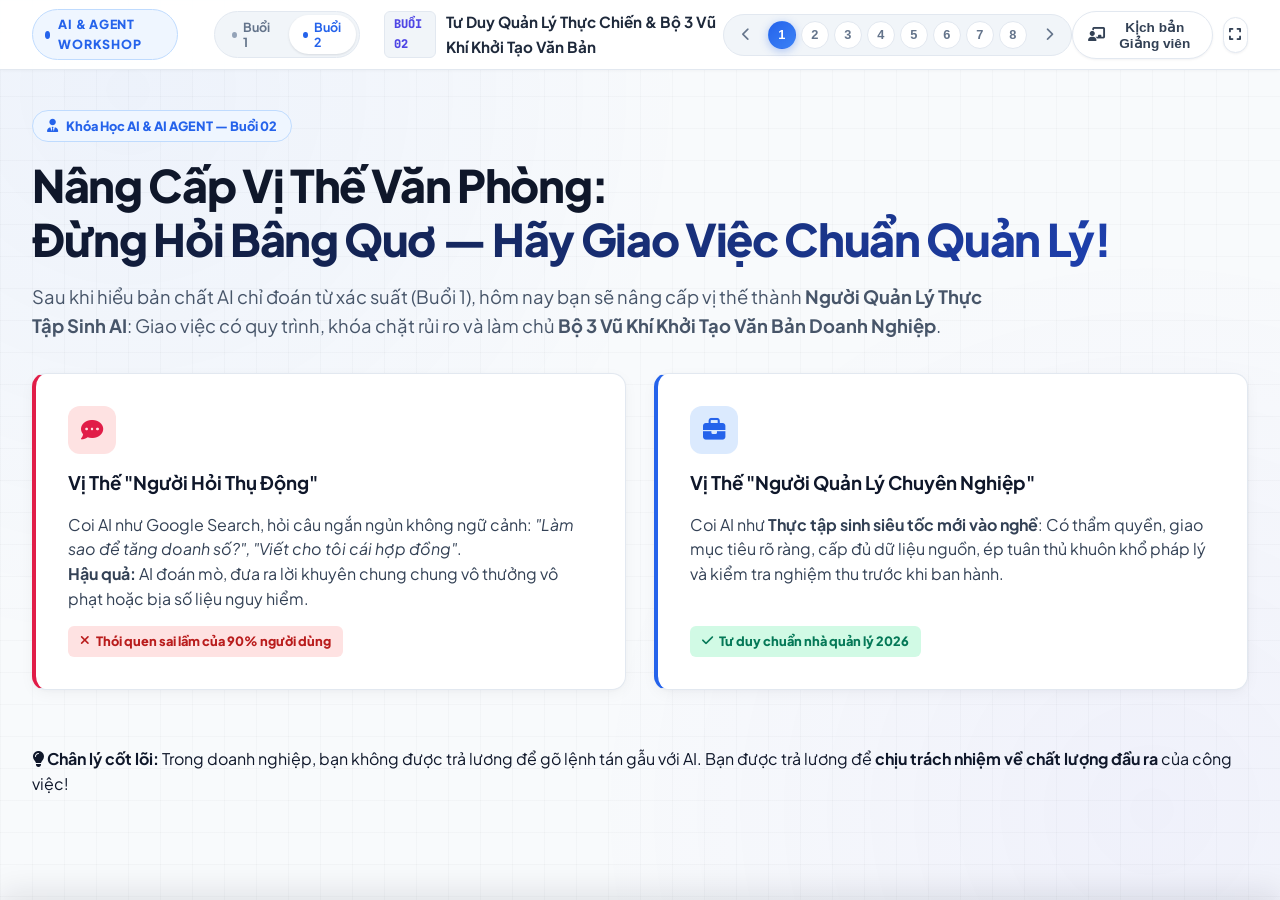
<file: buoi2.html>
<!DOCTYPE html>
<html lang="vi">
<head>
  <meta charset="UTF-8">
  <meta name="viewport" content="width=device-width, initial-scale=1.0">
  <title>Khóa Học AI & Agent - Buổi 2: Tư Duy Quản Lý & Khởi Tạo Văn Bản Doanh Nghiệp</title>
  <meta name="description" content="Bài giảng tương tác Buổi 2: Tư duy giao việc cho AI, ma trận đánh giá & kiểm soát rủi ro, cùng bộ 3 vũ khí khởi tạo văn bản hành chính thực chiến.">
  
  <!-- Google Fonts: Plus Jakarta Sans & JetBrains Mono -->
  <link rel="preconnect" href="https://fonts.googleapis.com">
  <link rel="preconnect" href="https://fonts.gstatic.com" crossorigin>
  <link href="https://fonts.googleapis.com/css2?family=JetBrains+Mono:wght@400;500;600;700&family=Plus+Jakarta+Sans:wght@400;500;600;700;800;900&display=swap" rel="stylesheet">
  
  <!-- Font Awesome Icons -->
  <link rel="stylesheet" href="https://cdnjs.cloudflare.com/ajax/libs/font-awesome/6.4.0/css/all.min.css">
  
  <!-- GSAP 3 CDN -->
  <script src="https://cdnjs.cloudflare.com/ajax/libs/gsap/3.12.5/gsap.min.js"></script>

  <!-- Stylesheet (with cache-busting version) -->
  <link rel="stylesheet" href="style.css?v=20261012_1915">

  <style>
    /* Critical CSS for Session Switcher (Bảo đảm luôn hiển thị đẹp tức thì không phụ thuộc cache) */
    .session-switcher {
      display: inline-flex !important;
      align-items: center !important;
      gap: 4px !important;
      background: #f1f5f9 !important;
      border: 1px solid #e2e8f0 !important;
      padding: 3px !important;
      border-radius: 999px !important;
      margin-left: 12px !important;
      vertical-align: middle !important;
    }
    .session-btn {
      display: inline-flex !important;
      align-items: center !important;
      gap: 6px !important;
      padding: 5px 14px !important;
      border-radius: 999px !important;
      font-size: 0.78rem !important;
      font-weight: 700 !important;
      color: #64748b !important;
      text-decoration: none !important;
      transition: all 0.2s cubic-bezier(0.16, 1, 0.3, 1) !important;
      line-height: 1.2 !important;
    }
    .session-btn:hover {
      color: #2563eb !important;
      background: rgba(255, 255, 255, 0.6) !important;
    }
    .session-btn.active {
      background: #ffffff !important;
      color: #2563eb !important;
      box-shadow: 0 1px 3px rgba(15, 23, 42, 0.08), 0 1px 2px rgba(15, 23, 42, 0.04) !important;
    }
    .session-btn .dot-indicator {
      width: 6px !important;
      height: 6px !important;
      border-radius: 50% !important;
      background: #94a3b8 !important;
      display: inline-block !important;
    }
    .session-btn.active .dot-indicator {
      background: #2563eb !important;
    }
  </style>
</head>
<body class="light-theme">
  <!-- 3D FLOATING MESH BACKGROUND -->
  <div class="mesh-bg-container" aria-hidden="true">
    <div class="mesh-orb orb-1"></div>
    <div class="mesh-orb orb-2"></div>
    <div class="mesh-orb orb-3"></div>
    <div class="mesh-grid-pattern"></div>
  </div>

  <div class="app-container">
    
    <!-- TOP NAVIGATION BAR -->
    <header class="top-nav">
      <div class="nav-left">
        <div class="brand-badge">
          <span class="pulsing-dot"></span>
          <span class="brand-text">AI & AGENT WORKSHOP</span>
        </div>
        
        <!-- BỘ CHUYỂN BUỔI HỌC (SESSION SWITCHER) -->
        <div class="session-switcher">
          <a href="index.html" class="session-btn" title="Chuyển sang Buổi 1: Giải Mã Mô Hình Hoạt Động Của AI">
            <span class="dot-indicator"></span> Buổi 1
          </a>
          <a href="buoi2.html" class="session-btn active" title="Đang ở Buổi 2: Tư Duy Quản Lý & Khởi Tạo Văn Bản">
            <span class="dot-indicator"></span> Buổi 2
          </a>
        </div>

        <div class="session-info">
          <span class="session-tag">BUỔI 02</span>
          <span class="session-title">Tư Duy Quản Lý Thực Chiến & Bộ 3 Vũ Khí Khởi Tạo Văn Bản</span>
        </div>
      </div>

      <div class="nav-center">
        <div class="slide-indicator">
          <button id="prevBtn" class="nav-btn" title="Slide trước (Phím ←)"><i class="fa-solid fa-chevron-left"></i></button>
          <div class="slide-pills" id="slidePillsContainer">
            <!-- Render dynamically via JavaScript -->
          </div>
          <button id="nextBtn" class="nav-btn" title="Slide tiếp (Phím →)"><i class="fa-solid fa-chevron-right"></i></button>
        </div>
      </div>

      <div class="nav-right">
        <button id="speakerNotesToggle" class="action-btn" title="Bật/Tắt Kịch bản Giảng viên (Phím S)">
          <i class="fa-solid fa-chalkboard-user"></i>
          <span>Kịch bản Giảng viên</span>
        </button>
        <button id="fullscreenToggle" class="action-btn icon-only" title="Toàn màn hình (Phím F)">
          <i class="fa-solid fa-expand"></i>
        </button>
      </div>
    </header>

    <!-- MAIN SLIDE STAGE -->
    <main class="presentation-stage" id="presentationStage">

      <!-- ================= SLIDE 1: MỞ ĐẦU & NÂNG CẤP VỊ THẾ ================= -->
      <section class="slide-page active" data-slide="1" id="slide-1">
        <div class="slide-content hero-slide">
          <div class="hero-header gsap-fade">
            <div class="glow-pill"><i class="fa-solid fa-user-tie"></i> Khóa Học AI & AI AGENT — Buổi 02</div>
            <h1 class="hero-title">
              Nâng Cấp Vị Thế Văn Phòng:<br>
              <span class="text-gradient">Đừng Hỏi Bâng Quơ — Hãy Giao Việc Chuẩn Quản Lý!</span>
            </h1>
            <p class="hero-subtitle">
              Sau khi hiểu bản chất AI chỉ đoán từ xác suất (Buổi 1), hôm nay bạn sẽ nâng cấp vị thế thành 
              <strong>Người Quản Lý Thực Tập Sinh AI</strong>: Giao việc có quy trình, khóa chặt rủi ro và làm chủ 
              <strong>Bộ 3 Vũ Khí Khởi Tạo Văn Bản Doanh Nghiệp</strong>.
            </p>
          </div>

          <div class="grid-2-col hero-cards">
            <!-- Thẻ Cảnh Báo: Người hỏi thụ động -->
            <div class="glass-card misconception-card gsap-stagger">
              <div class="card-icon red-glow"><i class="fa-solid fa-comment-dots"></i></div>
              <h3>Vị Thế "Người Hỏi Thụ Động"</h3>
              <p class="card-desc">
                Coi AI như Google Search, hỏi câu ngắn ngủn không ngữ cảnh: <em>"Làm sao để tăng doanh số?", "Viết cho tôi cái hợp đồng"</em>.<br>
                <strong>Hậu quả:</strong> AI đoán mò, đưa ra lời khuyên chung chung vô thưởng vô phạt hoặc bịa số liệu nguy hiểm.
              </p>
              <div class="status-tag tag-danger"><i class="fa-solid fa-xmark"></i> Thói quen sai lầm của 90% người dùng</div>
            </div>

            <!-- Thẻ Chuẩn Mực: Người quản lý thực thụ -->
            <div class="glass-card truth-card gsap-stagger">
              <div class="card-icon blue-glow"><i class="fa-solid fa-briefcase"></i></div>
              <h3>Vị Thế "Người Quản Lý Chuyên Nghiệp"</h3>
              <p class="card-desc">
                Coi AI như <strong>Thực tập sinh siêu tốc mới vào nghề</strong>: Có thẩm quyền, giao mục tiêu rõ ràng, 
                cấp đủ dữ liệu nguồn, ép tuân thủ khuôn khổ pháp lý và kiểm tra nghiệm thu trước khi ban hành.
              </p>
              <div class="status-tag tag-success"><i class="fa-solid fa-check"></i> Tư duy chuẩn nhà quản lý 2026</div>
            </div>
          </div>

          <div class="banner-box gsap-fade" style="margin-top: 1.5rem;">
            <i class="fa-solid fa-lightbulb"></i>
            <span><strong>Chân lý cốt lõi:</strong> Trong doanh nghiệp, bạn không được trả lương để gõ lệnh tán gẫu với AI. Bạn được trả lương để <strong>chịu trách nhiệm về chất lượng đầu ra</strong> của công việc!</span>
          </div>
        </div>
      </section>

      <!-- ================= SLIDE 2: BÀI 5 - BỘ 5 QUY TẮC VÀNG GIAO VIỆC ================= -->
      <section class="slide-page" data-slide="2" id="slide-2">
        <div class="slide-content">
          <div class="slide-header gsap-fade">
            <span class="slide-badge"><i class="fa-solid fa-book-open"></i> Giáo Trình Cơ Bản — Bài 5 (Trang 18 - 19)</span>
            <h2 class="slide-title">Bộ 5 Quy Tắc Vàng Giao Việc Cho AI</h2>
            <p class="slide-subtitle">Áp dụng tư duy quản lý để biến câu lệnh thành mệnh lệnh hành chính có độ chính xác 100%.</p>
          </div>

          <div class="rule-cards-grid">
            <!-- Quy tắc 1 -->
            <div class="rule-card top-row gsap-stagger">
              <div class="rule-card-header">
                <div class="card-icon blue-glow"><i class="fa-solid fa-terminal"></i></div>
                <span class="rule-badge">QUY TẮC 01</span>
              </div>
              <h4>1. Không Hiểu Ý – Chỉ Hiểu Lệnh</h4>
              <p>AI không có trực giác và không đọc được suy nghĩ của bạn. Chất lượng câu lệnh quyết định 100% kết quả đầu ra.</p>
              <div class="status-tag tag-primary">Chất lượng lệnh = Kết quả</div>
            </div>

            <!-- Quy tắc 2 -->
            <div class="rule-card top-row gsap-stagger">
              <div class="rule-card-header">
                <div class="card-icon blue-glow"><i class="fa-solid fa-arrows-split-up-and-left"></i></div>
                <span class="rule-badge">QUY TẮC 02</span>
              </div>
              <h4>2. Chuyển Từ Hỏi Sang Giao Việc</h4>
              <p>Đừng hỏi lý thuyết chung chung. Hãy trao vai trò, thẩm quyền và yêu cầu hành động như đang giao task cho nhân viên dưới quyền.</p>
              <div class="status-tag tag-primary">Người dùng là Quản lý</div>
            </div>

            <!-- Quy tắc 3 -->
            <div class="rule-card top-row gsap-stagger">
              <div class="rule-card-header">
                <div class="card-icon blue-glow"><i class="fa-solid fa-cube"></i></div>
                <span class="rule-badge">QUY TẮC 03</span>
              </div>
              <h4>3. Đủ 3 Chân Kiềng Đầu Vào</h4>
              <p>Mọi câu lệnh chuẩn văn phòng phải hội tụ đủ: <strong>Làm việc gì</strong> + <strong>Dựa trên tài liệu nào</strong> + <strong>Định dạng xuất là gì</strong>.</p>
              <div class="status-tag tag-primary">3 Chân kiềng bất biến</div>
            </div>

            <!-- Quy tắc 4 -->
            <div class="rule-card bottom-row gsap-stagger">
              <div class="rule-card-header">
                <div class="card-icon blue-glow"><i class="fa-solid fa-list-ol"></i></div>
                <span class="rule-badge">QUY TẮC 04</span>
              </div>
              <h4>4. Chia Nhỏ Việc Lớn (Multi-step)</h4>
              <p>Đừng bắt AI làm 1 lèo văn bản phức tạp. Chia theo quy trình: <em>Lập dàn ý &rarr; Dự thảo từng phần &rarr; Rà soát tối ưu</em> để loại bỏ lỗi dồn tích.</p>
              <div class="status-tag tag-primary">Từng bước luôn ít lỗi hơn</div>
            </div>

            <!-- Quy tắc 5 -->
            <div class="rule-card bottom-row gsap-stagger">
              <div class="rule-card-header">
                <div class="card-icon red-glow"><i class="fa-solid fa-clipboard-check"></i></div>
                <span class="rule-badge" style="color:var(--accent-rose); background:#fee2e2; border-color:#fecaca;">QUY TẮC 05</span>
              </div>
              <h4>5. Luôn Kiểm Tra & Nghiệm Thu Kết Quả</h4>
              <p>AI là người soạn thảo đầu tiên, con người là người ký tên chịu trách nhiệm cuối cùng. Tuyệt đối không đem văn bản chưa kiểm chứng gửi đối tác hoặc cấp trên!</p>
              <div class="status-tag tag-danger"><i class="fa-solid fa-shield"></i> Nguyên tắc an toàn tối cao</div>
            </div>
          </div>

          <div class="case-study-card gsap-fade" style="margin-top: 1.25rem;">
            <div class="case-header">
              <span class="case-tag tag-neutral"><i class="fa-solid fa-code-compare"></i> So Sánh Thực Tế Tại Văn Phòng</span>
            </div>
            <div class="grid-2-col" style="gap: 1.5rem; margin-top: 0.5rem;">
              <div style="background: #fef2f2; border: 1px solid #fecaca; border-radius: 8px; padding: 12px;">
                <strong style="color: #dc2626;"><i class="fa-solid fa-xmark"></i> Prompt Hỏi (Yếu):</strong>
                <p style="font-size: 0.88rem; color: #7f1d1d; margin-top: 4px;">"Làm thế nào để viết email báo cáo tuần cho sếp?" &rarr; AI trả lời bài học lý thuyết văn xuôi 500 từ.</p>
              </div>
              <div style="background: #f0fdf4; border: 1px solid #bbf7d0; border-radius: 8px; padding: 12px;">
                <strong style="color: #16a34a;"><i class="fa-solid fa-check"></i> Prompt Giao Việc (Chuẩn Quản Lý):</strong>
                <p style="font-size: 0.88rem; color: #14532d; margin-top: 4px;">"Đóng vai Nhân viên Marketing, hãy soạn email báo cáo kết quả tuần 1/9/2026 gửi Trưởng phòng, nêu rõ chỉ số tăng 20% tương tác và 35 leads, định dạng đúng chuẩn email doanh nghiệp." &rarr; Ra ngay mẫu email dùng được 100%!</p>
              </div>
            </div>
          </div>
        </div>
      </section>

      <!-- ================= SLIDE 3: BÀI 6 - MA TRẬN ĐÁNH GIÁ & PHẢN BIỆN AI ================= -->
      <section class="slide-page" data-slide="3" id="slide-3">
        <div class="slide-content">
          <div class="slide-header gsap-fade">
            <span class="slide-badge"><i class="fa-solid fa-shield-halved"></i> Giáo Trình Cơ Bản — Bài 6 (Trang 20 - 22)</span>
            <h2 class="slide-title">Ma Trận 6 Kỹ Thuật Đánh Giá & "Kỹ Thuật Phản Biện AI"</h2>
            <p class="slide-subtitle">Không bao giờ tin tưởng 100% — Kỹ thuật đặt câu hỏi ngược ép AI tự vạch lá tìm sâu.</p>
          </div>

          <div class="eval-cards-grid">
            <div class="eval-card gsap-stagger">
              <div class="card-icon blue-glow"><i class="fa-solid fa-magnifying-glass"></i></div>
              <h4>1. Đối Chiếu Thực Tế</h4>
              <p>So sánh nội dung với kiến thức chuyên ngành. Thấy số liệu hoặc điều khoản lạ &rarr; Bật đèn đỏ kiểm tra.</p>
            </div>
            <div class="eval-card gsap-stagger">
              <div class="card-icon blue-glow"><i class="fa-solid fa-question"></i></div>
              <h4>2. Ép AI Tự Giải Thích</h4>
              <p>Bắt AI giải thích nguồn gốc con số hoặc điều khoản. Nếu AI trả lời vòng vo &rarr; Kết quả ban đầu có vấn đề.</p>
            </div>
            <div class="eval-card featured-card gsap-stagger">
              <div class="card-icon red-glow"><i class="fa-solid fa-scale-unbalanced-flip"></i></div>
              <h4 style="color:#e11d48;">3. Kỹ Thuật Phản Biện AI ⭐</h4>
              <p>Đặt câu hỏi ngược thách thức: <em>"Văn bản này có lỗ hổng hoặc rủi ro pháp lý nào không?"</em> Ép AI tự đóng vai kiểm toán tìm lỗi.</p>
            </div>
            <div class="eval-card gsap-stagger">
              <div class="card-icon blue-glow"><i class="fa-solid fa-code-branch"></i></div>
              <h4>4. Kiểm Tra Chéo</h4>
              <p>Đưa cùng câu lệnh qua Gemini và ChatGPT để đối chiếu kết quả. Đa số giống nhau &rarr; Độ tin cậy cao.</p>
            </div>
            <div class="eval-card gsap-stagger">
              <div class="card-icon blue-glow"><i class="fa-solid fa-filter"></i></div>
              <h4>5. Soát Lại Dữ Liệu Nguồn</h4>
              <p>Kiểm tra thông tin đầu vào. Dữ liệu sai hoặc thiếu &rarr; AI chắc chắn suy diễn kết quả sai lệch.</p>
            </div>
            <div class="eval-card gsap-stagger">
              <div class="card-icon blue-glow"><i class="fa-solid fa-puzzle-piece"></i></div>
              <h4>6. Kiểm Tra Theo Module</h4>
              <p>Chia nhỏ văn bản: Kiểm tra riêng bảng số liệu, riêng điều khoản bảo mật, riêng chính sách bồi thường.</p>
            </div>
          </div>

          <!-- WIDGET TƯƠNG TÁC THỬ TÀI PHẢN BIỆN AI -->
          <div class="case-study-card gsap-fade" style="margin-top: 1.25rem;">
            <div class="case-header">
              <span class="case-tag tag-primary"><i class="fa-solid fa-flask"></i> Trải Nghiệm Tương Tác: Thử Thách Phản Biện Bản Thảo HĐLĐ</span>
            </div>
            <div style="margin-top: 0.75rem;">
              <p style="font-size: 0.9rem; color: #475569;">
                Giả sử AI vừa tạo cho bạn một Hợp đồng Lao động 12 tháng. Thay vì gửi đi ngay, hãy bấm nút dưới đây để kích hoạt câu lệnh phản biện ngược:
                <code style="background:#e2e8f0; padding:2px 6px; border-radius:4px; font-size:0.82rem;">"Hãy chỉ ra 3 rủi ro pháp lý lớn nhất trong hợp đồng này?"</code>
              </p>
              <div style="margin-top: 10px;">
                <button id="triggerChallengeBtn" class="action-btn" style="background:var(--accent-primary); color:#fff; border:none; padding:8px 18px; border-radius:8px; cursor:pointer; font-weight:700;">
                  <i class="fa-solid fa-wand-magic-sparkles"></i> Bấm để Phản Biện Thử Nghiệm Ngay
                </button>
              </div>
              <div id="challengeResponseBox" style="display:none;"></div>
            </div>
          </div>
        </div>
      </section>

      <!-- ================= SLIDE 4: BÀI 6 - QUY TRÌNH KIỂM SOÁT 4 BƯỚC ================= -->
      <section class="slide-page" data-slide="4" id="slide-4">
        <div class="slide-content">
          <div class="slide-header gsap-fade">
            <span class="slide-badge"><i class="fa-solid fa-diagram-project"></i> Giáo Trình Cơ Bản — Bài 6 (Trang 23)</span>
            <h2 class="slide-title">Quy Trình Kiểm Soát Chuẩn 4 Bước</h2>
            <p class="slide-subtitle">Triệt tiêu hoàn toàn rủi ro "lạc đề": Không cho phép AI bấm chạy khi chưa hiểu thấu đáo đề bài.</p>
          </div>

          <!-- 4 PIPELINE STEPS -->
          <div class="pipeline-container gsap-stagger">
            <div class="pipeline-card">
              <div class="step-num-badge">01</div>
              <div class="pipeline-title">Yêu Cầu Phân Tích Đề</div>
              <div class="pipeline-desc">Người dùng giao đề bài phức tạp và đính kèm lệnh cấm AI không được tự ý viết ngay.</div>
              <div class="pipeline-tag"><i class="fa-solid fa-user"></i> Quản lý ra lệnh</div>
            </div>

            <div class="pipeline-card">
              <div class="step-num-badge">02</div>
              <div class="pipeline-title">AI Mô Tả Lại Hiểu Biết</div>
              <div class="pipeline-desc">AI trình bày tóm tắt: Đã hiểu mục tiêu gì, các giả định cần có và dàn ý dự kiến.</div>
              <div class="pipeline-tag"><i class="fa-solid fa-robot"></i> AI chứng minh hiểu đề</div>
            </div>

            <div class="pipeline-card active-step">
              <div class="step-num-badge">03</div>
              <div class="pipeline-title">Người Dùng Xác Nhận</div>
              <div class="pipeline-desc">Bạn kiểm tra lại. Nếu chuẩn &rarr; Gõ <em>"ĐỒNG Ý"</em>. Nếu hiểu sai &rarr; Bổ sung ngay tại chỗ!</div>
              <div class="pipeline-tag"><i class="fa-solid fa-circle-check"></i> Chốt khóa xác nhận</div>
            </div>

            <div class="pipeline-card">
              <div class="step-num-badge">04</div>
              <div class="pipeline-title">AI Mới Thực Thi</div>
              <div class="pipeline-desc">AI bắt đầu xuất toàn văn bản hoàn chỉnh 100% chuẩn ý định, loại bỏ hoàn toàn làm lại.</div>
              <div class="pipeline-tag"><i class="fa-solid fa-file-export"></i> Đầu ra chuẩn mực</div>
            </div>
          </div>

          <!-- PROMPT KHÓA XÁC NHẬN CHUẨN THỰC CHIẾN -->
          <div class="case-study-card gsap-fade" style="margin-top: 1.5rem;">
            <div class="case-header">
              <span class="case-tag tag-primary"><i class="fa-solid fa-key"></i> Câu Lệnh Thần Chú: Prompt Khóa Xác Nhận Thực Chiến (Copy 1-Chạm)</span>
              <button class="action-btn copy-prompt-btn" data-target="promptLockCode">
                <i class="fa-solid fa-copy"></i> Sao chép Prompt
              </button>
            </div>
            <div class="code-preview" style="background:#0f172a; color:#e2e8f0; padding:1.2rem; border-radius:8px; margin-top:0.75rem;">
              <pre id="promptLockCode" style="margin:0; font-family:var(--font-mono); font-size:0.9rem; white-space:pre-wrap; line-height:1.6;">
"Tôi đang cần bạn thực hiện một nhiệm vụ quan trọng sau: [Mô tả chi tiết đề bài / dữ liệu của bạn].

TUY NHIÊN, trước khi bắt đầu viết nội dung:
1. Bạn hãy tóm tắt lại bài toán theo cách hiểu của bạn.
2. Liệt kê các giả định và cấu trúc dàn ý bạn dự định triển khai.
3. DỪNG LẠI và CHỜ TÔI GÕ 'ĐỒNG Ý' thì mới bắt đầu thực thi toàn bộ văn bản!"</pre>
            </div>
          </div>
        </div>
      </section>

      <!-- ================= SLIDE 5: THỰC CHIẾN 1 - EMAIL BÁO CÁO TUẦN (BÀI 3 MỞ RỘNG) ================= -->
      <section class="slide-page" data-slide="5" id="slide-5">
        <div class="slide-content">
          <div class="slide-header gsap-fade">
            <span class="slide-badge"><i class="fa-solid fa-envelope"></i> Giáo Trình Mở Rộng — Bài 3 (Trang 8 - 9)</span>
            <h2 class="slide-title">Vũ Khí 1: Soạn Email Doanh Nghiệp Có Đo Lường KPI</h2>
            <p class="slide-subtitle">Báo cáo tuần gửi Trưởng phòng: Cấu trúc trang trọng, số liệu định lượng và sẵn sàng gửi Gmail.</p>
          </div>

          <div class="grid-2-col" style="gap: 1.5rem; align-items: start;">
            <!-- Cột Trái: Prompt Thực Hành -->
            <div class="case-study-card gsap-stagger">
              <div class="case-header">
                <span class="case-tag tag-primary"><i class="fa-solid fa-terminal"></i> Prompt Mẫu Chuẩn Giáo Trình</span>
                <button class="action-btn copy-prompt-btn" data-target="promptEmailCode">
                  <i class="fa-solid fa-copy"></i> Sao chép
                </button>
              </div>
              <div class="code-preview" style="background:#0f172a; color:#e2e8f0; padding:1rem; border-radius:8px; margin-top:0.5rem; max-height:360px; overflow-y:auto;">
                <pre id="promptEmailCode" style="margin:0; font-family:var(--font-mono); font-size:0.83rem; white-space:pre-wrap; line-height:1.55;">
Hãy đóng vai trò là nhân viên marketing và thực hiện yêu cầu sau:
Hãy soạn email báo cáo kết quả công việc tuần gửi trưởng phòng marketing.
Thông tin:
- Người gửi: Nguyễn Văn An - Bộ phận Marketing
- Thời gian báo cáo: Tuần 1 tháng 9/2026
- Công việc đã thực hiện: Thiết kế 5 bài đăng Facebook; Viết nội dung quảng bá khóa học Excel; Hỗ trợ chạy quảng cáo.
- Kết quả định lượng: 
  + Tăng tương tác fanpage 20%
  + Thu về 35 khách hàng tiềm năng
- Yêu cầu: Văn phong chuyên nghiệp, trình bày rõ từng mục, có lời cảm ơn cuối email, đúng chuẩn email doanh nghiệp để gửi qua Gmail.</pre>
              </div>
              <div style="margin-top: 10px; font-size: 0.8rem; color: #64748b;">
                <i class="fa-solid fa-arrow-right-arrow-left"></i> <strong>Quy trình gửi:</strong> Chạy lệnh trên ChatGPT/Gemini &rarr; Copy &rarr; Dán vào Gmail kiểm tra & Gửi.
              </div>
            </div>

            <!-- Cột Phải: Mock Gmail Preview -->
            <div class="mock-email-container gsap-stagger">
              <div class="mock-email-header">
                <div class="mock-email-row">
                  <span class="mock-label">Đến:</span>
                  <span class="mock-val">truongphong.marketing@tinhocsaoviet.com</span>
                </div>
                <div class="mock-email-row">
                  <span class="mock-label">Tiêu đề:</span>
                  <span class="mock-val"><strong>[BÁO CÁO TUẦN] - Kết Quả Công Việc Marketing Tuần 1 Tháng 9/2026 - Nguyễn Văn An</strong></span>
                </div>
              </div>
              <div class="mock-email-body">
                <p>Kính gửi Anh/Chị Trưởng phòng Marketing,</p>
                <p>Em xin phép gửi báo cáo kết quả công việc của bộ phận Marketing trong Tuần 1 tháng 9/2026 như sau:</p>
                
                <h4>1. Các Công Việc Đã Triển Khai</h4>
                <ul style="margin-left: 18px;">
                  <li>Thiết kế hoàn thiện <strong>05 bài đăng Facebook</strong> theo đúng kế hoạch truyền thông.</li>
                  <li>Biên soạn chuỗi bài viết chuyên sâu giới thiệu khóa học <em>Excel Văn Phòng Thực Chiến</em>.</li>
                  <li>Phối hợp tối ưu và hỗ trợ kỹ thuật chiến dịch quảng cáo đa kênh.</li>
                </ul>

                <h4>2. Kết Quả Đo Lường Đạt Được (KPIs)</h4>
                <div style="display:flex; gap:8px; margin: 8px 0;">
                  <span class="badge-kpi"><i class="fa-solid fa-arrow-trend-up"></i> Tương tác Fanpage: +20%</span>
                  <span class="badge-kpi"><i class="fa-solid fa-user-check"></i> 35 Khách hàng tiềm năng (Leads)</span>
                </div>

                <h4>3. Kế Hoạch Trọng Tâm Tuần Tiếp Theo</h4>
                <p>Tiếp tục duy trì lịch đăng bài, đo lường tỷ lệ chuyển đổi của 35 data khách hàng và tối ưu ngân sách quảng cáo.</p>
                
                <p style="margin-top:14px;">Em xin chân thành cảm ơn sự hỗ trợ của Anh/Chị và Ban lãnh đạo!<br>
                Trân trọng,<br>
                <strong>Nguyễn Văn An</strong> - Chuyên viên Marketing</p>
              </div>
            </div>
          </div>
        </div>
      </section>

      <!-- ================= SLIDE 6: THỰC CHIẾN 2 - BÁO CÁO NGÀY 5 KHỐI (BÀI 2 MỞ RỘNG) ================= -->
      <section class="slide-page" data-slide="6" id="slide-6">
        <div class="slide-content">
          <div class="slide-header gsap-fade">
            <span class="slide-badge"><i class="fa-solid fa-file-lines"></i> Giáo Trình Mở Rộng — Bài 2 (Trang 6 - 7)</span>
            <h2 class="slide-title">Vũ Khí 2: Báo Cáo Công Việc Ngày Chuẩn 5 Khối Hành Chính</h2>
            <p class="slide-subtitle">Báo cáo công việc hằng ngày chuẩn doanh nghiệp Việt Nam: Sao chép mượt mà, không vỡ định dạng sang MS Word.</p>
          </div>

          <div class="grid-2-col" style="gap: 1.5rem; align-items: start;">
            <!-- Cột Trái: Prompt Báo Cáo Ngày -->
            <div class="case-study-card gsap-stagger">
              <div class="case-header">
                <span class="case-tag tag-primary"><i class="fa-solid fa-terminal"></i> Prompt Mẫu Chuẩn Giáo Trình</span>
                <button class="action-btn copy-prompt-btn" data-target="promptDailyReportCode">
                  <i class="fa-solid fa-copy"></i> Sao chép
                </button>
              </div>
              <div class="code-preview" style="background:#0f172a; color:#e2e8f0; padding:1rem; border-radius:8px; margin-top:0.5rem; max-height:360px; overflow-y:auto;">
                <pre id="promptDailyReportCode" style="margin:0; font-family:var(--font-mono); font-size:0.82rem; white-space:pre-wrap; line-height:1.55;">
Hãy đóng vai trò là nhân viên văn phòng chuyên nghiệp và thực hiện yêu cầu sau:
Soạn Báo Cáo Công Việc Hằng Ngày theo chuẩn hành chính – văn phòng Việt Nam.
Thông tin báo cáo:
- Thông tin nhân viên: Họ và tên: Nguyễn Văn An - Chức vụ: Nhân viên Marketing - Phòng ban: Marketing - Công ty: Trung tâm Tin Học Sao Việt
- Thời gian báo cáo: Ngày 30/05/2026
- Nội dung công việc đã thực hiện: Thiết kế 03 bài đăng Facebook khóa Excel; Viết bài Python cơ bản; Hỗ trợ tuyển sinh; Cập nhật CRM.
- Kết quả đạt được: Hoàn thành 100% bài đăng; Được duyệt; Cập nhật đủ 50 khách hàng.
- Khó khăn / vướng mắc: Thiếu hình ảnh phục vụ thiết kế; Một số thông tin khách hàng chưa đầy đủ.
- Kế hoạch ngày tiếp theo: Hoàn thiện banner; Viết bài Canva; Tiếp tục cập nhật CRM.
Yêu cầu trình bày: Tiêu đề rõ ràng, bố cục chuyên nghiệp, chia đủ 5 mục hành chính, có phần Người lập báo cáo, định dạng để sao chép trực tiếp sang Microsoft Word.</pre>
              </div>
            </div>

            <!-- Cột Phải: Mock Báo Cáo Word 5 Khối -->
            <div class="mock-word-container gsap-stagger">
              <div style="text-align: center; border-bottom: 2px solid #0f172a; padding-bottom: 10px; margin-bottom: 14px;">
                <h3 style="font-size: 1.25rem; font-weight: 800; text-transform: uppercase; margin: 0;">BÁO CÁO CÔNG VIỆC HẰNG NGÀY</h3>
                <div style="font-size: 0.88rem; font-style: italic; color: #475569; margin-top: 4px;">Ngày báo cáo: 30/05/2026 | Đơn vị: Trung tâm Tin Học Sao Việt</div>
              </div>

              <div style="font-size: 0.88rem; line-height: 1.6;">
                <p><strong>I. THÔNG TIN CHUNG:</strong> Họ tên: Nguyễn Văn An | Chức vụ: Chuyên viên Marketing | Phòng ban: Marketing</p>
                
                <p style="margin-top: 8px;"><strong>II. NỘI DUNG CÔNG VIỆC ĐÃ THỰC HIỆN:</strong></p>
                <ul style="margin-left: 20px;">
                  <li>Thiết kế hoàn chỉnh 03 bài đăng Facebook quảng bá khóa học Excel văn phòng.</li>
                  <li>Biên tập nội dung bài viết chuyên đề "Lộ trình tự học Python cơ bản cho người mới".</li>
                  <li>Hỗ trợ bộ phận Tuyển sinh giải đáp và tư vấn lộ trình học tập cho học viên mới.</li>
                  <li>Nhập liệu và cập nhật dữ liệu khách hàng tiềm năng lên hệ thống CRM.</li>
                </ul>

                <p style="margin-top: 8px;"><strong>III. KẾT QUẢ ĐẠT ĐƯỢC:</strong></p>
                <ul style="margin-left: 20px;">
                  <li>Đạt 100% tiến độ bài đăng; nội dung được Trưởng bộ phận phê duyệt không cần sửa.</li>
                  <li>Cập nhật thành công thông tin đầy đủ của <strong>50 khách hàng mới</strong> trên hệ thống CRM.</li>
                </ul>

                <p style="margin-top: 8px;"><strong>IV. KHÓ KHĂN / VƯỚNG MẮC:</strong></p>
                <ul style="margin-left: 20px; color: #b91c1c;">
                  <li>Kho tư liệu hình ảnh chất lượng cao phục vụ thiết kế còn hạn chế.</li>
                  <li>Một số liên hệ khách hàng chưa cung cấp đủ số điện thoại cá nhân.</li>
                </ul>

                <p style="margin-top: 8px;"><strong>V. KẾ HOẠCH NGÀY TIẾP THEO:</strong> Hoàn thiện bộ banner Canva, tiếp tục làm sạch dữ liệu CRM.</p>
                
                <div style="display:flex; justify-content:flex-end; margin-top: 18px; text-align:center;">
                  <div>
                    <strong>NGƯỜI LẬP BÁO CÁO</strong><br>
                    <span style="font-style:italic;">(Ký và ghi rõ họ tên)</span><br><br>
                    <strong>Nguyễn Văn An</strong>
                  </div>
                </div>
              </div>
            </div>
          </div>
        </div>
      </section>

      <!-- ================= SLIDE 7: THỰC CHIẾN 3 & TỔNG KẾT (BÀI 1 MỞ RỘNG) ================= -->
      <section class="slide-page" data-slide="7" id="slide-7">
        <div class="slide-content">
          <div class="slide-header gsap-fade">
            <span class="slide-badge"><i class="fa-solid fa-file-contract"></i> Giáo Trình Mở Rộng — Bài 1 (Trang 4 - 5) & Tổng Kết</span>
            <h2 class="slide-title">Vũ Khí 3: Hợp Đồng Lao Động & Xuất File Word (.docx)</h2>
            <p class="slide-subtitle">Master Prompt đỉnh cao đóng vai HR 15 năm kinh nghiệm: Đầy đủ căn cứ pháp lý và xuất link tải file Word.</p>
          </div>

          <div class="grid-2-col" style="gap: 1.5rem; align-items: start;">
            <!-- Cột Trái: Master Prompt HĐLĐ -->
            <div class="case-study-card gsap-stagger">
              <div class="case-header">
                <span class="case-tag tag-primary"><i class="fa-solid fa-gavel"></i> Master Prompt Hợp Đồng Lao Động</span>
                <button class="action-btn copy-prompt-btn" data-target="promptContractCode">
                  <i class="fa-solid fa-copy"></i> Sao chép
                </button>
              </div>
              <div class="code-preview" style="background:#0f172a; color:#e2e8f0; padding:1rem; border-radius:8px; margin-top:0.5rem; max-height:280px; overflow-y:auto;">
                <pre id="promptContractCode" style="margin:0; font-family:var(--font-mono); font-size:0.78rem; white-space:pre-wrap; line-height:1.5;">
Bạn là chuyên gia Hành chính Nhân sự cấp cao với hơn 15 năm kinh nghiệm, am hiểu Bộ luật Lao động Việt Nam hiện hành, các quy định về BHXH, BHYT, BHTN, thuế TNCN.
Nhiệm vụ của bạn là soạn thảo một Hợp đồng Lao động hoàn chỉnh, chuyên nghiệp, đúng chuẩn pháp lý Việt Nam.
Thông tin thực tế:
- Người sử dụng LĐ: Công ty TNHH Thương Mại ABC
- Người lao động: Trần Thị Mai - Vị trí: Nhân viên Bán hàng
- Loại hợp đồng: Xác định thời hạn 12 tháng
- Lương cơ bản: 9.000.000 VNĐ/tháng
Yêu cầu nội dung: Đầy đủ 14 điều khoản thực tế (Thời giờ làm việc, Nghỉ ngơi, Lương thưởng, BHXH, Quyền & Nghĩa vụ, Bảo mật, Chấm dứt...).
Yêu cầu xuất file: Tạo file Microsoft Word (.docx), khổ giấy A4, font Times New Roman cỡ 13, căn lề chuẩn văn bản hành chính Việt Nam, tiêu đề in hoa cỡ 18 căn giữa, có Header tên công ty, Footer số trang, bảng chữ ký cuối văn bản và cung cấp link tải file Word hoàn chỉnh.</pre>
              </div>
            </div>

            <!-- Cột Phải: Tổng Kết 3 Chân Lý & Thử Thách Về Nhà -->
            <div class="glass-card truth-card gsap-stagger">
              <div class="card-icon blue-glow"><i class="fa-solid fa-trophy"></i></div>
              <h3>3 Chân Lý Khắc Cốt Ghi Tâm Buổi 02</h3>
              <ul style="margin: 8px 0 12px 18px; font-size: 0.9rem; color: #334155; line-height: 1.6;">
                <li><strong>1. Bạn là Quản lý, AI là Thực tập sinh:</strong> Không bao giờ hỏi đáp vu vơ; ra lệnh có mục tiêu, dữ liệu và định dạng.</li>
                <li><strong>2. Quy trình kiểm soát 4 bước:</strong> Luôn khóa xác nhận trước khi AI viết và dùng "Câu hỏi ngược" để phản biện bản thảo.</li>
                <li><strong>3. Chuẩn hóa thể thức hành chính:</strong> Văn bản doanh nghiệp phải có số liệu đo lường định lượng và sẵn sàng xuất file Word (.docx).</li>
              </ul>

              <div style="background:#eff6ff; border:1px solid #bfdbfe; border-radius:8px; padding:12px;">
                <div style="display:flex; justify-content:space-between; align-items:center;">
                  <strong style="color:var(--accent-primary);"><i class="fa-solid fa-house-laptop"></i> Thử Thách Thực Chiến Về Nhà:</strong>
                  <button class="action-btn copy-prompt-btn" data-target="homeworkCode" style="padding:4px 10px; font-size:0.75rem;">
                    <i class="fa-solid fa-copy"></i> Copy đề bài
                  </button>
                </div>
                <p id="homeworkCode" style="font-size:0.83rem; color:#1e40af; margin-top:6px; line-height:1.5;">
                  Chọn 1 tài liệu thực tế tại chính phòng ban của bạn (Email đề xuất tăng ngân sách, Báo cáo công việc tuần, hoặc Hợp đồng dịch vụ). Áp dụng kỹ thuật: "Phân vai chuyên gia + Quy trình kiểm soát 4 bước + Phản biện lỗ hổng" để tạo ra văn bản hoàn thiện và nộp bài tập.
                </p>
              </div>
            </div>
          </div>
        </div>
      </section>

      <!-- ================= SLIDE 8: BÀI TẬP THỰC CHIẾN - 5 TÌNH HUỐNG DOANH NGHIỆP ================= -->
      <section class="slide-page" data-slide="8" id="slide-8">
        <div class="slide-content">
          <div class="slide-header gsap-fade">
            <span class="slide-badge"><i class="fa-solid fa-graduation-cap"></i> BÀI TẬP THỰC CHIẾN TỔNG HỢP (BUỔI 02)</span>
            <h2 class="slide-title">5 Bài Tập Tình Huống Doanh Nghiệp Thực Tế</h2>
            <p class="slide-subtitle">Vận dụng toàn diện Tư duy Quản lý (Bài 5, 6 CB) & Bộ 3 Vũ khí Văn bản (Bài 1, 2, 3 MR) để xử lý 5 bài toán công sở hóc búa.</p>
          </div>

          <!-- THANH CHỌN TÌNH HUỐNG (5 TABS) -->
          <div class="exercise-nav gsap-fade">
            <button class="exercise-tab-btn active" data-tab="exPane1">
              <i class="fa-solid fa-headset"></i> Tình Huống 1: CSKH Khiếu Nại
            </button>
            <button class="exercise-tab-btn" data-tab="exPane2">
              <i class="fa-solid fa-chart-pie"></i> Tình Huống 2: Đề Án Chi Phí Q4
            </button>
            <button class="exercise-tab-btn" data-tab="exPane3">
              <i class="fa-solid fa-shield-virus"></i> Tình Huống 3: Phản Biện Quy Chế KPI
            </button>
            <button class="exercise-tab-btn" data-tab="exPane4">
              <i class="fa-solid fa-video"></i> Tình Huống 4: Báo Cáo Sự Cố Webinar
            </button>
            <button class="exercise-tab-btn" data-tab="exPane5">
              <i class="fa-solid fa-handshake"></i> Tình Huống 5: Hợp Đồng Agency Ads
            </button>
          </div>

          <!-- NỘI DUNG TỪNG TÌNH HUỐNG -->
          <!-- PANE 1 -->
          <div class="exercise-pane active" id="exPane1">
            <div class="grid-2-col" style="gap: 1.5rem; align-items: start;">
              <div class="exercise-meta-box">
                <div class="exercise-badge-title">
                  <i class="fa-solid fa-bullseye"></i> Tình Huống 1: Khủng Hoảng Khiếu Nại Khách VIP
                </div>
                <div style="font-size:0.92rem; color:#334155; line-height:1.6;">
                  <strong>Bối cảnh thực tế:</strong> Bạn là Trưởng nhóm CSKH. Đơn quà tặng sinh nhật ngày 10/10 của một khách hàng VIP bị giao trễ 3 ngày. Khách hàng bức xúc tột cùng, đòi hoàn tiền và dọa đăng bài tẩy chay.<br><br>
                  <strong>Mục tiêu giao việc:</strong> Giao việc cho AI xây dựng kịch bản gọi điện thoại xin lỗi chân thành và bảng đề xuất các phương án đền bù thỏa đáng để giữ chân khách hàng.
                </div>
                <div style="background:#eff6ff; border:1px solid #bfdbfe; border-radius:8px; padding:10px; font-size:0.85rem; color:#1e40af;">
                  <i class="fa-solid fa-lightbulb"></i> <strong>Công thức chuẩn:</strong> [Vai trò CSKH] + [Bối cảnh sự cố cụ thể] + [Kịch bản 3 bước & Bảng đền bù].
                </div>
              </div>

              <div class="case-study-card">
                <div class="case-header">
                  <span class="case-tag tag-primary"><i class="fa-solid fa-terminal"></i> Prompt Chuẩn Doanh Nghiệp (Copy 1-Chạm)</span>
                  <button class="action-btn copy-prompt-btn" data-target="promptEx1Code">
                    <i class="fa-solid fa-copy"></i> Sao chép
                  </button>
                </div>
                <div class="code-preview" style="background:#0f172a; color:#e2e8f0; padding:1.2rem; border-radius:8px; margin-top:0.5rem; max-height:280px; overflow-y:auto;">
                  <pre id="promptEx1Code" style="margin:0; font-family:var(--font-mono); font-size:0.90rem; white-space:pre-wrap; line-height:1.65;">
Đóng vai Trưởng nhóm CSKH, hãy xử lý sự cố giao trễ đơn quà sinh nhật 3 ngày của khách VIP:

1. Soạn kịch bản gọi điện thoại xin lỗi chân thành (thể hiện sự đồng cảm, nhận trách nhiệm rõ ràng và giải thích nguyên nhân ngắn gọn).
2. Đề xuất bảng phương án đền bù thỏa đáng (voucher giảm giá, quà tặng bù đắp, miễn phí vận chuyển cho các đơn sau).

Yêu cầu: Văn phong khéo léo, ưu tiên làm dịu bức xúc và giữ chân khách hàng, định dạng bảng rõ ràng.</pre>
                </div>
              </div>
            </div>
          </div>

          <!-- PANE 2 -->
          <div class="exercise-pane" id="exPane2">
            <div class="grid-2-col" style="gap: 1.5rem; align-items: start;">
              <div class="exercise-meta-box">
                <div class="exercise-badge-title">
                  <i class="fa-solid fa-bullseye"></i> Tình Huống 2: Đề Án Cắt Giảm Chi Phí Q4 (Khóa Xác Nhận)
                </div>
                <div style="font-size:0.92rem; color:#334155; line-height:1.6;">
                  <strong>Bối cảnh thực tế:</strong> Ban Giám đốc yêu cầu bạn xây dựng Đề án cắt giảm 15% chi phí vận hành (OPEX) Quý 4. Điều kiện ràng buộc tiên quyết: Tuyệt đối không giảm lương và không sa thải nhân sự.<br><br>
                  <strong>Mục tiêu giao việc:</strong> Áp dụng kỹ thuật Khóa xác nhận để AI tóm tắt các nhóm chi phí tiềm năng và dàn ý đề án, DỪNG LẠI chờ bạn duyệt rồi mới triển khai chi tiết.
                </div>
                <div style="background:#eff6ff; border:1px solid #bfdbfe; border-radius:8px; padding:10px; font-size:0.85rem; color:#1e40af;">
                  <i class="fa-solid fa-lightbulb"></i> <strong>Công thức chuẩn:</strong> [Mục tiêu bài toán] + [Ràng buộc không được phạm] + [Lệnh khóa xác nhận 2 bước].
                </div>
              </div>

              <div class="case-study-card">
                <div class="case-header">
                  <span class="case-tag tag-primary"><i class="fa-solid fa-terminal"></i> Prompt Chuẩn Doanh Nghiệp (Copy 1-Chạm)</span>
                  <button class="action-btn copy-prompt-btn" data-target="promptEx2Code">
                    <i class="fa-solid fa-copy"></i> Sao chép
                  </button>
                </div>
                <div class="code-preview" style="background:#0f172a; color:#e2e8f0; padding:1.2rem; border-radius:8px; margin-top:0.5rem; max-height:280px; overflow-y:auto;">
                  <pre id="promptEx2Code" style="margin:0; font-family:var(--font-mono); font-size:0.90rem; white-space:pre-wrap; line-height:1.65;">
Tôi cần xây dựng Đề án cắt giảm 15% chi phí vận hành (OPEX) Quý 4.
Ràng buộc quan trọng: Tuyệt đối không sa thải nhân viên và không cắt giảm lương thưởng.

Quy tắc thực hiện:
- Bước 1: Hãy tóm tắt lại các nhóm chi phí tiềm năng có thể tối ưu và dàn ý chính của đề án.
- Bước 2: DỪNG LẠI và chờ tôi xác nhận duyệt dàn ý thì mới bắt đầu viết nội dung chi tiết.</pre>
                </div>
              </div>
            </div>
          </div>

          <!-- PANE 3 -->
          <div class="exercise-pane" id="exPane3">
            <div class="grid-2-col" style="gap: 1.5rem; align-items: start;">
              <div class="exercise-meta-box">
                <div class="exercise-badge-title">
                  <i class="fa-solid fa-bullseye"></i> Tình Huống 3: Phản Biện Quy Chế Thưởng Nóng (Tìm Kẽ Hở)
                </div>
                <div style="font-size:0.92rem; color:#334155; line-height:1.6;">
                  <strong>Bối cảnh thực tế:</strong> Khối Kinh doanh dự thảo quy chế: <em>"Nhân viên đạt doanh số trên 200 triệu/tháng sẽ được thưởng nóng 10% doanh thu thuần, thanh toán ngay vào ngày 5 tháng sau"</em>.<br><br>
                  <strong>Mục tiêu giao việc:</strong> Ép AI đóng vai Kiểm soát nội bộ thực hiện phản biện ngược, chỉ ra các kẽ hở gian lận và đề xuất điều khoản bảo vệ tài chính doanh nghiệp.
                </div>
                <div style="background:#eff6ff; border:1px solid #bfdbfe; border-radius:8px; padding:10px; font-size:0.85rem; color:#1e40af;">
                  <i class="fa-solid fa-lightbulb"></i> <strong>Công thức chuẩn:</strong> [Vai trò Kiểm soát] + [Dự thảo quy chế] + [Yêu cầu vạch 3 kẽ hở & viết 3 điều khoản bịt lỗ hổng].
                </div>
              </div>

              <div class="case-study-card">
                <div class="case-header">
                  <span class="case-tag tag-primary"><i class="fa-solid fa-terminal"></i> Prompt Chuẩn Doanh Nghiệp (Copy 1-Chạm)</span>
                  <button class="action-btn copy-prompt-btn" data-target="promptEx3Code">
                    <i class="fa-solid fa-copy"></i> Sao chép
                  </button>
                </div>
                <div class="code-preview" style="background:#0f172a; color:#e2e8f0; padding:1.2rem; border-radius:8px; margin-top:0.5rem; max-height:280px; overflow-y:auto;">
                  <pre id="promptEx3Code" style="margin:0; font-family:var(--font-mono); font-size:0.90rem; white-space:pre-wrap; line-height:1.65;">
Đóng vai trò Kiểm soát nội bộ, hãy thẩm định dự thảo quy chế thưởng sau:
"Nhân viên đạt doanh số trên 200 triệu/tháng sẽ được thưởng nóng ngay 10% doanh thu thuần vào ngày 5 tháng sau."

Nhiệm vụ phản biện:
1. Chỉ ra 3 kẽ hở hoặc rủi ro trục lợi lớn nhất (hợp đồng ảo hủy đơn sau nhận thưởng, nợ xấu, ghi nhận doanh thu non).
2. Đề xuất 3 điều khoản bổ sung cụ thể để bịt kín các rủi ro trên trước khi trình Ban Giám Đốc.</pre>
                </div>
              </div>
            </div>
          </div>

          <!-- PANE 4 -->
          <div class="exercise-pane" id="exPane4">
            <div class="grid-2-col" style="gap: 1.5rem; align-items: start;">
              <div class="exercise-meta-box">
                <div class="exercise-badge-title">
                  <i class="fa-solid fa-bullseye"></i> Tình Huống 4: Email Báo Cáo Sự Cố Webinar
                </div>
                <div style="font-size:0.92rem; color:#334155; line-height:1.6;">
                  <strong>Bối cảnh thực tế:</strong> Bạn chủ trì Webinar bán hàng: Chi phí 5.000.000đ, 120 khách tham dự, chốt được 28 học viên (doanh thu 56.000.000đ). Nhưng 10 phút đầu bị rè micro khiến 15 người thoát ra sớm.<br><br>
                  <strong>Mục tiêu giao việc:</strong> Soạn email báo cáo trung thực, phân tách rõ ràng Kết quả định lượng - Sự cố phát sinh - Giải pháp khắc phục để gửi Giám đốc.
                </div>
                <div style="background:#eff6ff; border:1px solid #bfdbfe; border-radius:8px; padding:10px; font-size:0.85rem; color:#1e40af;">
                  <i class="fa-solid fa-lightbulb"></i> <strong>Công thức chuẩn:</strong> [Vai trò Marketing] + [Số liệu định lượng & Sự cố] + [Cấu trúc 3 phần chuẩn email công sở].
                </div>
              </div>

              <div class="case-study-card">
                <div class="case-header">
                  <span class="case-tag tag-primary"><i class="fa-solid fa-terminal"></i> Prompt Chuẩn Doanh Nghiệp (Copy 1-Chạm)</span>
                  <button class="action-btn copy-prompt-btn" data-target="promptEx4Code">
                    <i class="fa-solid fa-copy"></i> Sao chép
                  </button>
                </div>
                <div class="code-preview" style="background:#0f172a; color:#e2e8f0; padding:1.2rem; border-radius:8px; margin-top:0.5rem; max-height:280px; overflow-y:auto;">
                  <pre id="promptEx4Code" style="margin:0; font-family:var(--font-mono); font-size:0.90rem; white-space:pre-wrap; line-height:1.65;">
Đóng vai Trưởng nhóm Marketing, hãy soạn email báo cáo kết quả Webinar gửi Giám đốc:
- Dữ liệu thực tế: Chi phí 5.000.000đ | Người tham dự: 120 | Chốt đơn khóa học: 28 (Doanh thu: 56.000.000đ).
- Sự cố kỹ thuật: 10 phút đầu bị rè micro khiến 15 người rời phòng sớm.
- Hành động xử lý: Đã gửi video recap kèm voucher ưu đãi 15%, chuyển đổi thêm được 4 khách hàng.

Yêu cầu: Tiêu đề email chuẩn quy chuẩn, văn phong công sở trang trọng, tách bạch rõ Kết quả - Sự cố - Giải pháp.</pre>
                </div>
              </div>
            </div>
          </div>

          <!-- PANE 5 -->
          <div class="exercise-pane" id="exPane5">
            <div class="grid-2-col" style="gap: 1.5rem; align-items: start;">
              <div class="exercise-meta-box">
                <div class="exercise-badge-title">
                  <i class="fa-solid fa-bullseye"></i> Tình Huống 5: Hợp Đồng Thuê Agency Chạy Ads
                </div>
                <div style="font-size:0.92rem; color:#334155; line-height:1.6;">
                  <strong>Bối cảnh thực tế:</strong> Công ty TNHH Bán Lẻ Nova thuê Agency X chạy quảng cáo trong 6 tháng, ngân sách phí dịch vụ 30 triệu/tháng. Yêu cầu bảo mật tuyệt đối tệp khách hàng và cam kết chỉ số CPA.<br><br>
                  <strong>Mục tiêu giao việc:</strong> Yêu cầu AI soạn thảo bản hợp đồng dịch vụ chuẩn thể thức pháp lý Việt Nam, có bảng điều khoản và chữ ký đầy đủ để xuất sang Microsoft Word.
                </div>
                <div style="background:#eff6ff; border:1px solid #bfdbfe; border-radius:8px; padding:10px; font-size:0.85rem; color:#1e40af;">
                  <i class="fa-solid fa-lightbulb"></i> <strong>Công thức chuẩn:</strong> [Vai trò Pháp chế] + [Thông tin 2 bên & Thỏa thuận kinh tế] + [Điều khoản bảo mật & Xuất Word].
                </div>
              </div>

              <div class="case-study-card">
                <div class="case-header">
                  <span class="case-tag tag-primary"><i class="fa-solid fa-terminal"></i> Prompt Chuẩn Doanh Nghiệp (Copy 1-Chạm)</span>
                  <button class="action-btn copy-prompt-btn" data-target="promptEx5Code">
                    <i class="fa-solid fa-copy"></i> Sao chép
                  </button>
                </div>
                <div class="code-preview" style="background:#0f172a; color:#e2e8f0; padding:1.2rem; border-radius:8px; margin-top:0.5rem; max-height:280px; overflow-y:auto;">
                  <pre id="promptEx5Code" style="margin:0; font-family:var(--font-mono); font-size:0.90rem; white-space:pre-wrap; line-height:1.65;">
Đóng vai Chuyên viên Pháp chế, hãy soạn Hợp đồng dịch vụ Marketing & Quảng cáo:
- Bên A: Công ty TNHH Bán Lẻ Nova (Bên thuê).
- Bên B: Công ty Truyền Thông Agency X (Bên thực hiện).
- Thời hạn hợp đồng: 06 tháng | Phí dịch vụ: 30.000.000 VNĐ/tháng.
- Điều khoản bắt buộc: Cam kết chỉ số chi phí trên đơn hàng (CPA) và Bảo mật tuyệt đối tệp dữ liệu khách hàng.

Yêu cầu: Soạn đầy đủ các điều khoản pháp lý, bảng thông tin 2 bên và chữ ký để copy hoàn chỉnh sang Microsoft Word.</pre>
                </div>
              </div>
            </div>
          </div>

        </div>
      </section>

    </main>

    <!-- SPEAKER NOTES TELEPROMPTER DRAWER (PHÍM S) -->
    <aside class="speaker-drawer" id="speakerDrawer" aria-label="Kịch bản giảng viên">
      <div class="drawer-header">
        <div class="drawer-title">
          <i class="fa-solid fa-chalkboard-user"></i>
          <span>Kịch Bản Sư Phạm Giảng Viên (Buổi 02)</span>
        </div>
        <div class="drawer-actions">
          <span class="drawer-slide-tag" id="drawerSlideTag">Slide 1 / 8</span>
          <button id="closeDrawerBtn" class="close-drawer-btn" title="Đóng ngăn kéo (Phím S)"><i class="fa-solid fa-xmark"></i></button>
        </div>
      </div>
      <div class="drawer-content" id="drawerContent">
        <!-- Render dynamically via JavaScript -->
      </div>
    </aside>

  </div>

  <!-- SCRIPT -->
  <script src="buoi2.js?v=20261011_2215"></script>
</body>
</html>
</file>
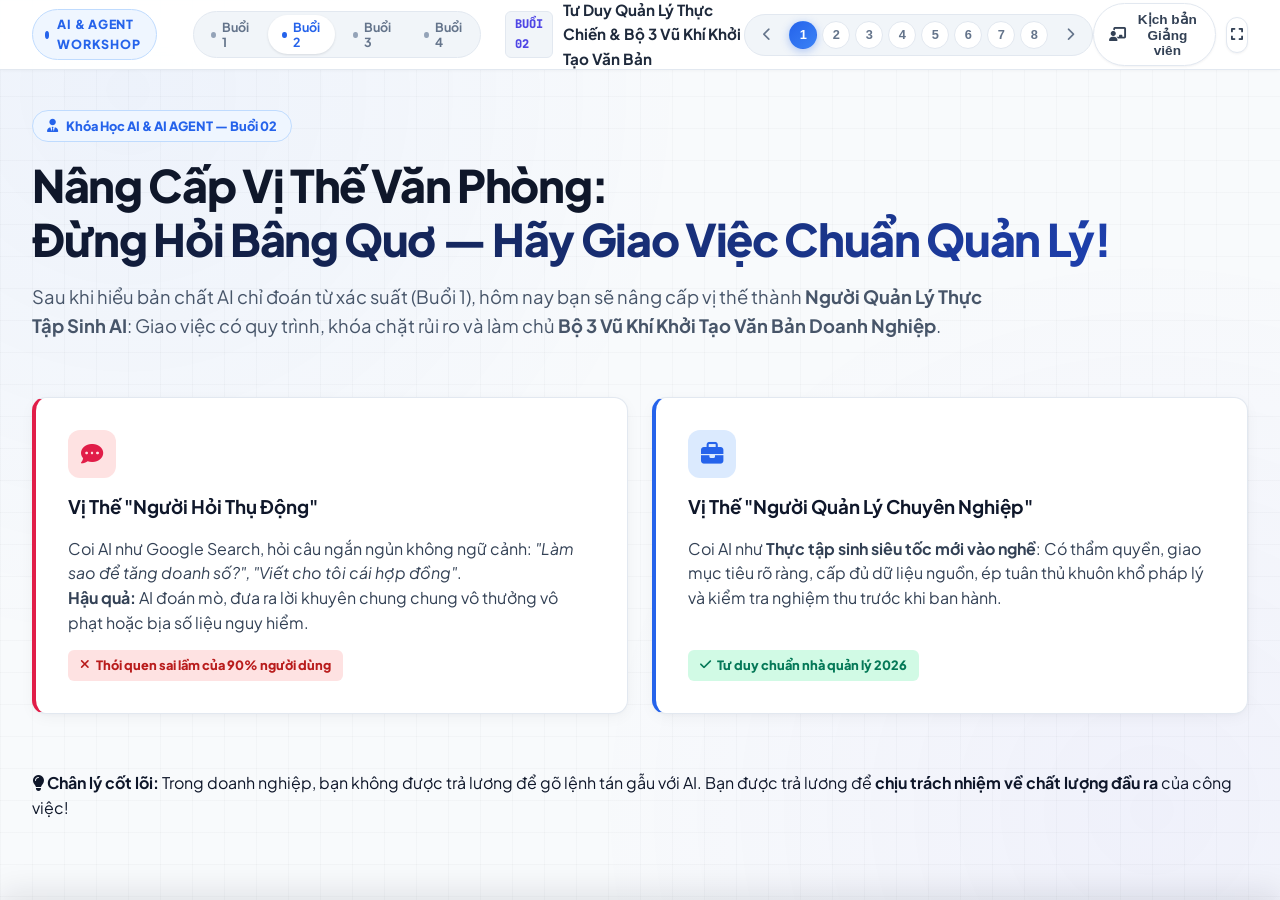
<file: Giao_dien/buoi2.html>
<!DOCTYPE html>
<html lang="vi">
<head>
  <meta charset="UTF-8">
  <meta name="viewport" content="width=device-width, initial-scale=1.0">
  <title>Khóa Học AI & Agent - Buổi 2: Tư Duy Quản Lý & Khởi Tạo Văn Bản Doanh Nghiệp</title>
  <meta name="description" content="Bài giảng tương tác Buổi 2: Tư duy giao việc cho AI, ma trận đánh giá & kiểm soát rủi ro, cùng bộ 3 vũ khí khởi tạo văn bản hành chính thực chiến.">
  
  <!-- Google Fonts: Plus Jakarta Sans & JetBrains Mono -->
  <link rel="preconnect" href="https://fonts.googleapis.com">
  <link rel="preconnect" href="https://fonts.gstatic.com" crossorigin>
  <link href="https://fonts.googleapis.com/css2?family=JetBrains+Mono:wght@400;500;600;700&family=Plus+Jakarta+Sans:wght@400;500;600;700;800;900&display=swap" rel="stylesheet">
  
  <!-- Font Awesome Icons -->
  <link rel="stylesheet" href="https://cdnjs.cloudflare.com/ajax/libs/font-awesome/6.4.0/css/all.min.css">
  
  <!-- GSAP 3 CDN -->
  <script src="https://cdnjs.cloudflare.com/ajax/libs/gsap/3.12.5/gsap.min.js"></script>

  <!-- Stylesheet (with cache-busting version) -->
  <link rel="stylesheet" href="style.css?v=20261012_1915">

  <style>
    /* Critical CSS for Session Switcher (Bảo đảm luôn hiển thị đẹp tức thì không phụ thuộc cache) */
    .session-switcher {
      display: inline-flex !important;
      align-items: center !important;
      gap: 4px !important;
      background: #f1f5f9 !important;
      border: 1px solid #e2e8f0 !important;
      padding: 3px !important;
      border-radius: 999px !important;
      margin-left: 12px !important;
      vertical-align: middle !important;
    }
    .session-btn {
      display: inline-flex !important;
      align-items: center !important;
      gap: 6px !important;
      padding: 5px 14px !important;
      border-radius: 999px !important;
      font-size: 0.78rem !important;
      font-weight: 700 !important;
      color: #64748b !important;
      text-decoration: none !important;
      transition: all 0.2s cubic-bezier(0.16, 1, 0.3, 1) !important;
      line-height: 1.2 !important;
    }
    .session-btn:hover {
      color: #2563eb !important;
      background: rgba(255, 255, 255, 0.6) !important;
    }
    .session-btn.active {
      background: #ffffff !important;
      color: #2563eb !important;
      box-shadow: 0 1px 3px rgba(15, 23, 42, 0.08), 0 1px 2px rgba(15, 23, 42, 0.04) !important;
    }
    .session-btn .dot-indicator {
      width: 6px !important;
      height: 6px !important;
      border-radius: 50% !important;
      background: #94a3b8 !important;
      display: inline-block !important;
    }
    .session-btn.active .dot-indicator {
      background: #2563eb !important;
    }
  </style>
</head>
<body class="light-theme">
  <!-- 3D FLOATING MESH BACKGROUND -->
  <div class="mesh-bg-container" aria-hidden="true">
    <div class="mesh-orb orb-1"></div>
    <div class="mesh-orb orb-2"></div>
    <div class="mesh-orb orb-3"></div>
    <div class="mesh-grid-pattern"></div>
  </div>

  <div class="app-container">
    
    <!-- TOP NAVIGATION BAR -->
    <header class="top-nav">
      <div class="nav-left">
        <div class="brand-badge">
          <span class="pulsing-dot"></span>
          <span class="brand-text">AI & AGENT WORKSHOP</span>
        </div>
        
        <!-- BỘ CHUYỂN BUỔI HỌC (SESSION SWITCHER) -->
        <div class="session-switcher">
          <a href="index.html" class="session-btn" title="Chuyển sang Buổi 1: Giải Mã Mô Hình Hoạt Động Của AI">
            <span class="dot-indicator"></span> Buổi 1
          </a>
          <a href="buoi2.html" class="session-btn active" title="Đang ở Buổi 2: Tư Duy Quản Lý & Khởi Tạo Văn Bản">
            <span class="dot-indicator"></span> Buổi 2
          </a>
          <a href="buoi3.html" class="session-btn" title="Chuyển sang Buổi 3: Google NotebookLM & Xử Lý Đa Phương Tiện">
            <span class="dot-indicator"></span> Buổi 3
          </a>
          <a href="buoi4.html" class="session-btn" title="Chuyển sang Buổi 4: Tự Động Hóa Google Sheets Với Google Cloud API & Biểu Đồ 3D">
            <span class="dot-indicator"></span> Buổi 4
          </a>
        </div>

        <div class="session-info">
          <span class="session-tag">BUỔI 02</span>
          <span class="session-title">Tư Duy Quản Lý Thực Chiến & Bộ 3 Vũ Khí Khởi Tạo Văn Bản</span>
        </div>
      </div>

      <div class="nav-center">
        <div class="slide-indicator">
          <button id="prevBtn" class="nav-btn" title="Slide trước (Phím ←)"><i class="fa-solid fa-chevron-left"></i></button>
          <div class="slide-pills" id="slidePillsContainer">
            <!-- Render dynamically via JavaScript -->
          </div>
          <button id="nextBtn" class="nav-btn" title="Slide tiếp (Phím →)"><i class="fa-solid fa-chevron-right"></i></button>
        </div>
      </div>

      <div class="nav-right">
        <button id="speakerNotesToggle" class="action-btn" title="Bật/Tắt Kịch bản Giảng viên (Phím S)">
          <i class="fa-solid fa-chalkboard-user"></i>
          <span>Kịch bản Giảng viên</span>
        </button>
        <button id="fullscreenToggle" class="action-btn icon-only" title="Toàn màn hình (Phím F)">
          <i class="fa-solid fa-expand"></i>
        </button>
      </div>
    </header>

    <!-- MAIN SLIDE STAGE -->
    <main class="presentation-stage" id="presentationStage">

      <!-- ================= SLIDE 1: MỞ ĐẦU & NÂNG CẤP VỊ THẾ ================= -->
      <section class="slide-page active" data-slide="1" id="slide-1">
        <div class="slide-content hero-slide">
          <div class="hero-header gsap-fade">
            <div class="glow-pill"><i class="fa-solid fa-user-tie"></i> Khóa Học AI & AI AGENT — Buổi 02</div>
            <h1 class="hero-title">
              Nâng Cấp Vị Thế Văn Phòng:<br>
              <span class="text-gradient">Đừng Hỏi Bâng Quơ — Hãy Giao Việc Chuẩn Quản Lý!</span>
            </h1>
            <p class="hero-subtitle">
              Sau khi hiểu bản chất AI chỉ đoán từ xác suất (Buổi 1), hôm nay bạn sẽ nâng cấp vị thế thành 
              <strong>Người Quản Lý Thực Tập Sinh AI</strong>: Giao việc có quy trình, khóa chặt rủi ro và làm chủ 
              <strong>Bộ 3 Vũ Khí Khởi Tạo Văn Bản Doanh Nghiệp</strong>.
            </p>
          </div>

          <div class="grid-2-col hero-cards">
            <!-- Thẻ Cảnh Báo: Người hỏi thụ động -->
            <div class="glass-card misconception-card gsap-stagger">
              <div class="card-icon red-glow"><i class="fa-solid fa-comment-dots"></i></div>
              <h3>Vị Thế "Người Hỏi Thụ Động"</h3>
              <p class="card-desc">
                Coi AI như Google Search, hỏi câu ngắn ngủn không ngữ cảnh: <em>"Làm sao để tăng doanh số?", "Viết cho tôi cái hợp đồng"</em>.<br>
                <strong>Hậu quả:</strong> AI đoán mò, đưa ra lời khuyên chung chung vô thưởng vô phạt hoặc bịa số liệu nguy hiểm.
              </p>
              <div class="status-tag tag-danger"><i class="fa-solid fa-xmark"></i> Thói quen sai lầm của 90% người dùng</div>
            </div>

            <!-- Thẻ Chuẩn Mực: Người quản lý thực thụ -->
            <div class="glass-card truth-card gsap-stagger">
              <div class="card-icon blue-glow"><i class="fa-solid fa-briefcase"></i></div>
              <h3>Vị Thế "Người Quản Lý Chuyên Nghiệp"</h3>
              <p class="card-desc">
                Coi AI như <strong>Thực tập sinh siêu tốc mới vào nghề</strong>: Có thẩm quyền, giao mục tiêu rõ ràng, 
                cấp đủ dữ liệu nguồn, ép tuân thủ khuôn khổ pháp lý và kiểm tra nghiệm thu trước khi ban hành.
              </p>
              <div class="status-tag tag-success"><i class="fa-solid fa-check"></i> Tư duy chuẩn nhà quản lý 2026</div>
            </div>
          </div>

          <div class="banner-box gsap-fade" style="margin-top: 1.5rem;">
            <i class="fa-solid fa-lightbulb"></i>
            <span><strong>Chân lý cốt lõi:</strong> Trong doanh nghiệp, bạn không được trả lương để gõ lệnh tán gẫu với AI. Bạn được trả lương để <strong>chịu trách nhiệm về chất lượng đầu ra</strong> của công việc!</span>
          </div>
        </div>
      </section>

      <!-- ================= SLIDE 2: BÀI 5 - BỘ 5 QUY TẮC VÀNG GIAO VIỆC ================= -->
      <section class="slide-page" data-slide="2" id="slide-2">
        <div class="slide-content">
          <div class="slide-header gsap-fade">
            <span class="slide-badge"><i class="fa-solid fa-book-open"></i> Giáo Trình Cơ Bản — Bài 5 (Trang 18 - 19)</span>
            <h2 class="slide-title">Bộ 5 Quy Tắc Vàng Giao Việc Cho AI</h2>
            <p class="slide-subtitle">Áp dụng tư duy quản lý để biến câu lệnh thành mệnh lệnh hành chính có độ chính xác 100%.</p>
          </div>

          <div class="rule-cards-grid">
            <!-- Quy tắc 1 -->
            <div class="rule-card top-row gsap-stagger">
              <div class="rule-card-header">
                <div class="card-icon blue-glow"><i class="fa-solid fa-terminal"></i></div>
                <span class="rule-badge">QUY TẮC 01</span>
              </div>
              <h4>1. Không Hiểu Ý – Chỉ Hiểu Lệnh</h4>
              <p>AI không có trực giác và không đọc được suy nghĩ của bạn. Chất lượng câu lệnh quyết định 100% kết quả đầu ra.</p>
              <div class="status-tag tag-primary">Chất lượng lệnh = Kết quả</div>
            </div>

            <!-- Quy tắc 2 -->
            <div class="rule-card top-row gsap-stagger">
              <div class="rule-card-header">
                <div class="card-icon blue-glow"><i class="fa-solid fa-arrows-split-up-and-left"></i></div>
                <span class="rule-badge">QUY TẮC 02</span>
              </div>
              <h4>2. Chuyển Từ Hỏi Sang Giao Việc</h4>
              <p>Đừng hỏi lý thuyết chung chung. Hãy trao vai trò, thẩm quyền và yêu cầu hành động như đang giao task cho nhân viên dưới quyền.</p>
              <div class="status-tag tag-primary">Người dùng là Quản lý</div>
            </div>

            <!-- Quy tắc 3 -->
            <div class="rule-card top-row gsap-stagger">
              <div class="rule-card-header">
                <div class="card-icon blue-glow"><i class="fa-solid fa-cube"></i></div>
                <span class="rule-badge">QUY TẮC 03</span>
              </div>
              <h4>3. Đủ 3 Chân Kiềng Đầu Vào</h4>
              <p>Mọi câu lệnh chuẩn văn phòng phải hội tụ đủ: <strong>Làm việc gì</strong> + <strong>Dựa trên tài liệu nào</strong> + <strong>Định dạng xuất là gì</strong>.</p>
              <div class="status-tag tag-primary">3 Chân kiềng bất biến</div>
            </div>

            <!-- Quy tắc 4 -->
            <div class="rule-card bottom-row gsap-stagger">
              <div class="rule-card-header">
                <div class="card-icon blue-glow"><i class="fa-solid fa-list-ol"></i></div>
                <span class="rule-badge">QUY TẮC 04</span>
              </div>
              <h4>4. Chia Nhỏ Việc Lớn (Multi-step)</h4>
              <p>Đừng bắt AI làm 1 lèo văn bản phức tạp. Chia theo quy trình: <em>Lập dàn ý &rarr; Dự thảo từng phần &rarr; Rà soát tối ưu</em> để loại bỏ lỗi dồn tích.</p>
              <div class="status-tag tag-primary">Từng bước luôn ít lỗi hơn</div>
            </div>

            <!-- Quy tắc 5 -->
            <div class="rule-card bottom-row gsap-stagger">
              <div class="rule-card-header">
                <div class="card-icon red-glow"><i class="fa-solid fa-clipboard-check"></i></div>
                <span class="rule-badge" style="color:var(--accent-rose); background:#fee2e2; border-color:#fecaca;">QUY TẮC 05</span>
              </div>
              <h4>5. Luôn Kiểm Tra & Nghiệm Thu Kết Quả</h4>
              <p>AI là người soạn thảo đầu tiên, con người là người ký tên chịu trách nhiệm cuối cùng. Tuyệt đối không đem văn bản chưa kiểm chứng gửi đối tác hoặc cấp trên!</p>
              <div class="status-tag tag-danger"><i class="fa-solid fa-shield"></i> Nguyên tắc an toàn tối cao</div>
            </div>
          </div>

          <div class="case-study-card gsap-fade" style="margin-top: 1.25rem;">
            <div class="case-header">
              <span class="case-tag tag-neutral"><i class="fa-solid fa-code-compare"></i> So Sánh Thực Tế Tại Văn Phòng</span>
            </div>
            <div class="grid-2-col" style="gap: 1.5rem; margin-top: 0.5rem;">
              <div style="background: #fef2f2; border: 1px solid #fecaca; border-radius: 8px; padding: 12px;">
                <strong style="color: #dc2626;"><i class="fa-solid fa-xmark"></i> Prompt Hỏi (Yếu):</strong>
                <p style="font-size: 0.88rem; color: #7f1d1d; margin-top: 4px;">"Làm thế nào để viết email báo cáo tuần cho sếp?" &rarr; AI trả lời bài học lý thuyết văn xuôi 500 từ.</p>
              </div>
              <div style="background: #f0fdf4; border: 1px solid #bbf7d0; border-radius: 8px; padding: 12px;">
                <strong style="color: #16a34a;"><i class="fa-solid fa-check"></i> Prompt Giao Việc (Chuẩn Quản Lý):</strong>
                <p style="font-size: 0.88rem; color: #14532d; margin-top: 4px;">"Đóng vai Nhân viên Marketing, hãy soạn email báo cáo kết quả tuần 1/9/2026 gửi Trưởng phòng, nêu rõ chỉ số tăng 20% tương tác và 35 leads, định dạng đúng chuẩn email doanh nghiệp." &rarr; Ra ngay mẫu email dùng được 100%!</p>
              </div>
            </div>
          </div>
        </div>
      </section>

      <!-- ================= SLIDE 3: BÀI 6 - MA TRẬN ĐÁNH GIÁ & PHẢN BIỆN AI ================= -->
      <section class="slide-page" data-slide="3" id="slide-3">
        <div class="slide-content">
          <div class="slide-header gsap-fade">
            <span class="slide-badge"><i class="fa-solid fa-shield-halved"></i> Giáo Trình Cơ Bản — Bài 6 (Trang 20 - 22)</span>
            <h2 class="slide-title">Ma Trận 6 Kỹ Thuật Đánh Giá & "Kỹ Thuật Phản Biện AI"</h2>
            <p class="slide-subtitle">Không bao giờ tin tưởng 100% — Kỹ thuật đặt câu hỏi ngược ép AI tự vạch lá tìm sâu.</p>
          </div>

          <div class="eval-cards-grid">
            <div class="eval-card gsap-stagger">
              <div class="card-icon blue-glow"><i class="fa-solid fa-magnifying-glass"></i></div>
              <h4>1. Đối Chiếu Thực Tế</h4>
              <p>So sánh nội dung với kiến thức chuyên ngành. Thấy số liệu hoặc điều khoản lạ &rarr; Bật đèn đỏ kiểm tra.</p>
            </div>
            <div class="eval-card gsap-stagger">
              <div class="card-icon blue-glow"><i class="fa-solid fa-question"></i></div>
              <h4>2. Ép AI Tự Giải Thích</h4>
              <p>Bắt AI giải thích nguồn gốc con số hoặc điều khoản. Nếu AI trả lời vòng vo &rarr; Kết quả ban đầu có vấn đề.</p>
            </div>
            <div class="eval-card featured-card gsap-stagger">
              <div class="card-icon red-glow"><i class="fa-solid fa-scale-unbalanced-flip"></i></div>
              <h4 style="color:#e11d48;">3. Kỹ Thuật Phản Biện AI ⭐</h4>
              <p>Đặt câu hỏi ngược thách thức: <em>"Văn bản này có lỗ hổng hoặc rủi ro pháp lý nào không?"</em> Ép AI tự đóng vai kiểm toán tìm lỗi.</p>
            </div>
            <div class="eval-card gsap-stagger">
              <div class="card-icon blue-glow"><i class="fa-solid fa-code-branch"></i></div>
              <h4>4. Kiểm Tra Chéo</h4>
              <p>Đưa cùng câu lệnh qua Gemini và ChatGPT để đối chiếu kết quả. Đa số giống nhau &rarr; Độ tin cậy cao.</p>
            </div>
            <div class="eval-card gsap-stagger">
              <div class="card-icon blue-glow"><i class="fa-solid fa-filter"></i></div>
              <h4>5. Soát Lại Dữ Liệu Nguồn</h4>
              <p>Kiểm tra thông tin đầu vào. Dữ liệu sai hoặc thiếu &rarr; AI chắc chắn suy diễn kết quả sai lệch.</p>
            </div>
            <div class="eval-card gsap-stagger">
              <div class="card-icon blue-glow"><i class="fa-solid fa-puzzle-piece"></i></div>
              <h4>6. Kiểm Tra Theo Module</h4>
              <p>Chia nhỏ văn bản: Kiểm tra riêng bảng số liệu, riêng điều khoản bảo mật, riêng chính sách bồi thường.</p>
            </div>
          </div>

          <!-- WIDGET TƯƠNG TÁC THỬ TÀI PHẢN BIỆN AI -->
          <div class="case-study-card gsap-fade" style="margin-top: 1.25rem;">
            <div class="case-header">
              <span class="case-tag tag-primary"><i class="fa-solid fa-flask"></i> Trải Nghiệm Tương Tác: Thử Thách Phản Biện Bản Thảo HĐLĐ</span>
            </div>
            <div style="margin-top: 0.75rem;">
              <p style="font-size: 0.9rem; color: #475569;">
                Giả sử AI vừa tạo cho bạn một Hợp đồng Lao động 12 tháng. Thay vì gửi đi ngay, hãy bấm nút dưới đây để kích hoạt câu lệnh phản biện ngược:
                <code style="background:#e2e8f0; padding:2px 6px; border-radius:4px; font-size:0.82rem;">"Hãy chỉ ra 3 rủi ro pháp lý lớn nhất trong hợp đồng này?"</code>
              </p>
              <div style="margin-top: 10px;">
                <button id="triggerChallengeBtn" class="action-btn" style="background:var(--accent-primary); color:#fff; border:none; padding:8px 18px; border-radius:8px; cursor:pointer; font-weight:700;">
                  <i class="fa-solid fa-wand-magic-sparkles"></i> Bấm để Phản Biện Thử Nghiệm Ngay
                </button>
              </div>
              <div id="challengeResponseBox" style="display:none;"></div>
            </div>
          </div>
        </div>
      </section>

      <!-- ================= SLIDE 4: BÀI 6 - QUY TRÌNH KIỂM SOÁT 4 BƯỚC ================= -->
      <section class="slide-page" data-slide="4" id="slide-4">
        <div class="slide-content">
          <div class="slide-header gsap-fade">
            <span class="slide-badge"><i class="fa-solid fa-diagram-project"></i> Giáo Trình Cơ Bản — Bài 6 (Trang 23)</span>
            <h2 class="slide-title">Quy Trình Kiểm Soát Chuẩn 4 Bước</h2>
            <p class="slide-subtitle">Triệt tiêu hoàn toàn rủi ro "lạc đề": Không cho phép AI bấm chạy khi chưa hiểu thấu đáo đề bài.</p>
          </div>

          <!-- 4 PIPELINE STEPS -->
          <div class="pipeline-container gsap-stagger">
            <div class="pipeline-card">
              <div class="step-num-badge">01</div>
              <div class="pipeline-title">Yêu Cầu Phân Tích Đề</div>
              <div class="pipeline-desc">Người dùng giao đề bài phức tạp và đính kèm lệnh cấm AI không được tự ý viết ngay.</div>
              <div class="pipeline-tag"><i class="fa-solid fa-user"></i> Quản lý ra lệnh</div>
            </div>

            <div class="pipeline-card">
              <div class="step-num-badge">02</div>
              <div class="pipeline-title">AI Mô Tả Lại Hiểu Biết</div>
              <div class="pipeline-desc">AI trình bày tóm tắt: Đã hiểu mục tiêu gì, các giả định cần có và dàn ý dự kiến.</div>
              <div class="pipeline-tag"><i class="fa-solid fa-robot"></i> AI chứng minh hiểu đề</div>
            </div>

            <div class="pipeline-card active-step">
              <div class="step-num-badge">03</div>
              <div class="pipeline-title">Người Dùng Xác Nhận</div>
              <div class="pipeline-desc">Bạn kiểm tra lại. Nếu chuẩn &rarr; Gõ <em>"ĐỒNG Ý"</em>. Nếu hiểu sai &rarr; Bổ sung ngay tại chỗ!</div>
              <div class="pipeline-tag"><i class="fa-solid fa-circle-check"></i> Chốt khóa xác nhận</div>
            </div>

            <div class="pipeline-card">
              <div class="step-num-badge">04</div>
              <div class="pipeline-title">AI Mới Thực Thi</div>
              <div class="pipeline-desc">AI bắt đầu xuất toàn văn bản hoàn chỉnh 100% chuẩn ý định, loại bỏ hoàn toàn làm lại.</div>
              <div class="pipeline-tag"><i class="fa-solid fa-file-export"></i> Đầu ra chuẩn mực</div>
            </div>
          </div>

          <!-- PROMPT KHÓA XÁC NHẬN CHUẨN THỰC CHIẾN -->
          <div class="case-study-card gsap-fade" style="margin-top: 1.5rem;">
            <div class="case-header">
              <span class="case-tag tag-primary"><i class="fa-solid fa-key"></i> Câu Lệnh Thần Chú: Prompt Khóa Xác Nhận Thực Chiến (Copy 1-Chạm)</span>
              <button class="action-btn copy-prompt-btn" data-target="promptLockCode">
                <i class="fa-solid fa-copy"></i> Sao chép Prompt
              </button>
            </div>
            <div class="code-preview" style="background:#0f172a; color:#e2e8f0; padding:1.2rem; border-radius:8px; margin-top:0.75rem;">
              <pre id="promptLockCode" style="margin:0; font-family:var(--font-mono); font-size:0.9rem; white-space:pre-wrap; line-height:1.6;">
"Tôi đang cần bạn thực hiện một nhiệm vụ quan trọng sau: [Mô tả chi tiết đề bài / dữ liệu của bạn].

TUY NHIÊN, trước khi bắt đầu viết nội dung:
1. Bạn hãy tóm tắt lại bài toán theo cách hiểu của bạn.
2. Liệt kê các giả định và cấu trúc dàn ý bạn dự định triển khai.
3. DỪNG LẠI và CHỜ TÔI GÕ 'ĐỒNG Ý' thì mới bắt đầu thực thi toàn bộ văn bản!"</pre>
            </div>
          </div>
        </div>
      </section>

      <!-- ================= SLIDE 5: THỰC CHIẾN 1 - EMAIL BÁO CÁO TUẦN (BÀI 3 MỞ RỘNG) ================= -->
      <section class="slide-page" data-slide="5" id="slide-5">
        <div class="slide-content">
          <div class="slide-header gsap-fade">
            <span class="slide-badge"><i class="fa-solid fa-envelope"></i> Giáo Trình Mở Rộng — Bài 3 (Trang 8 - 9)</span>
            <h2 class="slide-title">Vũ Khí 1: Soạn Email Doanh Nghiệp Có Đo Lường KPI</h2>
            <p class="slide-subtitle">Báo cáo tuần gửi Trưởng phòng: Cấu trúc trang trọng, số liệu định lượng và sẵn sàng gửi Gmail.</p>
          </div>

          <div class="grid-2-col" style="gap: 1.5rem; align-items: start;">
            <!-- Cột Trái: Prompt Thực Hành -->
            <div class="case-study-card gsap-stagger">
              <div class="case-header">
                <span class="case-tag tag-primary"><i class="fa-solid fa-terminal"></i> Prompt Mẫu Chuẩn Giáo Trình</span>
                <button class="action-btn copy-prompt-btn" data-target="promptEmailCode">
                  <i class="fa-solid fa-copy"></i> Sao chép
                </button>
              </div>
              <div class="code-preview" style="background:#0f172a; color:#e2e8f0; padding:1rem; border-radius:8px; margin-top:0.5rem; max-height:360px; overflow-y:auto;">
                <pre id="promptEmailCode" style="margin:0; font-family:var(--font-mono); font-size:0.83rem; white-space:pre-wrap; line-height:1.55;">
Hãy đóng vai trò là nhân viên marketing và thực hiện yêu cầu sau:
Hãy soạn email báo cáo kết quả công việc tuần gửi trưởng phòng marketing.
Thông tin:
- Người gửi: Nguyễn Văn An - Bộ phận Marketing
- Thời gian báo cáo: Tuần 1 tháng 9/2026
- Công việc đã thực hiện: Thiết kế 5 bài đăng Facebook; Viết nội dung quảng bá khóa học Excel; Hỗ trợ chạy quảng cáo.
- Kết quả định lượng: 
  + Tăng tương tác fanpage 20%
  + Thu về 35 khách hàng tiềm năng
- Yêu cầu: Văn phong chuyên nghiệp, trình bày rõ từng mục, có lời cảm ơn cuối email, đúng chuẩn email doanh nghiệp để gửi qua Gmail.</pre>
              </div>
              <div style="margin-top: 10px; font-size: 0.8rem; color: #64748b;">
                <i class="fa-solid fa-arrow-right-arrow-left"></i> <strong>Quy trình gửi:</strong> Chạy lệnh trên ChatGPT/Gemini &rarr; Copy &rarr; Dán vào Gmail kiểm tra & Gửi.
              </div>
            </div>

            <!-- Cột Phải: Mock Gmail Preview -->
            <div class="mock-email-container gsap-stagger">
              <div class="mock-email-header">
                <div class="mock-email-row">
                  <span class="mock-label">Đến:</span>
                  <span class="mock-val">truongphong.marketing@tinhocsaoviet.com</span>
                </div>
                <div class="mock-email-row">
                  <span class="mock-label">Tiêu đề:</span>
                  <span class="mock-val"><strong>[BÁO CÁO TUẦN] - Kết Quả Công Việc Marketing Tuần 1 Tháng 9/2026 - Nguyễn Văn An</strong></span>
                </div>
              </div>
              <div class="mock-email-body">
                <p>Kính gửi Anh/Chị Trưởng phòng Marketing,</p>
                <p>Em xin phép gửi báo cáo kết quả công việc của bộ phận Marketing trong Tuần 1 tháng 9/2026 như sau:</p>
                
                <h4>1. Các Công Việc Đã Triển Khai</h4>
                <ul style="margin-left: 18px;">
                  <li>Thiết kế hoàn thiện <strong>05 bài đăng Facebook</strong> theo đúng kế hoạch truyền thông.</li>
                  <li>Biên soạn chuỗi bài viết chuyên sâu giới thiệu khóa học <em>Excel Văn Phòng Thực Chiến</em>.</li>
                  <li>Phối hợp tối ưu và hỗ trợ kỹ thuật chiến dịch quảng cáo đa kênh.</li>
                </ul>

                <h4>2. Kết Quả Đo Lường Đạt Được (KPIs)</h4>
                <div style="display:flex; gap:8px; margin: 8px 0;">
                  <span class="badge-kpi"><i class="fa-solid fa-arrow-trend-up"></i> Tương tác Fanpage: +20%</span>
                  <span class="badge-kpi"><i class="fa-solid fa-user-check"></i> 35 Khách hàng tiềm năng (Leads)</span>
                </div>

                <h4>3. Kế Hoạch Trọng Tâm Tuần Tiếp Theo</h4>
                <p>Tiếp tục duy trì lịch đăng bài, đo lường tỷ lệ chuyển đổi của 35 data khách hàng và tối ưu ngân sách quảng cáo.</p>
                
                <p style="margin-top:14px;">Em xin chân thành cảm ơn sự hỗ trợ của Anh/Chị và Ban lãnh đạo!<br>
                Trân trọng,<br>
                <strong>Nguyễn Văn An</strong> - Chuyên viên Marketing</p>
              </div>
            </div>
          </div>
        </div>
      </section>

      <!-- ================= SLIDE 6: THỰC CHIẾN 2 - BÁO CÁO NGÀY 5 KHỐI (BÀI 2 MỞ RỘNG) ================= -->
      <section class="slide-page" data-slide="6" id="slide-6">
        <div class="slide-content">
          <div class="slide-header gsap-fade">
            <span class="slide-badge"><i class="fa-solid fa-file-lines"></i> Giáo Trình Mở Rộng — Bài 2 (Trang 6 - 7)</span>
            <h2 class="slide-title">Vũ Khí 2: Báo Cáo Công Việc Ngày Chuẩn 5 Khối Hành Chính</h2>
            <p class="slide-subtitle">Báo cáo công việc hằng ngày chuẩn doanh nghiệp Việt Nam: Sao chép mượt mà, không vỡ định dạng sang MS Word.</p>
          </div>

          <div class="grid-2-col" style="gap: 1.5rem; align-items: start;">
            <!-- Cột Trái: Prompt Báo Cáo Ngày -->
            <div class="case-study-card gsap-stagger">
              <div class="case-header">
                <span class="case-tag tag-primary"><i class="fa-solid fa-terminal"></i> Prompt Mẫu Chuẩn Giáo Trình</span>
                <button class="action-btn copy-prompt-btn" data-target="promptDailyReportCode">
                  <i class="fa-solid fa-copy"></i> Sao chép
                </button>
              </div>
              <div class="code-preview" style="background:#0f172a; color:#e2e8f0; padding:1rem; border-radius:8px; margin-top:0.5rem; max-height:360px; overflow-y:auto;">
                <pre id="promptDailyReportCode" style="margin:0; font-family:var(--font-mono); font-size:0.82rem; white-space:pre-wrap; line-height:1.55;">
Hãy đóng vai trò là nhân viên văn phòng chuyên nghiệp và thực hiện yêu cầu sau:
Soạn Báo Cáo Công Việc Hằng Ngày theo chuẩn hành chính – văn phòng Việt Nam.
Thông tin báo cáo:
- Thông tin nhân viên: Họ và tên: Nguyễn Văn An - Chức vụ: Nhân viên Marketing - Phòng ban: Marketing - Công ty: Trung tâm Tin Học Sao Việt
- Thời gian báo cáo: Ngày 30/05/2026
- Nội dung công việc đã thực hiện: Thiết kế 03 bài đăng Facebook khóa Excel; Viết bài Python cơ bản; Hỗ trợ tuyển sinh; Cập nhật CRM.
- Kết quả đạt được: Hoàn thành 100% bài đăng; Được duyệt; Cập nhật đủ 50 khách hàng.
- Khó khăn / vướng mắc: Thiếu hình ảnh phục vụ thiết kế; Một số thông tin khách hàng chưa đầy đủ.
- Kế hoạch ngày tiếp theo: Hoàn thiện banner; Viết bài Canva; Tiếp tục cập nhật CRM.
Yêu cầu trình bày: Tiêu đề rõ ràng, bố cục chuyên nghiệp, chia đủ 5 mục hành chính, có phần Người lập báo cáo, định dạng để sao chép trực tiếp sang Microsoft Word.</pre>
              </div>
            </div>

            <!-- Cột Phải: Mock Báo Cáo Word 5 Khối -->
            <div class="mock-word-container gsap-stagger">
              <div style="text-align: center; border-bottom: 2px solid #0f172a; padding-bottom: 10px; margin-bottom: 14px;">
                <h3 style="font-size: 1.25rem; font-weight: 800; text-transform: uppercase; margin: 0;">BÁO CÁO CÔNG VIỆC HẰNG NGÀY</h3>
                <div style="font-size: 0.88rem; font-style: italic; color: #475569; margin-top: 4px;">Ngày báo cáo: 30/05/2026 | Đơn vị: Trung tâm Tin Học Sao Việt</div>
              </div>

              <div style="font-size: 0.88rem; line-height: 1.6;">
                <p><strong>I. THÔNG TIN CHUNG:</strong> Họ tên: Nguyễn Văn An | Chức vụ: Chuyên viên Marketing | Phòng ban: Marketing</p>
                
                <p style="margin-top: 8px;"><strong>II. NỘI DUNG CÔNG VIỆC ĐÃ THỰC HIỆN:</strong></p>
                <ul style="margin-left: 20px;">
                  <li>Thiết kế hoàn chỉnh 03 bài đăng Facebook quảng bá khóa học Excel văn phòng.</li>
                  <li>Biên tập nội dung bài viết chuyên đề "Lộ trình tự học Python cơ bản cho người mới".</li>
                  <li>Hỗ trợ bộ phận Tuyển sinh giải đáp và tư vấn lộ trình học tập cho học viên mới.</li>
                  <li>Nhập liệu và cập nhật dữ liệu khách hàng tiềm năng lên hệ thống CRM.</li>
                </ul>

                <p style="margin-top: 8px;"><strong>III. KẾT QUẢ ĐẠT ĐƯỢC:</strong></p>
                <ul style="margin-left: 20px;">
                  <li>Đạt 100% tiến độ bài đăng; nội dung được Trưởng bộ phận phê duyệt không cần sửa.</li>
                  <li>Cập nhật thành công thông tin đầy đủ của <strong>50 khách hàng mới</strong> trên hệ thống CRM.</li>
                </ul>

                <p style="margin-top: 8px;"><strong>IV. KHÓ KHĂN / VƯỚNG MẮC:</strong></p>
                <ul style="margin-left: 20px; color: #b91c1c;">
                  <li>Kho tư liệu hình ảnh chất lượng cao phục vụ thiết kế còn hạn chế.</li>
                  <li>Một số liên hệ khách hàng chưa cung cấp đủ số điện thoại cá nhân.</li>
                </ul>

                <p style="margin-top: 8px;"><strong>V. KẾ HOẠCH NGÀY TIẾP THEO:</strong> Hoàn thiện bộ banner Canva, tiếp tục làm sạch dữ liệu CRM.</p>
                
                <div style="display:flex; justify-content:flex-end; margin-top: 18px; text-align:center;">
                  <div>
                    <strong>NGƯỜI LẬP BÁO CÁO</strong><br>
                    <span style="font-style:italic;">(Ký và ghi rõ họ tên)</span><br><br>
                    <strong>Nguyễn Văn An</strong>
                  </div>
                </div>
              </div>
            </div>
          </div>
        </div>
      </section>

      <!-- ================= SLIDE 7: THỰC CHIẾN 3 & TỔNG KẾT (BÀI 1 MỞ RỘNG) ================= -->
      <section class="slide-page" data-slide="7" id="slide-7">
        <div class="slide-content">
          <div class="slide-header gsap-fade">
            <span class="slide-badge"><i class="fa-solid fa-file-contract"></i> Giáo Trình Mở Rộng — Bài 1 (Trang 4 - 5) & Tổng Kết</span>
            <h2 class="slide-title">Vũ Khí 3: Hợp Đồng Lao Động & Xuất File Word (.docx)</h2>
            <p class="slide-subtitle">Master Prompt đỉnh cao đóng vai HR 15 năm kinh nghiệm: Đầy đủ căn cứ pháp lý và xuất link tải file Word.</p>
          </div>

          <div class="grid-2-col" style="gap: 1.5rem; align-items: start;">
            <!-- Cột Trái: Master Prompt HĐLĐ -->
            <div class="case-study-card gsap-stagger">
              <div class="case-header">
                <span class="case-tag tag-primary"><i class="fa-solid fa-gavel"></i> Master Prompt Hợp Đồng Lao Động</span>
                <button class="action-btn copy-prompt-btn" data-target="promptContractCode">
                  <i class="fa-solid fa-copy"></i> Sao chép
                </button>
              </div>
              <div class="code-preview" style="background:#0f172a; color:#e2e8f0; padding:1rem; border-radius:8px; margin-top:0.5rem; max-height:280px; overflow-y:auto;">
                <pre id="promptContractCode" style="margin:0; font-family:var(--font-mono); font-size:0.78rem; white-space:pre-wrap; line-height:1.5;">
Bạn là chuyên gia Hành chính Nhân sự cấp cao với hơn 15 năm kinh nghiệm, am hiểu Bộ luật Lao động Việt Nam hiện hành, các quy định về BHXH, BHYT, BHTN, thuế TNCN.
Nhiệm vụ của bạn là soạn thảo một Hợp đồng Lao động hoàn chỉnh, chuyên nghiệp, đúng chuẩn pháp lý Việt Nam.
Thông tin thực tế:
- Người sử dụng LĐ: Công ty TNHH Thương Mại ABC
- Người lao động: Trần Thị Mai - Vị trí: Nhân viên Bán hàng
- Loại hợp đồng: Xác định thời hạn 12 tháng
- Lương cơ bản: 9.000.000 VNĐ/tháng
Yêu cầu nội dung: Đầy đủ 14 điều khoản thực tế (Thời giờ làm việc, Nghỉ ngơi, Lương thưởng, BHXH, Quyền & Nghĩa vụ, Bảo mật, Chấm dứt...).
Yêu cầu xuất file: Tạo file Microsoft Word (.docx), khổ giấy A4, font Times New Roman cỡ 13, căn lề chuẩn văn bản hành chính Việt Nam, tiêu đề in hoa cỡ 18 căn giữa, có Header tên công ty, Footer số trang, bảng chữ ký cuối văn bản và cung cấp link tải file Word hoàn chỉnh.</pre>
              </div>
            </div>

            <!-- Cột Phải: Tổng Kết 3 Chân Lý & Thử Thách Về Nhà -->
            <div class="glass-card truth-card gsap-stagger">
              <div class="card-icon blue-glow"><i class="fa-solid fa-trophy"></i></div>
              <h3>3 Chân Lý Khắc Cốt Ghi Tâm Buổi 02</h3>
              <ul style="margin: 8px 0 12px 18px; font-size: 0.9rem; color: #334155; line-height: 1.6;">
                <li><strong>1. Bạn là Quản lý, AI là Thực tập sinh:</strong> Không bao giờ hỏi đáp vu vơ; ra lệnh có mục tiêu, dữ liệu và định dạng.</li>
                <li><strong>2. Quy trình kiểm soát 4 bước:</strong> Luôn khóa xác nhận trước khi AI viết và dùng "Câu hỏi ngược" để phản biện bản thảo.</li>
                <li><strong>3. Chuẩn hóa thể thức hành chính:</strong> Văn bản doanh nghiệp phải có số liệu đo lường định lượng và sẵn sàng xuất file Word (.docx).</li>
              </ul>

              <div style="background:#eff6ff; border:1px solid #bfdbfe; border-radius:8px; padding:12px;">
                <div style="display:flex; justify-content:space-between; align-items:center;">
                  <strong style="color:var(--accent-primary);"><i class="fa-solid fa-house-laptop"></i> Thử Thách Thực Chiến Về Nhà:</strong>
                  <button class="action-btn copy-prompt-btn" data-target="homeworkCode" style="padding:4px 10px; font-size:0.75rem;">
                    <i class="fa-solid fa-copy"></i> Copy đề bài
                  </button>
                </div>
                <p id="homeworkCode" style="font-size:0.83rem; color:#1e40af; margin-top:6px; line-height:1.5;">
                  Chọn 1 tài liệu thực tế tại chính phòng ban của bạn (Email đề xuất tăng ngân sách, Báo cáo công việc tuần, hoặc Hợp đồng dịch vụ). Áp dụng kỹ thuật: "Phân vai chuyên gia + Quy trình kiểm soát 4 bước + Phản biện lỗ hổng" để tạo ra văn bản hoàn thiện và nộp bài tập.
                </p>
              </div>
            </div>
          </div>
        </div>
      </section>

      <!-- ================= SLIDE 8: BÀI TẬP THỰC CHIẾN - 5 TÌNH HUỐNG DOANH NGHIỆP ================= -->
      <section class="slide-page" data-slide="8" id="slide-8">
        <div class="slide-content">
          <div class="slide-header gsap-fade">
            <span class="slide-badge"><i class="fa-solid fa-graduation-cap"></i> BÀI TẬP THỰC CHIẾN TỔNG HỢP (BUỔI 02)</span>
            <h2 class="slide-title">5 Bài Tập Tình Huống Doanh Nghiệp Thực Tế</h2>
            <p class="slide-subtitle">Vận dụng toàn diện Tư duy Quản lý (Bài 5, 6 CB) & Bộ 3 Vũ khí Văn bản (Bài 1, 2, 3 MR) để xử lý 5 bài toán công sở hóc búa.</p>
          </div>

          <!-- THANH CHỌN TÌNH HUỐNG (5 TABS) -->
          <div class="exercise-nav gsap-fade">
            <button class="exercise-tab-btn active" data-tab="exPane1">
              <i class="fa-solid fa-headset"></i> Tình Huống 1: CSKH Khiếu Nại
            </button>
            <button class="exercise-tab-btn" data-tab="exPane2">
              <i class="fa-solid fa-chart-pie"></i> Tình Huống 2: Đề Án Chi Phí Q4
            </button>
            <button class="exercise-tab-btn" data-tab="exPane3">
              <i class="fa-solid fa-shield-virus"></i> Tình Huống 3: Phản Biện Quy Chế KPI
            </button>
            <button class="exercise-tab-btn" data-tab="exPane4">
              <i class="fa-solid fa-video"></i> Tình Huống 4: Báo Cáo Sự Cố Webinar
            </button>
            <button class="exercise-tab-btn" data-tab="exPane5">
              <i class="fa-solid fa-handshake"></i> Tình Huống 5: Hợp Đồng Agency Ads
            </button>
          </div>

          <!-- NỘI DUNG TỪNG TÌNH HUỐNG -->
          <!-- PANE 1 -->
          <div class="exercise-pane active" id="exPane1">
            <div class="grid-2-col" style="gap: 1.5rem; align-items: start;">
              <div class="exercise-meta-box">
                <div class="exercise-badge-title">
                  <i class="fa-solid fa-bullseye"></i> Tình Huống 1: Khủng Hoảng Khiếu Nại Khách VIP
                </div>
                <div style="font-size:0.92rem; color:#334155; line-height:1.6;">
                  <strong>Bối cảnh thực tế:</strong> Bạn là Trưởng nhóm CSKH. Đơn quà tặng sinh nhật ngày 10/10 của một khách hàng VIP bị giao trễ 3 ngày. Khách hàng bức xúc tột cùng, đòi hoàn tiền và dọa đăng bài tẩy chay.<br><br>
                  <strong>Mục tiêu giao việc:</strong> Giao việc cho AI xây dựng kịch bản gọi điện thoại xin lỗi chân thành và bảng đề xuất các phương án đền bù thỏa đáng để giữ chân khách hàng.
                </div>
                <div style="background:#eff6ff; border:1px solid #bfdbfe; border-radius:8px; padding:10px; font-size:0.85rem; color:#1e40af;">
                  <i class="fa-solid fa-lightbulb"></i> <strong>Công thức chuẩn:</strong> [Vai trò CSKH] + [Bối cảnh sự cố cụ thể] + [Kịch bản 3 bước & Bảng đền bù].
                </div>
              </div>

              <div class="case-study-card">
                <div class="case-header">
                  <span class="case-tag tag-primary"><i class="fa-solid fa-terminal"></i> Prompt Chuẩn Doanh Nghiệp (Copy 1-Chạm)</span>
                  <button class="action-btn copy-prompt-btn" data-target="promptEx1Code">
                    <i class="fa-solid fa-copy"></i> Sao chép
                  </button>
                </div>
                <div class="code-preview" style="background:#0f172a; color:#e2e8f0; padding:1.2rem; border-radius:8px; margin-top:0.5rem; max-height:280px; overflow-y:auto;">
                  <pre id="promptEx1Code" style="margin:0; font-family:var(--font-mono); font-size:0.90rem; white-space:pre-wrap; line-height:1.65;">
Đóng vai Trưởng nhóm CSKH, hãy xử lý sự cố giao trễ đơn quà sinh nhật 3 ngày của khách VIP:

1. Soạn kịch bản gọi điện thoại xin lỗi chân thành (thể hiện sự đồng cảm, nhận trách nhiệm rõ ràng và giải thích nguyên nhân ngắn gọn).
2. Đề xuất bảng phương án đền bù thỏa đáng (voucher giảm giá, quà tặng bù đắp, miễn phí vận chuyển cho các đơn sau).

Yêu cầu: Văn phong khéo léo, ưu tiên làm dịu bức xúc và giữ chân khách hàng, định dạng bảng rõ ràng.</pre>
                </div>
              </div>
            </div>
          </div>

          <!-- PANE 2 -->
          <div class="exercise-pane" id="exPane2">
            <div class="grid-2-col" style="gap: 1.5rem; align-items: start;">
              <div class="exercise-meta-box">
                <div class="exercise-badge-title">
                  <i class="fa-solid fa-bullseye"></i> Tình Huống 2: Đề Án Cắt Giảm Chi Phí Q4 (Khóa Xác Nhận)
                </div>
                <div style="font-size:0.92rem; color:#334155; line-height:1.6;">
                  <strong>Bối cảnh thực tế:</strong> Ban Giám đốc yêu cầu bạn xây dựng Đề án cắt giảm 15% chi phí vận hành (OPEX) Quý 4. Điều kiện ràng buộc tiên quyết: Tuyệt đối không giảm lương và không sa thải nhân sự.<br><br>
                  <strong>Mục tiêu giao việc:</strong> Áp dụng kỹ thuật Khóa xác nhận để AI tóm tắt các nhóm chi phí tiềm năng và dàn ý đề án, DỪNG LẠI chờ bạn duyệt rồi mới triển khai chi tiết.
                </div>
                <div style="background:#eff6ff; border:1px solid #bfdbfe; border-radius:8px; padding:10px; font-size:0.85rem; color:#1e40af;">
                  <i class="fa-solid fa-lightbulb"></i> <strong>Công thức chuẩn:</strong> [Mục tiêu bài toán] + [Ràng buộc không được phạm] + [Lệnh khóa xác nhận 2 bước].
                </div>
              </div>

              <div class="case-study-card">
                <div class="case-header">
                  <span class="case-tag tag-primary"><i class="fa-solid fa-terminal"></i> Prompt Chuẩn Doanh Nghiệp (Copy 1-Chạm)</span>
                  <button class="action-btn copy-prompt-btn" data-target="promptEx2Code">
                    <i class="fa-solid fa-copy"></i> Sao chép
                  </button>
                </div>
                <div class="code-preview" style="background:#0f172a; color:#e2e8f0; padding:1.2rem; border-radius:8px; margin-top:0.5rem; max-height:280px; overflow-y:auto;">
                  <pre id="promptEx2Code" style="margin:0; font-family:var(--font-mono); font-size:0.90rem; white-space:pre-wrap; line-height:1.65;">
Tôi cần xây dựng Đề án cắt giảm 15% chi phí vận hành (OPEX) Quý 4.
Ràng buộc quan trọng: Tuyệt đối không sa thải nhân viên và không cắt giảm lương thưởng.

Quy tắc thực hiện:
- Bước 1: Hãy tóm tắt lại các nhóm chi phí tiềm năng có thể tối ưu và dàn ý chính của đề án.
- Bước 2: DỪNG LẠI và chờ tôi xác nhận duyệt dàn ý thì mới bắt đầu viết nội dung chi tiết.</pre>
                </div>
              </div>
            </div>
          </div>

          <!-- PANE 3 -->
          <div class="exercise-pane" id="exPane3">
            <div class="grid-2-col" style="gap: 1.5rem; align-items: start;">
              <div class="exercise-meta-box">
                <div class="exercise-badge-title">
                  <i class="fa-solid fa-bullseye"></i> Tình Huống 3: Phản Biện Quy Chế Thưởng Nóng (Tìm Kẽ Hở)
                </div>
                <div style="font-size:0.92rem; color:#334155; line-height:1.6;">
                  <strong>Bối cảnh thực tế:</strong> Khối Kinh doanh dự thảo quy chế: <em>"Nhân viên đạt doanh số trên 200 triệu/tháng sẽ được thưởng nóng 10% doanh thu thuần, thanh toán ngay vào ngày 5 tháng sau"</em>.<br><br>
                  <strong>Mục tiêu giao việc:</strong> Ép AI đóng vai Kiểm soát nội bộ thực hiện phản biện ngược, chỉ ra các kẽ hở gian lận và đề xuất điều khoản bảo vệ tài chính doanh nghiệp.
                </div>
                <div style="background:#eff6ff; border:1px solid #bfdbfe; border-radius:8px; padding:10px; font-size:0.85rem; color:#1e40af;">
                  <i class="fa-solid fa-lightbulb"></i> <strong>Công thức chuẩn:</strong> [Vai trò Kiểm soát] + [Dự thảo quy chế] + [Yêu cầu vạch 3 kẽ hở & viết 3 điều khoản bịt lỗ hổng].
                </div>
              </div>

              <div class="case-study-card">
                <div class="case-header">
                  <span class="case-tag tag-primary"><i class="fa-solid fa-terminal"></i> Prompt Chuẩn Doanh Nghiệp (Copy 1-Chạm)</span>
                  <button class="action-btn copy-prompt-btn" data-target="promptEx3Code">
                    <i class="fa-solid fa-copy"></i> Sao chép
                  </button>
                </div>
                <div class="code-preview" style="background:#0f172a; color:#e2e8f0; padding:1.2rem; border-radius:8px; margin-top:0.5rem; max-height:280px; overflow-y:auto;">
                  <pre id="promptEx3Code" style="margin:0; font-family:var(--font-mono); font-size:0.90rem; white-space:pre-wrap; line-height:1.65;">
Đóng vai trò Kiểm soát nội bộ, hãy thẩm định dự thảo quy chế thưởng sau:
"Nhân viên đạt doanh số trên 200 triệu/tháng sẽ được thưởng nóng ngay 10% doanh thu thuần vào ngày 5 tháng sau."

Nhiệm vụ phản biện:
1. Chỉ ra 3 kẽ hở hoặc rủi ro trục lợi lớn nhất (hợp đồng ảo hủy đơn sau nhận thưởng, nợ xấu, ghi nhận doanh thu non).
2. Đề xuất 3 điều khoản bổ sung cụ thể để bịt kín các rủi ro trên trước khi trình Ban Giám Đốc.</pre>
                </div>
              </div>
            </div>
          </div>

          <!-- PANE 4 -->
          <div class="exercise-pane" id="exPane4">
            <div class="grid-2-col" style="gap: 1.5rem; align-items: start;">
              <div class="exercise-meta-box">
                <div class="exercise-badge-title">
                  <i class="fa-solid fa-bullseye"></i> Tình Huống 4: Email Báo Cáo Sự Cố Webinar
                </div>
                <div style="font-size:0.92rem; color:#334155; line-height:1.6;">
                  <strong>Bối cảnh thực tế:</strong> Bạn chủ trì Webinar bán hàng: Chi phí 5.000.000đ, 120 khách tham dự, chốt được 28 học viên (doanh thu 56.000.000đ). Nhưng 10 phút đầu bị rè micro khiến 15 người thoát ra sớm.<br><br>
                  <strong>Mục tiêu giao việc:</strong> Soạn email báo cáo trung thực, phân tách rõ ràng Kết quả định lượng - Sự cố phát sinh - Giải pháp khắc phục để gửi Giám đốc.
                </div>
                <div style="background:#eff6ff; border:1px solid #bfdbfe; border-radius:8px; padding:10px; font-size:0.85rem; color:#1e40af;">
                  <i class="fa-solid fa-lightbulb"></i> <strong>Công thức chuẩn:</strong> [Vai trò Marketing] + [Số liệu định lượng & Sự cố] + [Cấu trúc 3 phần chuẩn email công sở].
                </div>
              </div>

              <div class="case-study-card">
                <div class="case-header">
                  <span class="case-tag tag-primary"><i class="fa-solid fa-terminal"></i> Prompt Chuẩn Doanh Nghiệp (Copy 1-Chạm)</span>
                  <button class="action-btn copy-prompt-btn" data-target="promptEx4Code">
                    <i class="fa-solid fa-copy"></i> Sao chép
                  </button>
                </div>
                <div class="code-preview" style="background:#0f172a; color:#e2e8f0; padding:1.2rem; border-radius:8px; margin-top:0.5rem; max-height:280px; overflow-y:auto;">
                  <pre id="promptEx4Code" style="margin:0; font-family:var(--font-mono); font-size:0.90rem; white-space:pre-wrap; line-height:1.65;">
Đóng vai Trưởng nhóm Marketing, hãy soạn email báo cáo kết quả Webinar gửi Giám đốc:
- Dữ liệu thực tế: Chi phí 5.000.000đ | Người tham dự: 120 | Chốt đơn khóa học: 28 (Doanh thu: 56.000.000đ).
- Sự cố kỹ thuật: 10 phút đầu bị rè micro khiến 15 người rời phòng sớm.
- Hành động xử lý: Đã gửi video recap kèm voucher ưu đãi 15%, chuyển đổi thêm được 4 khách hàng.

Yêu cầu: Tiêu đề email chuẩn quy chuẩn, văn phong công sở trang trọng, tách bạch rõ Kết quả - Sự cố - Giải pháp.</pre>
                </div>
              </div>
            </div>
          </div>

          <!-- PANE 5 -->
          <div class="exercise-pane" id="exPane5">
            <div class="grid-2-col" style="gap: 1.5rem; align-items: start;">
              <div class="exercise-meta-box">
                <div class="exercise-badge-title">
                  <i class="fa-solid fa-bullseye"></i> Tình Huống 5: Hợp Đồng Thuê Agency Chạy Ads
                </div>
                <div style="font-size:0.92rem; color:#334155; line-height:1.6;">
                  <strong>Bối cảnh thực tế:</strong> Công ty TNHH Bán Lẻ Nova thuê Agency X chạy quảng cáo trong 6 tháng, ngân sách phí dịch vụ 30 triệu/tháng. Yêu cầu bảo mật tuyệt đối tệp khách hàng và cam kết chỉ số CPA.<br><br>
                  <strong>Mục tiêu giao việc:</strong> Yêu cầu AI soạn thảo bản hợp đồng dịch vụ chuẩn thể thức pháp lý Việt Nam, có bảng điều khoản và chữ ký đầy đủ để xuất sang Microsoft Word.
                </div>
                <div style="background:#eff6ff; border:1px solid #bfdbfe; border-radius:8px; padding:10px; font-size:0.85rem; color:#1e40af;">
                  <i class="fa-solid fa-lightbulb"></i> <strong>Công thức chuẩn:</strong> [Vai trò Pháp chế] + [Thông tin 2 bên & Thỏa thuận kinh tế] + [Điều khoản bảo mật & Xuất Word].
                </div>
              </div>

              <div class="case-study-card">
                <div class="case-header">
                  <span class="case-tag tag-primary"><i class="fa-solid fa-terminal"></i> Prompt Chuẩn Doanh Nghiệp (Copy 1-Chạm)</span>
                  <button class="action-btn copy-prompt-btn" data-target="promptEx5Code">
                    <i class="fa-solid fa-copy"></i> Sao chép
                  </button>
                </div>
                <div class="code-preview" style="background:#0f172a; color:#e2e8f0; padding:1.2rem; border-radius:8px; margin-top:0.5rem; max-height:280px; overflow-y:auto;">
                  <pre id="promptEx5Code" style="margin:0; font-family:var(--font-mono); font-size:0.90rem; white-space:pre-wrap; line-height:1.65;">
Đóng vai Chuyên viên Pháp chế, hãy soạn Hợp đồng dịch vụ Marketing & Quảng cáo:
- Bên A: Công ty TNHH Bán Lẻ Nova (Bên thuê).
- Bên B: Công ty Truyền Thông Agency X (Bên thực hiện).
- Thời hạn hợp đồng: 06 tháng | Phí dịch vụ: 30.000.000 VNĐ/tháng.
- Điều khoản bắt buộc: Cam kết chỉ số chi phí trên đơn hàng (CPA) và Bảo mật tuyệt đối tệp dữ liệu khách hàng.

Yêu cầu: Soạn đầy đủ các điều khoản pháp lý, bảng thông tin 2 bên và chữ ký để copy hoàn chỉnh sang Microsoft Word.</pre>
                </div>
              </div>
            </div>
          </div>

        </div>
      </section>

    </main>

    <!-- SPEAKER NOTES TELEPROMPTER DRAWER (PHÍM S) -->
    <aside class="speaker-drawer" id="speakerDrawer" aria-label="Kịch bản giảng viên">
      <div class="drawer-header">
        <div class="drawer-title">
          <i class="fa-solid fa-chalkboard-user"></i>
          <span>Kịch Bản Sư Phạm Giảng Viên (Buổi 02)</span>
        </div>
        <div class="drawer-actions">
          <span class="drawer-slide-tag" id="drawerSlideTag">Slide 1 / 8</span>
          <button id="closeDrawerBtn" class="close-drawer-btn" title="Đóng ngăn kéo (Phím S)"><i class="fa-solid fa-xmark"></i></button>
        </div>
      </div>
      <div class="drawer-content" id="drawerContent">
        <!-- Render dynamically via JavaScript -->
      </div>
    </aside>

  </div>

  <!-- SCRIPT -->
  <script src="buoi2.js?v=20261011_2215"></script>
</body>
</html>
</file>
<file: style.css>
/* ==========================================================================
   AI & AGENT WORKSHOP - CLEAN MODERN LIGHT THEME (FLAT & MINIMAL)
   Apple / Vercel Modern Light Design - Elegant, Subtle & Smooth
   ========================================================================== */

:root {
  /* Surfaces & Background */
  --bg-base: #f8fafc;
  --bg-card: #ffffff;
  --bg-card-subtle: #f8fafc;
  --bg-card-hover: #ffffff;

  /* Borders & Shadows */
  --border-card: #e2e8f0;
  --border-card-hover: #cbd5e1;
  --shadow-sm: 0 1px 3px rgba(15, 23, 42, 0.04), 0 1px 2px rgba(15, 23, 42, 0.02);
  --shadow-md: 0 4px 16px -2px rgba(15, 23, 42, 0.05), 0 1px 4px rgba(15, 23, 42, 0.03);
  --shadow-hover: 0 14px 28px -6px rgba(15, 23, 42, 0.08), 0 2px 8px rgba(15, 23, 42, 0.04);

  /* Modern Professional Accents */
  --accent-primary: #2563eb;
  --accent-indigo: #4f46e5;
  --accent-cyan: #0284c7;
  --accent-purple: #7c3aed;
  --accent-emerald: #059669;
  --accent-amber: #d97706;
  --accent-rose: #e11d48;

  /* Gradients */
  --grad-primary: linear-gradient(135deg, #2563eb 0%, #3b82f6 100%);
  --grad-text: linear-gradient(135deg, #0f172a 0%, #1e40af 100%);
  --grad-amber: linear-gradient(135deg, #d97706 0%, #f59e0b 100%);

  /* Typography */
  --font-main: 'Plus Jakarta Sans', -apple-system, BlinkMacSystemFont, 'Segoe UI', Roboto, sans-serif;
  --font-mono: 'JetBrains Mono', monospace;
  --text-main: #0f172a;
  --text-muted: #475569;
  --text-soft: #64748b;

  /* Radii */
  --radius-sm: 8px;
  --radius-md: 14px;
  --radius-lg: 18px;
  --radius-xl: 24px;
}

/* ==========================================================================
   BASE RESET & BACKGROUND
   ========================================================================== */
*, *::before, *::after {
  box-sizing: border-box;
  margin: 0;
  padding: 0;
}

body.light-theme {
  font-family: var(--font-main);
  background-color: var(--bg-base);
  color: var(--text-main);
  line-height: 1.6;
  min-height: 100vh;
  overflow-x: hidden;
  position: relative;
  -webkit-font-smoothing: antialiased;
}

/* Clean background grid pattern */
.mesh-bg-container {
  position: fixed;
  top: 0;
  left: 0;
  width: 100vw;
  height: 100vh;
  pointer-events: none;
  z-index: 0;
  overflow: hidden;
  background: 
    radial-gradient(circle at 10% 10%, rgba(37, 99, 235, 0.05) 0%, transparent 40%),
    radial-gradient(circle at 90% 90%, rgba(79, 70, 229, 0.05) 0%, transparent 40%);
}

.mesh-grid-pattern {
  position: absolute;
  inset: 0;
  background-image: 
    linear-gradient(rgba(15, 23, 42, 0.025) 1px, transparent 1px),
    linear-gradient(90deg, rgba(15, 23, 42, 0.025) 1px, transparent 1px);
  background-size: 32px 32px;
}

.app-container {
  display: flex;
  flex-direction: column;
  min-height: 100vh;
  position: relative;
  z-index: 1;
}

/* ==========================================================================
   TOP NAVIGATION BAR
   ========================================================================== */
.top-nav {
  position: sticky;
  top: 0;
  z-index: 100;
  height: 70px;
  background: rgba(255, 255, 255, 0.95);
  backdrop-filter: blur(16px);
  -webkit-backdrop-filter: blur(16px);
  border-bottom: 1px solid var(--border-card);
  box-shadow: 0 1px 3px rgba(15, 23, 42, 0.03);
  display: flex;
  align-items: center;
  justify-content: space-between;
  padding: 0 2rem;
}

.nav-left {
  display: flex;
  align-items: center;
  gap: 1.5rem;
}

.brand-badge {
  display: flex;
  align-items: center;
  gap: 8px;
  background: #eff6ff;
  border: 1px solid #bfdbfe;
  padding: 5px 12px;
  border-radius: 999px;
}

.pulsing-dot {
  width: 8px;
  height: 8px;
  background-color: var(--accent-primary);
  border-radius: 50%;
}

.brand-text {
  font-size: 0.78rem;
  font-weight: 800;
  letter-spacing: 0.06em;
  color: var(--accent-primary);
}

/* SESSION SWITCHER (BỘ CHUYỂN BUỔI HỌC) */
.session-switcher {
  display: inline-flex;
  align-items: center;
  gap: 4px;
  background: #f1f5f9;
  border: 1px solid #e2e8f0;
  padding: 3px;
  border-radius: 999px;
  margin-left: 12px;
}

.session-btn {
  display: inline-flex;
  align-items: center;
  gap: 6px;
  padding: 5px 14px;
  border-radius: 999px;
  font-size: 0.78rem;
  font-weight: 700;
  color: #64748b;
  text-decoration: none;
  transition: all 0.2s cubic-bezier(0.16, 1, 0.3, 1);
}

.session-btn:hover {
  color: var(--accent-primary);
  background: rgba(255, 255, 255, 0.6);
}

.session-btn.active {
  background: #ffffff;
  color: var(--accent-primary);
  box-shadow: 0 1px 3px rgba(15, 23, 42, 0.08), 0 1px 2px rgba(15, 23, 42, 0.04);
}

.session-btn .dot-indicator {
  width: 6px;
  height: 6px;
  border-radius: 50%;
  background: #94a3b8;
}

.session-btn.active .dot-indicator {
  background: #2563eb;
}

.session-info {
  display: flex;
  align-items: center;
  gap: 10px;
}

.session-tag {
  background: #f1f5f9;
  border: 1px solid #e2e8f0;
  padding: 3px 9px;
  border-radius: 6px;
  font-size: 0.75rem;
  font-weight: 800;
  color: var(--accent-indigo);
  font-family: var(--font-mono);
}

.session-title {
  font-size: 0.95rem;
  font-weight: 700;
  color: #1e293b;
}

/* Slide Indicator */
.slide-indicator {
  display: flex;
  align-items: center;
  gap: 6px;
  background: #f1f5f9;
  border: 1px solid #e2e8f0;
  padding: 4px 6px;
  border-radius: 999px;
}

.nav-btn {
  background: transparent;
  border: none;
  color: #64748b;
  width: 32px;
  height: 32px;
  border-radius: 50%;
  cursor: pointer;
  display: flex;
  align-items: center;
  justify-content: center;
  transition: all 0.15s ease;
}

.nav-btn:hover {
  background: #fff;
  color: var(--accent-primary);
  box-shadow: var(--shadow-sm);
}

.slide-pills {
  display: flex;
  gap: 5px;
}

.slide-pill {
  width: 28px;
  height: 28px;
  border-radius: 50%;
  background: #fff;
  border: 1px solid #e2e8f0;
  color: #64748b;
  font-size: 0.8rem;
  font-weight: 700;
  cursor: pointer;
  display: flex;
  align-items: center;
  justify-content: center;
  transition: all 0.2s ease;
}

.slide-pill:hover {
  background: #f8fafc;
  color: var(--accent-primary);
}

.slide-pill.active {
  background: var(--grad-primary);
  color: #fff;
  border-color: transparent;
  box-shadow: 0 2px 8px rgba(37, 99, 235, 0.35);
}

/* Nav Right */
.nav-right {
  display: flex;
  align-items: center;
  gap: 10px;
}

.action-btn {
  display: flex;
  align-items: center;
  gap: 8px;
  background: #fff;
  border: 1px solid #e2e8f0;
  color: #334155;
  padding: 7px 15px;
  border-radius: 999px;
  font-size: 0.85rem;
  font-weight: 700;
  cursor: pointer;
  box-shadow: var(--shadow-sm);
  transition: all 0.15s ease;
}

.action-btn:hover {
  background: #f8fafc;
  color: var(--accent-primary);
  border-color: #cbd5e1;
}

.action-btn.active {
  background: #eff6ff;
  border-color: #bfdbfe;
  color: var(--accent-primary);
}

.action-btn.icon-only {
  width: 36px;
  height: 36px;
  padding: 0;
  justify-content: center;
}

/* ==========================================================================
   PRESENTATION STAGE
   ========================================================================== */
.presentation-stage {
  flex: 1;
  display: flex;
  position: relative;
  padding: 2.5rem 2rem;
  max-width: 1400px;
  margin: 0 auto;
  width: 100%;
}

.slide-page {
  display: none;
  width: 100%;
}

.slide-page.active {
  display: block;
}

.slide-content {
  display: flex;
  flex-direction: column;
  gap: 1.8rem;
}

/* Typography & Badges */
.section-badge {
  align-self: flex-start;
  font-size: 0.75rem;
  font-weight: 800;
  letter-spacing: 0.08em;
  color: var(--accent-indigo);
  background: #eff6ff;
  border: 1px solid #dbeafe;
  padding: 4px 12px;
  border-radius: 999px;
  text-transform: uppercase;
}

.slide-title {
  font-size: 2.2rem;
  font-weight: 800;
  letter-spacing: -0.025em;
  color: var(--text-main);
  line-height: 1.25;
}

.slide-desc {
  font-size: 1.05rem;
  color: var(--text-muted);
  max-width: 900px;
  line-height: 1.6;
}

.text-gradient {
  background: var(--grad-text);
  -webkit-background-clip: text;
  -webkit-text-fill-color: transparent;
}

.text-warning { color: var(--accent-amber); }
.text-danger  { color: var(--accent-rose); }
.text-success { color: var(--accent-emerald); }
.text-info    { color: var(--accent-primary); }
.text-accent  { color: var(--accent-indigo); }

/* ==========================================================================
   CARDS (CLEAN & FLAT)
   ========================================================================== */
.glass-card {
  background: var(--bg-card);
  border: 1px solid var(--border-card);
  border-radius: var(--radius-md);
  box-shadow: var(--shadow-md);
  position: relative;
  padding: 1.5rem;
  display: flex;
  flex-direction: column;
  gap: 0.8rem;
  transition: transform 0.2s ease, box-shadow 0.2s ease, border-color 0.2s ease;
}

.glass-card:hover {
  transform: translateY(-2px);
  border-color: var(--border-card-hover);
  box-shadow: var(--shadow-hover);
}

.grid-2-col {
  display: grid;
  grid-template-columns: 1fr 1fr;
  gap: 1.8rem;
}

.grid-3-col {
  display: grid;
  grid-template-columns: repeat(3, 1fr);
  gap: 1.5rem;
}

.grid-6-col {
  display: grid;
  grid-template-columns: repeat(6, 1fr);
  gap: 1.25rem;
}

/* ==========================================================================
   SLIDE 1: HERO & AWAKENING
   ========================================================================== */
.hero-slide {
  gap: 2rem;
}

.hero-header {
  display: flex;
  flex-direction: column;
  gap: 1rem;
}

.glow-pill {
  align-self: flex-start;
  display: flex;
  align-items: center;
  gap: 8px;
  background: #eff6ff;
  border: 1px solid #bfdbfe;
  color: var(--accent-primary);
  font-size: 0.8rem;
  font-weight: 800;
  padding: 5px 14px;
  border-radius: 999px;
}

.hero-title {
  font-size: 2.8rem;
  font-weight: 900;
  line-height: 1.2;
  letter-spacing: -0.03em;
  color: var(--text-main);
}

.hero-subtitle {
  font-size: 1.15rem;
  color: var(--text-muted);
  max-width: 950px;
}

.misconception-card, .truth-card {
  padding: 2rem;
  display: flex;
  flex-direction: column;
  gap: 0.9rem;
}

.misconception-card {
  border-left: 4px solid var(--accent-rose);
  background: #fff;
}

.truth-card {
  border-left: 4px solid var(--accent-primary);
  background: #fff;
}

.card-icon {
  width: 48px;
  height: 48px;
  border-radius: 12px;
  display: flex;
  align-items: center;
  justify-content: center;
  font-size: 1.4rem;
}

.red-glow {
  background: #fee2e2;
  color: var(--accent-rose);
}

.blue-glow {
  background: #dbeafe;
  color: var(--accent-primary);
}

.card-desc {
  font-size: 1rem;
  color: #334155;
  line-height: 1.55;
}

.status-tag {
  align-self: flex-start;
  font-size: 0.8rem;
  font-weight: 800;
  padding: 5px 12px;
  border-radius: 6px;
  display: flex;
  align-items: center;
  gap: 6px;
  margin-top: auto;
}

.tag-danger {
  background: #fee2e2;
  color: #b91c1c;
}

.tag-success {
  background: #d1fae5;
  color: #047857;
}

/* ==========================================================================
   SLIDE 1 CASE STUDY: CHATGPT COUNT 'R'
   ========================================================================== */
.real-case-study {
  padding: 1.8rem 2.2rem;
  border: 1px solid #fed7aa;
  border-left: 4px solid var(--accent-amber);
  background: #fff;
  display: flex;
  flex-direction: column;
  gap: 1.4rem;
}

.case-study-header {
  display: flex;
  justify-content: space-between;
  align-items: center;
}

.case-study-badge {
  font-size: 0.85rem;
  font-weight: 800;
  letter-spacing: 0.06em;
  color: #b45309;
  display: flex;
  align-items: center;
  gap: 8px;
}

.live-test-tag {
  background: #fef3c7;
  color: #b45309;
  border: 1px solid #fde68a;
  font-size: 0.72rem;
  font-weight: 800;
  text-transform: uppercase;
  padding: 3px 10px;
  border-radius: 999px;
}

.case-study-body {
  display: grid;
  grid-template-columns: 1fr 1.25fr;
  gap: 2rem;
  align-items: center;
}

.case-img-col {
  cursor: pointer;
}

.case-img-container {
  position: relative;
  border-radius: var(--radius-sm);
  overflow: hidden;
  border: 1px solid #e2e8f0;
  background: #fff;
  box-shadow: var(--shadow-sm);
  transition: transform 0.2s ease, border-color 0.2s ease;
}

.case-img-container:hover {
  transform: translateY(-2px);
  border-color: var(--accent-primary);
}

.case-screenshot {
  width: 100%;
  height: auto;
  display: block;
}

.img-overlay-hint {
  position: absolute;
  bottom: 8px;
  right: 8px;
  background: rgba(15, 23, 42, 0.85);
  backdrop-filter: blur(4px);
  color: #fff;
  font-size: 0.72rem;
  padding: 4px 8px;
  border-radius: 4px;
  display: flex;
  align-items: center;
  gap: 5px;
}

.case-analysis-col {
  display: flex;
  flex-direction: column;
  gap: 1rem;
}

.dialogue-breakdown {
  display: flex;
  flex-direction: column;
  gap: 8px;
}

.prompt-chip, .response-chip {
  padding: 10px 14px;
  border-radius: var(--radius-sm);
  font-size: 0.9rem;
  display: flex;
  flex-direction: column;
  gap: 4px;
}

.prompt-chip {
  background: #f8fafc;
  border: 1px solid #e2e8f0;
}

.prompt-chip code {
  color: var(--accent-primary);
  font-family: var(--font-mono);
  font-weight: 700;
  word-break: break-all;
}

.response-chip {
  background: #fff;
  border: 1px solid #fed7aa;
}

.bot-quote {
  color: var(--text-main);
  font-size: 0.92rem;
  line-height: 1.55;
}

.bot-quote code {
  color: #b45309;
  font-family: var(--font-mono);
  word-break: break-all;
  background: #fef3c7;
  padding: 2px 6px;
  border-radius: 4px;
}

.irony-alert {
  background: #fee2e2;
  border: 1px solid #fecdd3;
  border-radius: var(--radius-sm);
  padding: 10px 14px;
  display: flex;
  align-items: flex-start;
  gap: 10px;
  font-size: 0.88rem;
  color: #9f1239;
  line-height: 1.5;
}

.irony-alert i {
  color: var(--accent-rose);
  margin-top: 3px;
}

.btn-primary-sm {
  background: var(--grad-primary);
  color: #fff;
  border: none;
  font-size: 0.88rem;
  font-weight: 700;
  padding: 10px 18px;
  border-radius: 999px;
  cursor: pointer;
  display: inline-flex;
  align-items: center;
  gap: 8px;
  box-shadow: 0 4px 12px rgba(37, 99, 235, 0.25);
  transition: all 0.15s ease;
  align-self: flex-start;
}

.btn-primary-sm:hover {
  background: #1d4ed8;
  transform: translateY(-1px);
}

.explanation-accordion {
  margin-top: 0.6rem;
}

.explanation-accordion.hidden {
  display: none;
}

.accordion-grid {
  display: grid;
  grid-template-columns: repeat(3, 1fr);
  gap: 1.2rem;
}

.reason-card {
  background: #f8fafc;
  border: 1px solid #e2e8f0;
  border-radius: var(--radius-sm);
  padding: 1.2rem;
  display: flex;
  flex-direction: column;
  gap: 6px;
}

.reason-card:hover {
  border-color: #cbd5e1;
  background: #fff;
}

.reason-num {
  font-family: var(--font-mono);
  font-size: 1.5rem;
  font-weight: 800;
  color: var(--accent-indigo);
  opacity: 0.5;
}

.reason-card h4 {
  font-size: 0.95rem;
  font-weight: 800;
  color: var(--text-main);
}

.reason-card p {
  font-size: 0.86rem;
  color: var(--text-muted);
  line-height: 1.5;
}

/* ==========================================================================
   ACTIONABLE TAKEAWAY CARD (SLIDE 1)
   ========================================================================== */
.actionable-takeaway-card {
  margin-top: 1.4rem;
  background: #f0fdf4;
  border: 1px solid #bbf7d0;
  border-left: 4px solid var(--accent-emerald);
  border-radius: var(--radius-sm);
  padding: 1.4rem;
  display: flex;
  flex-direction: column;
  gap: 1rem;
}

.takeaway-header {
  display: flex;
  flex-direction: column;
  gap: 6px;
}

.takeaway-title-wrap {
  display: flex;
  align-items: center;
  gap: 10px;
  flex-wrap: wrap;
}

.office-badge {
  background: #15803d;
  color: #ffffff;
  font-size: 0.72rem;
  font-weight: 800;
  padding: 3px 10px;
  border-radius: 4px;
  display: inline-flex;
  align-items: center;
  gap: 6px;
  letter-spacing: 0.04em;
}

.takeaway-header h4 {
  font-size: 1rem;
  font-weight: 800;
  color: #14532d;
}

.takeaway-subtext {
  font-size: 0.88rem;
  color: #166534;
  line-height: 1.5;
}

.takeaway-steps {
  display: grid;
  grid-template-columns: repeat(3, 1fr);
  gap: 1.1rem;
}

.takeaway-step-item {
  background: #ffffff;
  border: 1px solid #dcfce7;
  border-radius: var(--radius-sm);
  padding: 1rem;
  display: flex;
  flex-direction: column;
  gap: 6px;
  box-shadow: var(--shadow-sm);
}

.step-badge {
  font-size: 0.76rem;
  font-weight: 800;
  color: #15803d;
  background: #dcfce7;
  padding: 3px 8px;
  border-radius: 4px;
  align-self: flex-start;
}

.takeaway-step-item p {
  font-size: 0.85rem;
  color: #334155;
  line-height: 1.5;
}

.takeaway-step-item.highlight-agent {
  border-color: #bfdbfe;
  background: #f0f9ff;
}

.step-badge.badge-agent {
  background: #dbeafe;
  color: #1d4ed8;
}

/* ==========================================================================
   SLIDE 2: EVIDENCE DISPLAY (GEMINI & CHATGPT)
   ========================================================================== */
.evidence-grid {
  display: grid;
  grid-template-columns: 1fr 1fr;
  gap: 2rem;
}

.evidence-card {
  padding: 1.8rem;
  display: flex;
  flex-direction: column;
  gap: 1.2rem;
}

.evidence-header {
  display: flex;
  align-items: center;
  justify-content: space-between;
}

.model-badge {
  display: flex;
  align-items: center;
  gap: 8px;
  font-size: 0.85rem;
  font-weight: 800;
  padding: 5px 12px;
  border-radius: 6px;
}

.gemini-badge {
  background: #eff6ff;
  color: #0369a1;
  border: 1px solid #bae6fd;
}

.chatgpt-badge {
  background: #ecfdf5;
  color: #047857;
  border: 1px solid #a7f3d0;
}

.case-label {
  font-size: 0.78rem;
  color: var(--text-soft);
  font-weight: 700;
  text-transform: uppercase;
}

.evidence-img-wrapper {
  position: relative;
  border-radius: var(--radius-sm);
  overflow: hidden;
  border: 1px solid #e2e8f0;
  background: #ffffff;
  cursor: pointer;
  display: flex;
  align-items: center;
  justify-content: center;
  padding: 8px;
}

.evidence-img {
  width: 100%;
  height: auto;
  max-height: 260px;
  object-fit: contain;
  display: block;
  transition: transform 0.25s ease;
}

.evidence-img-wrapper:hover .evidence-img {
  transform: scale(1.015);
}

.evidence-analysis {
  display: flex;
  flex-direction: column;
  gap: 0.9rem;
}

.prompt-box, .result-box {
  padding: 10px 14px;
  border-radius: var(--radius-sm);
  font-size: 0.9rem;
  display: flex;
  flex-direction: column;
  gap: 4px;
}

.prompt-box {
  background: #f8fafc;
  border: 1px solid #e2e8f0;
}

.prompt-box code {
  color: var(--accent-primary);
  font-family: var(--font-mono);
  font-weight: 700;
}

.alert-box {
  background: #fef3c7;
  border: 1px solid #fde68a;
}

.info-box {
  background: #eff6ff;
  border: 1px solid #bfdbfe;
}

.highlight-quote {
  font-size: 1.1rem;
  color: #b45309;
}

.deep-dive {
  background: #f8fafc;
  border-radius: var(--radius-sm);
  padding: 1.1rem;
  border: 1px solid #e2e8f0;
}

.deep-dive h4 {
  font-size: 0.9rem;
  font-weight: 800;
  margin-bottom: 0.5rem;
  display: flex;
  align-items: center;
  gap: 6px;
}

.deep-dive ul {
  padding-left: 1.2rem;
  font-size: 0.88rem;
  color: var(--text-muted);
  display: flex;
  flex-direction: column;
  gap: 0.4rem;
}

.vs-conclusion-bar {
  background: #ffffff;
  border: 1px solid #cbd5e1;
  border-left: 4px solid var(--accent-primary);
  border-radius: var(--radius-sm);
  padding: 1.2rem 1.6rem;
  display: flex;
  align-items: center;
  gap: 16px;
  box-shadow: var(--shadow-sm);
}

.vs-badge {
  background: #eff6ff;
  color: var(--accent-primary);
  font-size: 0.78rem;
  font-weight: 800;
  padding: 4px 12px;
  border-radius: 4px;
  white-space: nowrap;
  display: flex;
  align-items: center;
  gap: 6px;
  letter-spacing: 0.04em;
}

.vs-conclusion-bar p {
  font-size: 0.95rem;
  color: #1e293b;
  line-height: 1.5;
}

.slide2-takeaway-row {
  display: grid;
  grid-template-columns: 1fr 1fr;
  gap: 1.2rem;
}

.takeaway-mini-card {
  background: #ffffff;
  border: 1px solid #e2e8f0;
  border-radius: var(--radius-sm);
  padding: 1.1rem 1.4rem;
  display: flex;
  flex-direction: column;
  gap: 6px;
  box-shadow: var(--shadow-sm);
}

.takeaway-mini-card.highlight {
  border-color: #bfdbfe;
  background: #f0f9ff;
}

.mini-badge {
  font-size: 0.78rem;
  font-weight: 800;
  color: #0f172a;
  background: #f1f5f9;
  padding: 3px 8px;
  border-radius: 4px;
  align-self: flex-start;
  display: inline-flex;
  align-items: center;
  gap: 6px;
}

.mini-badge.badge-blue {
  background: #dbeafe;
  color: #1d4ed8;
}

.takeaway-mini-card p {
  font-size: 0.88rem;
  color: #334155;
  line-height: 1.5;
}

/* ==========================================================================
   SLIDE 3: INTERACTIVE NEXT-TOKEN SIMULATOR
   ========================================================================== */
.simulator-wrapper {
  display: grid;
  grid-template-columns: 1.1fr 1.3fr;
  gap: 2rem;
  padding: 2.2rem;
}

.sim-left-panel, .sim-right-panel {
  display: flex;
  flex-direction: column;
  gap: 1.4rem;
}

.control-group {
  display: flex;
  flex-direction: column;
  gap: 8px;
}

.control-group label {
  font-size: 0.9rem;
  font-weight: 800;
  color: var(--text-main);
  display: flex;
  align-items: center;
  gap: 8px;
}

.custom-select {
  background: #fff;
  border: 1px solid #cbd5e1;
  color: var(--text-main);
  padding: 10px 14px;
  border-radius: var(--radius-sm);
  font-size: 0.92rem;
  font-family: var(--font-main);
  font-weight: 600;
  outline: none;
  cursor: pointer;
  box-shadow: var(--shadow-sm);
}

.custom-select:focus {
  border-color: var(--accent-primary);
}

.slider-group {
  background: #f8fafc;
  border: 1px solid #e2e8f0;
  padding: 1.1rem;
  border-radius: var(--radius-sm);
}

.slider-header {
  display: flex;
  justify-content: space-between;
  align-items: center;
}

.slider-val-badge {
  background: var(--accent-primary);
  color: #fff;
  font-family: var(--font-mono);
  font-weight: 800;
  font-size: 0.85rem;
  padding: 2px 10px;
  border-radius: 999px;
}

.custom-range {
  -webkit-appearance: none;
  width: 100%;
  height: 6px;
  border-radius: 3px;
  background: #cbd5e1;
  outline: none;
  margin: 10px 0;
}

.custom-range::-webkit-slider-thumb {
  -webkit-appearance: none;
  appearance: none;
  width: 18px;
  height: 18px;
  border-radius: 50%;
  background: var(--accent-primary);
  cursor: pointer;
  box-shadow: 0 1px 4px rgba(37, 99, 235, 0.4);
}

.slider-helper {
  display: flex;
  justify-content: space-between;
  font-size: 0.72rem;
  color: var(--text-soft);
  font-family: var(--font-mono);
}

.sim-actions {
  display: flex;
  gap: 10px;
}

.btn-primary {
  flex: 1;
  background: var(--grad-primary);
  color: #fff;
  border: none;
  padding: 12px 18px;
  border-radius: var(--radius-sm);
  font-size: 0.95rem;
  font-weight: 800;
  cursor: pointer;
  display: flex;
  align-items: center;
  justify-content: center;
  gap: 8px;
  box-shadow: 0 4px 12px rgba(37, 99, 235, 0.25);
  transition: all 0.15s ease;
}

.btn-primary:hover {
  background: #1d4ed8;
}

.btn-secondary {
  background: #fff;
  border: 1px solid #cbd5e1;
  color: var(--text-main);
  padding: 12px 16px;
  border-radius: var(--radius-sm);
  font-size: 0.92rem;
  font-weight: 700;
  cursor: pointer;
  transition: all 0.15s ease;
}

.btn-secondary:hover {
  background: #f8fafc;
}

.generated-sentence-box {
  background: #fff;
  border: 1px solid #e2e8f0;
  border-radius: var(--radius-sm);
  padding: 1.2rem;
  display: flex;
  flex-direction: column;
  gap: 0.7rem;
}

.gen-header {
  display: flex;
  justify-content: space-between;
  align-items: center;
  font-size: 0.8rem;
  color: var(--text-soft);
}

.token-count-badge {
  background: #eff6ff;
  color: #1e40af;
  padding: 2px 8px;
  border-radius: 4px;
  font-family: var(--font-mono);
  font-size: 0.75rem;
  font-weight: 700;
}

.sentence-text {
  font-size: 1.2rem;
  font-weight: 700;
  color: var(--text-main);
  min-height: 2.4rem;
  line-height: 1.5;
}

.sentence-text .new-token {
  color: var(--accent-primary);
  background: #dbeafe;
  padding: 2px 6px;
  border-radius: 4px;
}

.cursor-blink {
  color: var(--accent-primary);
  animation: blink 1s infinite;
}

@keyframes blink {
  0%, 100% { opacity: 1; }
  50% { opacity: 0; }
}

/* Probability Bars */
.chart-header {
  display: flex;
  flex-direction: column;
  gap: 4px;
}

.chart-header h3 {
  font-size: 1.15rem;
  font-weight: 800;
  color: var(--text-main);
  display: flex;
  align-items: center;
  gap: 8px;
}

.sub-info {
  font-size: 0.8rem;
  color: var(--text-soft);
}

.probability-bars-container {
  display: flex;
  flex-direction: column;
  gap: 12px;
  background: #f8fafc;
  padding: 1.2rem;
  border-radius: var(--radius-sm);
  border: 1px solid #e2e8f0;
  min-height: 260px;
  justify-content: center;
}

.prob-row {
  display: flex;
  flex-direction: column;
  gap: 5px;
}

.prob-label-row {
  display: flex;
  justify-content: space-between;
  font-size: 0.88rem;
}

.prob-token-name {
  font-family: var(--font-mono);
  font-weight: 700;
  color: var(--text-main);
}

.prob-token-pct {
  font-family: var(--font-mono);
  font-size: 0.85rem;
  color: var(--accent-primary);
  font-weight: 800;
}

.prob-track {
  height: 8px;
  background: #e2e8f0;
  border-radius: 4px;
  overflow: hidden;
}

.prob-fill {
  height: 100%;
  border-radius: 4px;
  background: var(--grad-primary);
  width: 0%;
}

.prob-row.selected .prob-token-name {
  color: var(--accent-amber);
}

.prob-row.selected .prob-fill {
  background: var(--grad-amber);
}

.sim-explanation-note {
  display: flex;
  align-items: flex-start;
  gap: 10px;
  font-size: 0.85rem;
  color: #334155;
  background: #eff6ff;
  border: 1px solid #bfdbfe;
  padding: 10px 14px;
  border-radius: var(--radius-sm);
}

.sim-explanation-note i {
  color: var(--accent-primary);
  margin-top: 2px;
}

/* ==========================================================================
   SLIDE 3: CONTEXT WINDOW & DIAGRAM EVIDENCE
   ========================================================================== */
.context-diagram-layout {
  display: grid;
  grid-template-columns: 1.15fr 1.25fr;
  gap: 1.8rem;
  margin-bottom: 1.4rem;
  align-items: stretch;
}

.context-evidence-card {
  padding: 1.6rem;
  display: flex;
  flex-direction: column;
  gap: 1rem;
  justify-content: space-between;
}

.context-img-box {
  position: relative;
  border-radius: var(--radius-sm);
  overflow: hidden;
  border: 1px solid #cbd5e1;
  background: #ffffff;
  cursor: pointer;
  display: flex;
  align-items: center;
  justify-content: center;
  padding: 12px;
  box-shadow: 0 4px 12px rgba(15, 23, 42, 0.05);
}

.context-diagram-img {
  width: 100%;
  height: auto;
  max-height: 320px;
  object-fit: contain;
  display: block;
  transition: transform 0.25s ease;
}

.context-img-box:hover .context-diagram-img {
  transform: scale(1.02);
}

.zoom-badge {
  position: absolute;
  top: 10px;
  right: 10px;
  background: rgba(15, 23, 42, 0.75);
  color: #ffffff;
  font-size: 0.72rem;
  font-weight: 700;
  padding: 3px 8px;
  border-radius: 4px;
  display: flex;
  align-items: center;
  gap: 5px;
  pointer-events: none;
}

.turn-breakdown-card {
  padding: 1.6rem;
  display: flex;
  flex-direction: column;
  gap: 1rem;
}

.turn-steps-list {
  display: flex;
  flex-direction: column;
  gap: 10px;
}

.turn-step-item {
  background: #f8fafc;
  border: 1px solid #e2e8f0;
  border-radius: var(--radius-sm);
  padding: 10px 14px;
  display: flex;
  flex-direction: column;
  gap: 4px;
  transition: all 0.2s ease;
}

.turn-step-item:hover {
  background: #ffffff;
  border-color: #cbd5e1;
}

.turn-header {
  display: flex;
  align-items: center;
  justify-content: space-between;
}

.turn-title {
  font-size: 0.9rem;
  font-weight: 800;
  color: #0f172a;
  display: flex;
  align-items: center;
  gap: 6px;
}

.turn-tag {
  font-size: 0.72rem;
  font-weight: 800;
  padding: 2px 8px;
  border-radius: 4px;
}

.tag-turn1 { background: #dbeafe; color: #1d4ed8; }
.tag-turn2 { background: #fef3c7; color: #b45309; }
.tag-turn3 { background: #fee2e2; color: #b91c1c; }

.turn-step-item p {
  font-size: 0.83rem;
  color: #475569;
  line-height: 1.45;
  margin: 0;
}

.turn-step-item code {
  font-family: var(--font-mono);
  font-size: 0.78rem;
  color: var(--accent-primary);
  background: #eff6ff;
  padding: 2px 6px;
  border-radius: 4px;
}

/* 3 Takeaway Cards for Context */
.context-takeaways-row {
  display: grid;
  grid-template-columns: repeat(3, 1fr);
  gap: 1.2rem;
}

.c-takeaway-item {
  background: #ffffff;
  border: 1px solid #e2e8f0;
  border-radius: var(--radius-sm);
  padding: 1.1rem 1.3rem;
  display: flex;
  flex-direction: column;
  gap: 6px;
  box-shadow: var(--shadow-sm);
}

.c-takeaway-item.highlight-action {
  border-color: #86efac;
  background: #f0fdf4;
}

.c-t-badge {
  font-size: 0.74rem;
  font-weight: 800;
  padding: 3px 8px;
  border-radius: 4px;
  align-self: flex-start;
  display: inline-flex;
  align-items: center;
  gap: 6px;
}

.c-t-1 { background: #eff6ff; color: #1d4ed8; }
.c-t-2 { background: #fff7ed; color: #c2410c; }
.c-t-3 { background: #dcfce7; color: #15803d; }

.c-takeaway-item p {
  font-size: 0.85rem;
  color: #334155;
  line-height: 1.45;
  margin: 0;
}

@media (max-width: 900px) {
  .context-diagram-layout, .context-takeaways-row {
    grid-template-columns: 1fr;
  }
}

/* ==========================================================================
   SLIDE 4: MANAGEMENT PILLARS
   ========================================================================== */
.pillars-grid {
  display: grid;
  grid-template-columns: repeat(4, 1fr);
  gap: 1.4rem;
}

.pillar-card {
  padding: 1.8rem;
  display: flex;
  flex-direction: column;
  gap: 1rem;
  position: relative;
}

.pillar-num {
  font-family: var(--font-mono);
  font-size: 2.2rem;
  font-weight: 900;
  color: rgba(15, 23, 42, 0.07);
  position: absolute;
  top: 1rem;
  right: 1.2rem;
}

.pillar-icon {
  width: 46px;
  height: 46px;
  border-radius: 10px;
  background: #eff6ff;
  color: var(--accent-primary);
  display: flex;
  align-items: center;
  justify-content: center;
  font-size: 1.3rem;
}

.pillar-card h3 {
  font-size: 1.15rem;
  font-weight: 800;
  color: var(--text-main);
}

.pillar-card p {
  font-size: 0.92rem;
  color: var(--text-muted);
  line-height: 1.55;
}

.quote-pill {
  margin-top: auto;
  font-size: 0.78rem;
  background: #f8fafc;
  border-left: 3px solid var(--accent-primary);
  padding: 6px 10px;
  border-radius: 0 4px 4px 0;
  color: var(--text-main);
}

.quote-pill em {
  color: var(--accent-indigo);
  font-style: normal;
  font-weight: 700;
}

.formula-chips {
  display: flex;
  flex-direction: column;
  gap: 6px;
  margin-top: auto;
}

.chip-item {
  font-size: 0.78rem;
  font-weight: 800;
  padding: 5px 10px;
  border-radius: 6px;
  display: flex;
  align-items: center;
  gap: 6px;
}

.chip-task { background: #dbeafe; color: #1e40af; }
.chip-context { background: #ede9fe; color: #5b21b6; }
.chip-ref { background: #d1fae5; color: #065f46; }

/* ==========================================================================
   SLIDE 5: BRIDGE TO AI AGENT
   ========================================================================== */
.agent-architecture-diagram {
  display: grid;
  grid-template-columns: 1fr 70px 1.55fr;
  align-items: center;
  gap: 1.4rem;
}

.comp-col {
  padding: 2rem;
  display: flex;
  flex-direction: column;
  gap: 1.2rem;
  min-height: 440px;
}

.badge-tag {
  display: inline-flex;
  align-items: center;
  gap: 6px;
  font-size: 0.75rem;
  font-weight: 800;
  padding: 4px 10px;
  border-radius: 6px;
  text-transform: uppercase;
  margin-bottom: 4px;
}

.tag-old {
  background: #fee2e2;
  color: #b91c1c;
}

.tag-agent {
  background: #dbeafe;
  color: #1d4ed8;
}

.comp-header h3 {
  font-size: 1.3rem;
  color: var(--text-main);
  font-weight: 800;
}

.comp-visual {
  display: flex;
  justify-content: center;
  align-items: center;
  padding: 1.5rem 0;
}

.brain-in-jar {
  width: 90px;
  height: 90px;
  border-radius: 50%;
  border: 2px dashed rgba(225, 29, 72, 0.4);
  background: #fff1f2;
  display: flex;
  align-items: center;
  justify-content: center;
  font-size: 2.4rem;
  color: var(--accent-rose);
}

.comp-list {
  list-style: none;
  display: flex;
  flex-direction: column;
  gap: 0.8rem;
  font-size: 0.9rem;
  color: var(--text-muted);
}

.comp-list li {
  display: flex;
  align-items: flex-start;
  gap: 8px;
}

.transformation-arrow {
  display: flex;
  flex-direction: column;
  align-items: center;
  justify-content: center;
  gap: 8px;
  color: var(--accent-primary);
  font-size: 1.8rem;
}

.arrow-badge {
  font-size: 0.65rem;
  font-weight: 800;
  letter-spacing: 0.08em;
  background: #eff6ff;
  border: 1px solid #bfdbfe;
  padding: 3px 8px;
  border-radius: 4px;
  text-align: center;
  color: var(--accent-primary);
}

.agent-quadrant {
  display: grid;
  grid-template-columns: 1fr 1fr;
  gap: 1rem;
}

.quad-item {
  background: #f8fafc;
  border: 1px solid #e2e8f0;
  border-radius: var(--radius-sm);
  padding: 1.1rem;
  display: flex;
  flex-direction: column;
  gap: 5px;
}

.quad-item:hover {
  background: #fff;
  border-color: #cbd5e1;
}

.quad-icon {
  font-size: 1.3rem;
}

.quad-brain .quad-icon { color: #8b5cf6; }
.quad-planning .quad-icon { color: #2563eb; }
.quad-memory .quad-icon { color: #d97706; }
.quad-tools .quad-icon { color: #059669; }

.quad-item h4 {
  font-size: 0.95rem;
  font-weight: 800;
  color: var(--text-main);
}

.quad-item p {
  font-size: 0.82rem;
  color: var(--text-muted);
  line-height: 1.4;
}

.agent-benefit {
  background: #ecfdf5;
  border: 1px solid #a7f3d0;
  border-radius: var(--radius-sm);
  padding: 0.9rem 1.2rem;
  display: flex;
  align-items: center;
  gap: 10px;
  font-size: 0.9rem;
  color: #065f46;
}

/* ==========================================================================
   SLIDE 6: SUMMARY & MISSION
   ========================================================================== */
.summary-cards {
  gap: 2rem;
}

.summary-card, .mission-card {
  padding: 2.2rem;
  display: flex;
  flex-direction: column;
  gap: 1.2rem;
}

.card-top-icon {
  font-size: 1.8rem;
}

.numbered-list {
  padding-left: 1.4rem;
  display: flex;
  flex-direction: column;
  gap: 1rem;
  font-size: 0.95rem;
  color: #334155;
}

.numbered-list li strong {
  color: var(--text-main);
}

.mission-item {
  background: #f8fafc;
  border: 1px solid #e2e8f0;
  border-radius: var(--radius-sm);
  padding: 1.1rem;
  display: flex;
  flex-direction: column;
  gap: 6px;
}

.mission-badge {
  align-self: flex-start;
  font-size: 0.72rem;
  font-weight: 800;
  text-transform: uppercase;
  background: #fef3c7;
  color: #b45309;
  padding: 3px 8px;
  border-radius: 4px;
}

.mission-item p {
  font-size: 0.9rem;
  color: var(--text-muted);
}

.mission-item code {
  color: var(--accent-primary);
  font-family: var(--font-mono);
  font-weight: 700;
  background: #e0f2fe;
  padding: 2px 6px;
  border-radius: 4px;
}

.next-session-teaser {
  padding: 1.6rem 2.2rem;
  display: flex;
  align-items: center;
  justify-content: space-between;
  border: 1px solid #bfdbfe;
  background: #eff6ff;
  border-left: 4px solid var(--accent-primary);
}

.teaser-left {
  display: flex;
  flex-direction: column;
  gap: 4px;
}

.teaser-label {
  font-size: 0.75rem;
  font-weight: 800;
  color: var(--accent-primary);
  letter-spacing: 0.08em;
}

.teaser-left h4 {
  font-size: 1.2rem;
  color: var(--text-main);
  font-weight: 800;
}

/* ==========================================================================
   SPEAKER NOTES DRAWER
   ========================================================================== */
.speaker-drawer {
  position: fixed;
  bottom: 0;
  left: 0;
  right: 0;
  background: #ffffff;
  border-top: 3px solid var(--accent-primary);
  box-shadow: 0 -8px 30px rgba(15, 23, 42, 0.1);
  z-index: 200;
  transform: translateY(100%);
  transition: transform 0.3s ease;
  max-height: 48vh;
  display: flex;
  flex-direction: column;
}

.speaker-drawer.open {
  transform: translateY(0);
}

.drawer-header {
  display: flex;
  align-items: center;
  justify-content: space-between;
  padding: 0.9rem 2rem;
  border-bottom: 1px solid #e2e8f0;
  background: #f8fafc;
}

.drawer-title {
  display: flex;
  align-items: center;
  gap: 8px;
  font-size: 0.92rem;
  font-weight: 800;
  color: var(--accent-primary);
}

.drawer-tools {
  display: flex;
  align-items: center;
  gap: 12px;
}

.slide-indicator-tag {
  font-size: 0.8rem;
  color: var(--text-soft);
  font-family: var(--font-mono);
  font-weight: 700;
}

.close-btn {
  background: transparent;
  border: none;
  color: #64748b;
  font-size: 1.1rem;
  cursor: pointer;
}

.close-btn:hover {
  color: var(--text-main);
}

.drawer-body {
  padding: 1.5rem 2rem;
  overflow-y: auto;
  display: flex;
  flex-direction: column;
  gap: 1.1rem;
}

.notes-section {
  display: flex;
  flex-direction: column;
  gap: 5px;
}

.notes-heading {
  font-size: 0.85rem;
  font-weight: 800;
  color: #b45309;
  text-transform: uppercase;
  display: flex;
  align-items: center;
  gap: 6px;
}

.notes-text {
  font-size: 0.92rem;
  color: #334155;
  line-height: 1.55;
}

.notes-questions {
  list-style: none;
  display: flex;
  flex-direction: column;
  gap: 6px;
  font-size: 0.9rem;
}

.notes-questions li {
  background: #f8fafc;
  padding: 8px 12px;
  border-radius: 4px;
  border-left: 3px solid var(--accent-primary);
  color: var(--text-main);
}

/* ==========================================================================
   IMAGE LIGHTBOX MODAL
   ========================================================================== */
.lightbox-modal {
  display: none;
  position: fixed;
  z-index: 999;
  left: 0;
  top: 0;
  width: 100%;
  height: 100%;
  background-color: rgba(15, 23, 42, 0.8);
  backdrop-filter: blur(8px);
  justify-content: center;
  align-items: center;
}

.lightbox-modal.open {
  display: flex;
}

.lightbox-content {
  max-width: 90vw;
  max-height: 85vh;
  display: flex;
  flex-direction: column;
  align-items: center;
  gap: 1rem;
}

.lightbox-content img {
  max-width: 100%;
  max-height: 75vh;
  border-radius: var(--radius-sm);
  border: 1px solid rgba(255, 255, 255, 0.5);
  box-shadow: 0 20px 40px rgba(0, 0, 0, 0.25);
}

.lightbox-caption {
  color: #fff;
  font-size: 1rem;
  font-weight: 700;
  text-align: center;
}

.lightbox-close {
  position: absolute;
  top: 24px;
  right: 36px;
  color: #fff;
  font-size: 36px;
  font-weight: bold;
  cursor: pointer;
}

.lightbox-close:hover {
  color: var(--accent-primary);
}

/* ==========================================================================
   SLIDE 4: CHATGPT EFFECTIVE PROMPTING TECHNIQUES
   ========================================================================== */
.skills-grid-4 {
  display: grid;
  grid-template-columns: repeat(2, 1fr);
  gap: 1.25rem;
  margin-bottom: 1.25rem;
}

.skill-card {
  padding: 1.25rem 1.4rem;
  display: flex;
  flex-direction: column;
  gap: 8px;
  background: rgba(255, 255, 255, 0.85);
  border: 1px solid #e2e8f0;
  border-radius: var(--radius-sm);
  transition: transform 0.2s ease, border-color 0.2s ease;
}

.skill-card:hover {
  transform: translateY(-2px);
  border-color: var(--accent-primary);
}

.skill-header {
  display: flex;
  flex-direction: column;
  gap: 4px;
}

.skill-badge {
  font-size: 0.72rem;
  font-weight: 800;
  color: var(--accent-primary);
  text-transform: uppercase;
  letter-spacing: 0.5px;
}

.skill-header h4 {
  font-size: 1.05rem;
  font-weight: 800;
  color: #0f172a;
  margin: 0;
}

.skill-desc {
  font-size: 0.86rem;
  color: #475569;
  line-height: 1.45;
  margin: 0;
}

.skill-compare {
  display: flex;
  flex-direction: column;
  gap: 6px;
  margin-top: 4px;
  background: #f8fafc;
  padding: 8px 10px;
  border-radius: 6px;
  border: 1px solid #edf2f7;
}

.cmp-bad, .cmp-good {
  font-size: 0.8rem;
  line-height: 1.4;
  display: flex;
  flex-direction: column;
  gap: 2px;
}

.cmp-label {
  font-weight: 700;
  font-size: 0.72rem;
  text-transform: uppercase;
}

.cmp-bad code {
  color: #991b1b;
  background: #fef2f2;
  padding: 3px 6px;
  border-radius: 4px;
  border-left: 2px solid #ef4444;
  font-family: var(--font-mono);
  font-size: 0.76rem;
}

.cmp-good code {
  color: #065f46;
  background: #ecfdf5;
  padding: 3px 6px;
  border-radius: 4px;
  border-left: 2px solid #10b981;
  font-family: var(--font-mono);
  font-size: 0.76rem;
}

.master-prompt-banner {
  display: flex;
  align-items: center;
  gap: 1.25rem;
  padding: 1.1rem 1.5rem;
  background: linear-gradient(135deg, #eff6ff 0%, #f0fdf4 100%);
  border: 1px solid #bfdbfe;
  border-radius: var(--radius-sm);
}

.banner-icon {
  font-size: 1.8rem;
  color: var(--accent-primary);
  flex-shrink: 0;
}

.banner-content {
  display: flex;
  flex-direction: column;
  gap: 6px;
}

.banner-content h4 {
  font-size: 0.95rem;
  font-weight: 800;
  color: #1e3a8a;
  margin: 0;
}

.formula-chain {
  display: flex;
  flex-wrap: wrap;
  align-items: center;
  gap: 6px;
  font-weight: 800;
  color: #64748b;
  font-size: 0.85rem;
}

.f-tag {
  background: #fff;
  padding: 4px 10px;
  border-radius: 4px;
  border: 1px solid #cbd5e1;
  color: #0f172a;
  font-family: var(--font-mono);
  font-size: 0.78rem;
  box-shadow: 0 1px 3px rgba(0,0,0,0.05);
}

.f-role { border-color: #93c5fd; color: #1d4ed8; }
.f-task { border-color: #86efac; color: #15803d; }
.f-context { border-color: #fde047; color: #a16207; }
.f-format { border-color: #f472b6; color: #be185d; }

/* ==========================================================================
   VIDEO SHOWCASE PLAYER (SLIDE 4)
   ========================================================================== */
.video-showcase-card {
  padding: 1.5rem;
  background: #ffffff;
  border: 1px solid #e2e8f0;
  border-radius: var(--radius-sm);
  display: flex;
  flex-direction: column;
  gap: 1rem;
  margin-top: 1.25rem;
  box-shadow: 0 4px 16px rgba(15, 23, 42, 0.06);
}

.video-card-header {
  display: flex;
  justify-content: space-between;
  align-items: center;
  flex-wrap: wrap;
  gap: 8px;
}

.video-card-badge {
  font-size: 0.88rem;
  font-weight: 800;
  color: #1d4ed8;
  display: flex;
  align-items: center;
  gap: 8px;
  text-transform: uppercase;
}

.video-card-badge i {
  color: #2563eb;
  font-size: 1.1rem;
}

.video-dur-tag {
  background: #eff6ff;
  color: #1d4ed8;
  border: 1px solid #bfdbfe;
  font-size: 0.75rem;
  font-weight: 800;
  padding: 4px 10px;
  border-radius: 999px;
  display: flex;
  align-items: center;
  gap: 5px;
}

.video-player-wrapper {
  position: relative;
  width: 100%;
  border-radius: var(--radius-sm);
  overflow: hidden;
  background: #0f172a;
  box-shadow: 0 8px 24px rgba(15, 23, 42, 0.15);
  border: 1px solid #334155;
}

.custom-video-player {
  width: 100%;
  max-height: 480px;
  display: block;
  outline: none;
  background: #000;
}

.video-meta-summary {
  display: grid;
  grid-template-columns: repeat(2, 1fr);
  gap: 8px 16px;
  background: #f8fafc;
  padding: 10px 14px;
  border-radius: var(--radius-sm);
  border: 1px solid #e2e8f0;
}

.meta-item {
  font-size: 0.82rem;
  color: #334155;
  display: flex;
  align-items: center;
  gap: 8px;
  line-height: 1.4;
}

.meta-item i {
  font-size: 0.95rem;
  flex-shrink: 0;
}

@media (max-width: 900px) {
  .video-meta-summary {
    grid-template-columns: 1fr;
  }
}

/* ==========================================================================
   CANVAS PRO-TIP & TROUBLESHOOTING BOX (MODERN REDESIGN)
   ========================================================================== */
.canvas-protip-card {
  margin-top: 1.5rem;
  padding: 1.8rem 2rem;
  background: #ffffff;
  border: 1px solid #fed7aa;
  border-left: 4px solid var(--accent-amber);
  border-radius: var(--radius-sm);
  display: flex;
  flex-direction: column;
  gap: 1.25rem;
  box-shadow: var(--shadow-sm);
}

.protip-top-banner {
  display: flex;
  align-items: flex-start;
  gap: 16px;
}

.protip-icon-badge {
  width: 44px;
  height: 44px;
  border-radius: 10px;
  background: #fef3c7;
  color: #d97706;
  display: flex;
  align-items: center;
  justify-content: center;
  font-size: 1.35rem;
  flex-shrink: 0;
  box-shadow: 0 2px 6px rgba(217, 119, 6, 0.15);
}

.protip-title-area {
  display: flex;
  flex-direction: column;
  gap: 4px;
}

.protip-title-area h4 {
  font-size: 1.1rem;
  font-weight: 800;
  color: #7c2d12;
  margin: 0;
}

.protip-subtitle {
  font-size: 0.88rem;
  color: #9a3412;
  line-height: 1.5;
  margin: 0;
}

.protip-reasons-grid {
  display: grid;
  grid-template-columns: repeat(2, 1fr);
  gap: 1rem;
}

.protip-reason-item {
  background: #f8fafc;
  border: 1px solid #e2e8f0;
  border-radius: var(--radius-sm);
  padding: 1rem 1.2rem;
  display: flex;
  flex-direction: column;
  gap: 6px;
  transition: all 0.2s ease;
}

.protip-reason-item:hover {
  background: #ffffff;
  border-color: #cbd5e1;
  transform: translateY(-2px);
  box-shadow: 0 4px 12px rgba(15, 23, 42, 0.05);
}

.reason-item-header {
  display: flex;
  align-items: center;
  justify-content: space-between;
  gap: 8px;
}

.reason-item-header h5 {
  font-size: 0.92rem;
  font-weight: 800;
  color: #0f172a;
  margin: 0;
  display: flex;
  align-items: center;
  gap: 6px;
}

.risk-pill {
  font-size: 0.7rem;
  font-weight: 800;
  padding: 2px 8px;
  border-radius: 999px;
  display: inline-flex;
  align-items: center;
  gap: 4px;
}

.risk-pill.danger {
  background: #fee2e2;
  color: #b91c1c;
  border: 1px solid #fecaca;
}

.risk-pill.warning {
  background: #ffedd5;
  color: #c2410c;
  border: 1px solid #fed7aa;
}

.protip-reason-item p {
  font-size: 0.84rem;
  color: #475569;
  line-height: 1.45;
  margin: 0;
}

.protip-solution-box {
  background: #f0fdf4;
  border: 1px solid #bbf7d0;
  border-left: 4px solid var(--accent-emerald);
  border-radius: var(--radius-sm);
  padding: 1.2rem 1.4rem;
  display: flex;
  flex-direction: column;
  gap: 10px;
}

.solution-header {
  display: flex;
  align-items: center;
  gap: 8px;
  font-size: 0.92rem;
  font-weight: 800;
  color: #14532d;
}

.solution-steps {
  display: grid;
  grid-template-columns: repeat(2, 1fr);
  gap: 1rem;
}

.solution-step-card {
  background: #ffffff;
  border: 1px solid #dcfce7;
  border-radius: var(--radius-sm);
  padding: 10px 14px;
  display: flex;
  align-items: flex-start;
  gap: 10px;
  box-shadow: 0 1px 3px rgba(0,0,0,0.03);
}

.step-circle {
  width: 24px;
  height: 24px;
  border-radius: 50%;
  background: #15803d;
  color: #ffffff;
  font-size: 0.75rem;
  font-weight: 800;
  display: flex;
  align-items: center;
  justify-content: center;
  flex-shrink: 0;
}

.step-card-text {
  font-size: 0.84rem;
  color: #334155;
  line-height: 1.45;
}

.step-card-text strong {
  color: #14532d;
}

@media (max-width: 900px) {
  .protip-reasons-grid, .solution-steps {
    grid-template-columns: 1fr;
  }
}

/* ==========================================================================
   MISSION GUIDE & PROMPT TEMPLATE (SLIDE 6)
   ========================================================================== */
.mission-guide-box {
  display: flex;
  flex-direction: column;
  gap: 12px;
  margin-top: 10px;
}

.mission-header-tag {
  display: flex;
  align-items: center;
}

.mission-intro {
  font-size: 0.92rem;
  color: #475569;
  line-height: 1.5;
  margin: 0;
}

.mission-steps-list {
  display: flex;
  flex-direction: column;
  gap: 10px;
}

.m-step {
  display: flex;
  align-items: flex-start;
  gap: 12px;
  background: #f8fafc;
  padding: 10px 14px;
  border-radius: var(--radius-sm);
  border: 1px solid #e2e8f0;
}

.m-step-num {
  background: var(--accent-primary);
  color: #fff;
  font-size: 0.75rem;
  font-weight: 800;
  padding: 3px 8px;
  border-radius: 4px;
  font-family: var(--font-mono);
  flex-shrink: 0;
}

.m-step-content {
  font-size: 0.88rem;
  color: var(--text-main);
  line-height: 1.5;
}

.m-step-content strong {
  color: var(--accent-dark);
}

.prompt-template-container {
  background: #0f172a;
  border-radius: var(--radius-sm);
  border: 1px solid #334155;
  overflow: hidden;
  box-shadow: 0 4px 14px rgba(15, 23, 42, 0.12);
}

.prompt-template-header {
  display: flex;
  justify-content: space-between;
  align-items: center;
  padding: 8px 14px;
  background: #1e293b;
  border-bottom: 1px solid #334155;
  color: #94a3b8;
  font-size: 0.8rem;
  font-weight: 700;
}

.prompt-template-header i {
  color: #38bdf8;
  margin-right: 4px;
}

.btn-copy-prompt {
  background: #3b82f6;
  color: #fff;
  border: none;
  padding: 4px 12px;
  border-radius: 4px;
  font-size: 0.78rem;
  font-weight: 700;
  cursor: pointer;
  display: flex;
  align-items: center;
  gap: 6px;
  transition: all 0.2s ease;
}

.btn-copy-prompt:hover {
  background: #2563eb;
  transform: translateY(-1px);
}

.btn-copy-prompt.copied {
  background: #10b981;
}

.prompt-template-code {
  margin: 0;
  padding: 14px 16px;
  color: #e2e8f0;
  font-family: var(--font-mono);
  font-size: 0.82rem;
  line-height: 1.6;
  white-space: pre-wrap;
  word-break: break-word;
  background: transparent;
}

/* ==========================================================================
   SLIDE 3: CONTEXT WINDOW & MULTI-TURN ACCUMULATION DIAGRAM STYLES
   ========================================================================== */
.context-diagram-layout {
  display: grid;
  grid-template-columns: 1fr 1.15fr;
  gap: 1.25rem;
  margin-top: 1rem;
  margin-bottom: 1.25rem;
  align-items: stretch;
}

.context-evidence-card, .turn-breakdown-card {
  display: flex;
  flex-direction: column;
  padding: 1.25rem;
  background: var(--bg-card);
  border: 1px solid var(--border-card);
  border-radius: var(--radius-md);
  box-shadow: var(--shadow-sm);
  transition: transform 0.25s ease, box-shadow 0.25s ease, border-color 0.25s ease;
}

.context-evidence-card:hover, .turn-breakdown-card:hover {
  border-color: var(--border-card-hover);
  box-shadow: var(--shadow-md);
}

.context-card-header {
  display: flex;
  align-items: center;
  gap: 10px;
  margin-bottom: 0.9rem;
  padding-bottom: 0.75rem;
  border-bottom: 1px solid var(--border-card);
}

.context-card-header .context-icon-wrap {
  width: 36px;
  height: 36px;
  border-radius: 8px;
  background: rgba(37, 99, 235, 0.1);
  color: var(--accent-primary);
  display: flex;
  align-items: center;
  justify-content: center;
  font-size: 1rem;
}

.context-card-header h3 {
  font-size: 1rem;
  font-weight: 700;
  color: var(--text-main);
  margin: 0;
}

.context-img-box {
  position: relative;
  background: #fafaf8;
  border-radius: var(--radius-sm);
  overflow: hidden;
  border: 1px solid var(--border-card);
  cursor: pointer;
  box-shadow: 0 2px 8px rgba(15, 23, 42, 0.04);
  display: flex;
  align-items: center;
  justify-content: center;
  min-height: 260px;
  padding: 8px;
  transition: transform 0.2s ease, box-shadow 0.2s ease, border-color 0.2s ease;
}

.context-img-box:hover {
  transform: translateY(-2px);
  box-shadow: 0 8px 24px rgba(37, 99, 235, 0.12);
  border-color: #3b82f6;
}

.context-img-box img {
  width: 100%;
  height: auto;
  max-height: 340px;
  object-fit: contain;
  display: block;
}

.zoom-overlay-hint {
  position: absolute;
  bottom: 8px;
  right: 8px;
  background: rgba(15, 23, 42, 0.85);
  backdrop-filter: blur(4px);
  color: #38bdf8;
  font-size: 0.75rem;
  font-weight: 600;
  padding: 4px 10px;
  border-radius: 20px;
  border: 1px solid rgba(56, 189, 248, 0.3);
  pointer-events: none;
  display: flex;
  align-items: center;
  gap: 5px;
}

.diagram-legend {
  display: flex;
  flex-wrap: wrap;
  gap: 8px;
  margin-top: 0.9rem;
  padding-top: 0.75rem;
  border-top: 1px dashed var(--border-card);
}

.leg-item {
  display: inline-flex;
  align-items: center;
  gap: 5px;
  font-size: 0.75rem;
  font-weight: 600;
  padding: 3px 8px;
  border-radius: 4px;
}

.leg-input {
  background: #eff6ff;
  color: #1d4ed8;
  border: 1px solid #bfdbfe;
}

.leg-output {
  background: #fdf2f8;
  color: #be185d;
  border: 1px solid #fbcfe8;
}

.leg-cutoff {
  background: #fef2f2;
  color: #b91c1c;
  border: 1px solid #fecaca;
}

/* Turn Steps List */
.turn-steps-list {
  display: flex;
  flex-direction: column;
  gap: 0.65rem;
  flex: 1;
}

.turn-step-item {
  background: #f8fafc;
  border: 1px solid var(--border-card);
  border-radius: var(--radius-sm);
  padding: 0.65rem 0.85rem;
  transition: all 0.2s ease;
  position: relative;
}

.turn-step-item:hover {
  background: #ffffff;
  border-color: #cbd5e1;
  box-shadow: 0 2px 8px rgba(15, 23, 42, 0.04);
}

.turn-step-top {
  display: flex;
  justify-content: space-between;
  align-items: center;
  margin-bottom: 4px;
}

.turn-step-title {
  font-size: 0.82rem;
  font-weight: 700;
  color: var(--text-main);
  display: flex;
  align-items: center;
  gap: 6px;
}

.turn-badge {
  font-size: 0.7rem;
  font-weight: 800;
  padding: 2px 7px;
  border-radius: 4px;
  font-family: var(--font-mono);
}

.turn-badge.t1 { background: #dbeafe; color: #1e40af; }
.turn-badge.t2 { background: #e0e7ff; color: #3730a3; }
.turn-badge.t3 { background: #fae8ff; color: #86198f; }

.turn-load-tag {
  font-size: 0.7rem;
  font-weight: 700;
  padding: 2px 6px;
  border-radius: 3px;
}
.load-low { background: #dcfce7; color: #166534; }
.load-med { background: #fef3c7; color: #92400e; }
.load-high { background: #fee2e2; color: #991b1b; }

.turn-flow-formula {
  font-family: var(--font-mono);
  font-size: 0.74rem;
  background: #ffffff;
  padding: 5px 8px;
  border-radius: 6px;
  border: 1px solid #e2e8f0;
  margin-bottom: 5px;
  display: flex;
  align-items: center;
  gap: 6px;
  flex-wrap: wrap;
}

.formula-block {
  display: inline-flex;
  align-items: center;
  gap: 4px;
  padding: 2px 7px;
  border-radius: 4px;
  font-size: 0.74rem;
}

.formula-in {
  background: #eff6ff;
  color: #1e40af;
  border: 1px solid #bfdbfe;
}

.formula-out {
  background: #fdf2f8;
  color: #be185d;
  border: 1px solid #fbcfe8;
}

.formula-arrow {
  color: #94a3b8;
  font-size: 0.72rem;
}

.turn-step-desc {
  font-size: 0.77rem;
  color: var(--text-muted);
  line-height: 1.45;
  margin: 0;
}

/* Cutoff Alert Box */
.turn-cutoff-alert {
  margin-top: 0.65rem;
  background: linear-gradient(135deg, #fff1f2 0%, #fff7ed 100%);
  border: 1px solid #fecdd3;
  border-left: 4px solid #e11d48;
  border-radius: var(--radius-sm);
  padding: 0.7rem 0.85rem;
}

.cutoff-header {
  display: flex;
  align-items: center;
  gap: 6px;
  font-size: 0.82rem;
  font-weight: 700;
  color: #9f1239;
  margin-bottom: 3px;
}

.turn-cutoff-alert p {
  font-size: 0.76rem;
  color: #4c0519;
  line-height: 1.45;
  margin: 0;
}

/* Concluding Takeaways Row */
.context-takeaways-row {
  display: grid;
  grid-template-columns: repeat(3, 1fr);
  gap: 1rem;
  margin-top: 0.5rem;
}

.context-takeaway-card {
  background: var(--bg-card);
  border: 1px solid var(--border-card);
  border-radius: var(--radius-md);
  padding: 1rem 1.1rem;
  box-shadow: var(--shadow-sm);
  display: flex;
  flex-direction: column;
  gap: 6px;
  transition: transform 0.2s ease, box-shadow 0.2s ease, border-color 0.2s ease;
}

.context-takeaway-card:hover {
  transform: translateY(-2px);
  border-color: var(--border-card-hover);
  box-shadow: var(--shadow-md);
}

.takeaway-badge {
  display: inline-flex;
  align-items: center;
  gap: 6px;
  font-size: 0.75rem;
  font-weight: 700;
  text-transform: uppercase;
  letter-spacing: 0.5px;
  padding: 3px 8px;
  border-radius: 4px;
  width: fit-content;
}

.takeaway-1 { background: #eff6ff; color: #1d4ed8; }
.takeaway-2 { background: #fff7ed; color: #c2410c; }
.takeaway-3 { background: #f0fdf4; color: #15803d; }

.context-takeaway-card h4 {
  font-size: 0.88rem;
  font-weight: 700;
  color: var(--text-main);
  margin: 0;
}

.context-takeaway-card p {
  font-size: 0.78rem;
  color: var(--text-muted);
  line-height: 1.45;
  margin: 0;
}

@media (max-width: 992px) {
  .context-diagram-layout {
    grid-template-columns: 1fr;
  }
  .context-takeaways-row {
    grid-template-columns: 1fr;
  }
}
@media (max-width: 1200px) {
  .pillars-grid {
    grid-template-columns: repeat(2, 1fr);
  }
  .agent-architecture-diagram {
    grid-template-columns: 1fr;
  }
  .transformation-arrow {
    transform: rotate(90deg);
    margin: 1rem 0;
  }
  .simulator-wrapper {
    grid-template-columns: 1fr;
  }
}

@media (max-width: 768px) {
  .presentation-stage {
    padding: 1.2rem;
  }
  .top-nav {
    padding: 0 1rem;
  }
  .session-title {
    display: none;
  }
  .grid-2-col, .evidence-grid, .case-study-body {
    grid-template-columns: 1fr;
  }
  .hero-title {
    font-size: 2.2rem;
  }
  .slide-title {
    font-size: 1.8rem;
  }
}


/* ==========================================================================
   SESSION SWITCHER & BUOI 2 EXTENSIONS
   ========================================================================== */
.session-switcher {
  display: flex;
  align-items: center;
  gap: 4px;
  background: #f1f5f9;
  border: 1px solid #e2e8f0;
  padding: 3px;
  border-radius: 999px;
  margin-left: 12px;
}

.session-btn {
  display: inline-flex;
  align-items: center;
  gap: 6px;
  padding: 5px 14px;
  border-radius: 999px;
  font-size: 0.78rem;
  font-weight: 700;
  color: #64748b;
  text-decoration: none;
  transition: all 0.2s cubic-bezier(0.16, 1, 0.3, 1);
}

.session-btn:hover {
  color: var(--accent-primary);
  background: rgba(255, 255, 255, 0.6);
}

.session-btn.active {
  background: #ffffff;
  color: var(--accent-primary);
  box-shadow: 0 1px 3px rgba(15, 23, 42, 0.08), 0 1px 2px rgba(15, 23, 42, 0.04);
}

.session-btn .dot-indicator {
  width: 6px;
  height: 6px;
  border-radius: 50%;
  background: #94a3b8;
}

.session-btn.active .dot-indicator {
  background: #2563eb;
}

/* 4-Step Pipeline Steps */
.pipeline-container {
  display: grid;
  grid-template-columns: repeat(4, 1fr);
  gap: 16px;
  margin: 1.5rem 0;
  position: relative;
}

.pipeline-card {
  background: #ffffff;
  border: 1px solid var(--border-card);
  border-radius: var(--radius-md);
  padding: 1.25rem;
  position: relative;
  transition: all 0.25s ease;
  box-shadow: var(--shadow-sm);
  display: flex;
  flex-direction: column;
}

.pipeline-card:hover {
  transform: translateY(-4px);
  border-color: #93c5fd;
  box-shadow: var(--shadow-hover);
}

.step-num-badge {
  display: inline-flex;
  align-items: center;
  justify-content: center;
  width: 32px;
  height: 32px;
  border-radius: 50%;
  font-weight: 800;
  font-size: 0.85rem;
  font-family: var(--font-mono);
  margin-bottom: 0.75rem;
  background: #eff6ff;
  color: var(--accent-primary);
  border: 1px solid #bfdbfe;
}

.pipeline-card.active-step .step-num-badge {
  background: var(--accent-primary);
  color: #fff;
}

.pipeline-title {
  font-size: 1.05rem;
  font-weight: 700;
  color: #0f172a;
  margin-bottom: 0.5rem;
}

.pipeline-desc {
  font-size: 0.86rem;
  color: #64748b;
  line-height: 1.5;
  flex-grow: 1;
}

.pipeline-tag {
  margin-top: 1rem;
  padding: 4px 8px;
  background: #f8fafc;
  border: 1px solid #e2e8f0;
  border-radius: 6px;
  font-size: 0.75rem;
  font-weight: 600;
  color: #475569;
}

/* Mock Email UI Card */
.mock-email-container {
  background: #ffffff;
  border: 1px solid #cbd5e1;
  border-radius: var(--radius-md);
  box-shadow: var(--shadow-md);
  overflow: hidden;
  font-family: var(--font-main);
}

.mock-email-header {
  background: #f8fafc;
  padding: 1rem 1.25rem;
  border-bottom: 1px solid #e2e8f0;
  display: flex;
  flex-direction: column;
  gap: 6px;
}

.mock-email-row {
  display: flex;
  font-size: 0.86rem;
  gap: 8px;
}

.mock-label {
  color: #64748b;
  font-weight: 600;
  min-width: 65px;
}

.mock-val {
  color: #0f172a;
  font-weight: 500;
}

.mock-email-body {
  padding: 1.5rem;
  font-size: 0.92rem;
  color: #334155;
  line-height: 1.65;
  max-height: 380px;
  overflow-y: auto;
}

.mock-email-body h4 {
  color: #1e293b;
  margin: 1rem 0 0.5rem 0;
  font-size: 0.98rem;
}

/* Mock Word Document Card */
.mock-word-container {
  background: #ffffff;
  border: 1px solid #cbd5e1;
  border-radius: var(--radius-md);
  box-shadow: 0 8px 24px rgba(15, 23, 42, 0.08);
  padding: 2rem;
  font-family: 'Times New Roman', Times, serif;
  color: #1e293b;
  position: relative;
  max-height: 480px;
  overflow-y: auto;
}

.mock-word-container::before {
  content: 'TÀI LIỆU MICROSOFT WORD (.DOCX) - KHỔ A4';
  position: absolute;
  top: 8px;
  right: 16px;
  font-family: var(--font-mono);
  font-size: 0.68rem;
  font-weight: 700;
  color: #94a3b8;
  letter-spacing: 0.08em;
}

/* Badge KPI */
.badge-kpi {
  display: inline-flex;
  align-items: center;
  gap: 4px;
  padding: 3px 8px;
  border-radius: 6px;
  font-size: 0.78rem;
  font-weight: 700;
  font-family: var(--font-mono);
  background: #ecfdf5;
  color: #059669;
  border: 1px solid #a7f3d0;
}

.badge-kpi.amber {
  background: #fffbeb;
  color: #b45309;
  border-color: #fde68a;
}

/* ==========================================================================
   BUOI 2 SPECIALIZED CARDS & GRIDS
   ========================================================================== */
.rule-cards-grid {
  display: grid;
  grid-template-columns: repeat(6, 1fr);
  gap: 1.25rem;
  margin-top: 0.8rem;
}

.rule-card {
  background: #ffffff;
  border: 1px solid var(--border-card);
  border-radius: var(--radius-md);
  padding: 1.4rem;
  display: flex;
  flex-direction: column;
  gap: 0.65rem;
  box-shadow: var(--shadow-sm);
  transition: all 0.25s cubic-bezier(0.16, 1, 0.3, 1);
  position: relative;
  overflow: hidden;
}

.rule-card:hover {
  transform: translateY(-3px);
  border-color: #93c5fd;
  box-shadow: var(--shadow-hover);
}

.rule-card.top-row {
  grid-column: span 2;
}

.rule-card.bottom-row {
  grid-column: span 3;
}

.rule-card-header {
  display: flex;
  align-items: center;
  justify-content: space-between;
  margin-bottom: 0.25rem;
}

.rule-badge {
  font-family: var(--font-mono);
  font-size: 0.82rem;
  font-weight: 800;
  color: var(--accent-primary);
  background: #eff6ff;
  border: 1px solid #bfdbfe;
  padding: 3px 10px;
  border-radius: 999px;
}

.rule-card h4 {
  font-size: 1.12rem;
  font-weight: 800;
  color: var(--text-main);
  line-height: 1.35;
}

.rule-card p {
  font-size: 0.92rem;
  color: var(--text-muted);
  line-height: 1.55;
  flex-grow: 1;
}

.rule-card .status-tag {
  align-self: flex-start;
  margin-top: auto;
}

/* 6 Evals Grid (Slide 3) */
.eval-cards-grid {
  display: grid;
  grid-template-columns: repeat(3, 1fr);
  gap: 1.25rem;
  margin-top: 0.8rem;
}

.eval-card {
  background: #ffffff;
  border: 1px solid var(--border-card);
  border-radius: var(--radius-md);
  padding: 1.35rem;
  display: flex;
  flex-direction: column;
  gap: 0.6rem;
  box-shadow: var(--shadow-sm);
  transition: all 0.25s ease;
}

.eval-card:hover {
  transform: translateY(-3px);
  border-color: #93c5fd;
  box-shadow: var(--shadow-hover);
}

.eval-card.featured-card {
  border: 2px solid #fda4af;
  background: linear-gradient(180deg, #fff1f2 0%, #ffffff 100%);
  box-shadow: 0 4px 14px rgba(225, 29, 72, 0.08);
}

.eval-card h4 {
  font-size: 1.05rem;
  font-weight: 800;
  color: var(--text-main);
}

.eval-card p {
  font-size: 0.9rem;
  color: var(--text-muted);
  line-height: 1.55;
}

/* ==========================================================================
   SLIDE 8: 5 EXERCISE SITUATIONS
   ========================================================================== */
.exercise-nav {
  display: flex;
  gap: 8px;
  background: #f1f5f9;
  padding: 6px;
  border-radius: var(--radius-md);
  border: 1px solid var(--border-card);
  overflow-x: auto;
  margin-bottom: 1.25rem;
}

.exercise-tab-btn {
  flex: 1;
  display: flex;
  align-items: center;
  justify-content: center;
  gap: 8px;
  padding: 10px 14px;
  border-radius: var(--radius-sm);
  background: transparent;
  border: none;
  font-family: var(--font-main);
  font-size: 0.85rem;
  font-weight: 700;
  color: #64748b;
  cursor: pointer;
  transition: all 0.2s ease;
  white-space: nowrap;
}

.exercise-tab-btn:hover {
  color: var(--accent-primary);
  background: rgba(255, 255, 255, 0.7);
}

.exercise-tab-btn.active {
  background: #ffffff;
  color: var(--accent-primary);
  box-shadow: 0 1px 3px rgba(15, 23, 42, 0.08);
}

.exercise-pane {
  display: none;
}

.exercise-pane.active {
  display: block;
}

.exercise-meta-box {
  background: #f8fafc;
  border: 1px solid #e2e8f0;
  border-radius: var(--radius-md);
  padding: 1.25rem;
  display: flex;
  flex-direction: column;
  gap: 0.9rem;
}

.exercise-badge-title {
  display: flex;
  align-items: center;
  gap: 8px;
  font-size: 0.8rem;
  font-weight: 800;
  color: var(--accent-indigo);
  text-transform: uppercase;
  letter-spacing: 0.05em;
}
</file>
<file: Giao_dien/style.css>
/* ==========================================================================
   AI & AGENT WORKSHOP - CLEAN MODERN LIGHT THEME (FLAT & MINIMAL)
   Apple / Vercel Modern Light Design - Elegant, Subtle & Smooth
   ========================================================================== */

:root {
  /* Surfaces & Background */
  --bg-base: #f8fafc;
  --bg-card: #ffffff;
  --bg-card-subtle: #f8fafc;
  --bg-card-hover: #ffffff;

  /* Borders & Shadows */
  --border-card: #e2e8f0;
  --border-card-hover: #cbd5e1;
  --shadow-sm: 0 1px 3px rgba(15, 23, 42, 0.04), 0 1px 2px rgba(15, 23, 42, 0.02);
  --shadow-md: 0 4px 16px -2px rgba(15, 23, 42, 0.05), 0 1px 4px rgba(15, 23, 42, 0.03);
  --shadow-hover: 0 14px 28px -6px rgba(15, 23, 42, 0.08), 0 2px 8px rgba(15, 23, 42, 0.04);

  /* Modern Professional Accents */
  --accent-primary: #2563eb;
  --accent-indigo: #4f46e5;
  --accent-cyan: #0284c7;
  --accent-purple: #7c3aed;
  --accent-emerald: #059669;
  --accent-amber: #d97706;
  --accent-rose: #e11d48;

  /* Gradients */
  --grad-primary: linear-gradient(135deg, #2563eb 0%, #3b82f6 100%);
  --grad-text: linear-gradient(135deg, #0f172a 0%, #1e40af 100%);
  --grad-amber: linear-gradient(135deg, #d97706 0%, #f59e0b 100%);

  /* Typography */
  --font-main: 'Plus Jakarta Sans', -apple-system, BlinkMacSystemFont, 'Segoe UI', Roboto, sans-serif;
  --font-mono: 'JetBrains Mono', monospace;
  --text-main: #0f172a;
  --text-muted: #475569;
  --text-soft: #64748b;

  /* Radii */
  --radius-sm: 8px;
  --radius-md: 14px;
  --radius-lg: 18px;
  --radius-xl: 24px;
}

/* ==========================================================================
   BASE RESET & BACKGROUND
   ========================================================================== */
*, *::before, *::after {
  box-sizing: border-box;
  margin: 0;
  padding: 0;
}

body.light-theme {
  font-family: var(--font-main);
  background-color: var(--bg-base);
  color: var(--text-main);
  line-height: 1.6;
  min-height: 100vh;
  overflow-x: hidden;
  position: relative;
  -webkit-font-smoothing: antialiased;
}

/* Clean background grid pattern */
.mesh-bg-container {
  position: fixed;
  top: 0;
  left: 0;
  width: 100vw;
  height: 100vh;
  pointer-events: none;
  z-index: 0;
  overflow: hidden;
  background: 
    radial-gradient(circle at 10% 10%, rgba(37, 99, 235, 0.05) 0%, transparent 40%),
    radial-gradient(circle at 90% 90%, rgba(79, 70, 229, 0.05) 0%, transparent 40%);
}

.mesh-grid-pattern {
  position: absolute;
  inset: 0;
  background-image: 
    linear-gradient(rgba(15, 23, 42, 0.025) 1px, transparent 1px),
    linear-gradient(90deg, rgba(15, 23, 42, 0.025) 1px, transparent 1px);
  background-size: 32px 32px;
}

.app-container {
  display: flex;
  flex-direction: column;
  min-height: 100vh;
  position: relative;
  z-index: 1;
}

/* ==========================================================================
   TOP NAVIGATION BAR
   ========================================================================== */
.top-nav {
  position: sticky;
  top: 0;
  z-index: 100;
  height: 70px;
  background: rgba(255, 255, 255, 0.95);
  backdrop-filter: blur(16px);
  -webkit-backdrop-filter: blur(16px);
  border-bottom: 1px solid var(--border-card);
  box-shadow: 0 1px 3px rgba(15, 23, 42, 0.03);
  display: flex;
  align-items: center;
  justify-content: space-between;
  padding: 0 2rem;
}

.nav-left {
  display: flex;
  align-items: center;
  gap: 1.5rem;
}

.brand-badge {
  display: flex;
  align-items: center;
  gap: 8px;
  background: #eff6ff;
  border: 1px solid #bfdbfe;
  padding: 5px 12px;
  border-radius: 999px;
}

.pulsing-dot {
  width: 8px;
  height: 8px;
  background-color: var(--accent-primary);
  border-radius: 50%;
}

.brand-text {
  font-size: 0.78rem;
  font-weight: 800;
  letter-spacing: 0.06em;
  color: var(--accent-primary);
}

/* SESSION SWITCHER (BỘ CHUYỂN BUỔI HỌC) */
.session-switcher {
  display: inline-flex;
  align-items: center;
  gap: 4px;
  background: #f1f5f9;
  border: 1px solid #e2e8f0;
  padding: 3px;
  border-radius: 999px;
  margin-left: 12px;
}

.session-btn {
  display: inline-flex;
  align-items: center;
  gap: 6px;
  padding: 5px 14px;
  border-radius: 999px;
  font-size: 0.78rem;
  font-weight: 700;
  color: #64748b;
  text-decoration: none;
  transition: all 0.2s cubic-bezier(0.16, 1, 0.3, 1);
}

.session-btn:hover {
  color: var(--accent-primary);
  background: rgba(255, 255, 255, 0.6);
}

.session-btn.active {
  background: #ffffff;
  color: var(--accent-primary);
  box-shadow: 0 1px 3px rgba(15, 23, 42, 0.08), 0 1px 2px rgba(15, 23, 42, 0.04);
}

.session-btn .dot-indicator {
  width: 6px;
  height: 6px;
  border-radius: 50%;
  background: #94a3b8;
}

.session-btn.active .dot-indicator {
  background: #2563eb;
}

.session-info {
  display: flex;
  align-items: center;
  gap: 10px;
}

.session-tag {
  background: #f1f5f9;
  border: 1px solid #e2e8f0;
  padding: 3px 9px;
  border-radius: 6px;
  font-size: 0.75rem;
  font-weight: 800;
  color: var(--accent-indigo);
  font-family: var(--font-mono);
}

.session-title {
  font-size: 0.95rem;
  font-weight: 700;
  color: #1e293b;
}

/* Slide Indicator */
.slide-indicator {
  display: flex;
  align-items: center;
  gap: 6px;
  background: #f1f5f9;
  border: 1px solid #e2e8f0;
  padding: 4px 6px;
  border-radius: 999px;
}

.nav-btn {
  background: transparent;
  border: none;
  color: #64748b;
  width: 32px;
  height: 32px;
  border-radius: 50%;
  cursor: pointer;
  display: flex;
  align-items: center;
  justify-content: center;
  transition: all 0.15s ease;
}

.nav-btn:hover {
  background: #fff;
  color: var(--accent-primary);
  box-shadow: var(--shadow-sm);
}

.slide-pills {
  display: flex;
  gap: 5px;
}

.slide-pill {
  width: 28px;
  height: 28px;
  border-radius: 50%;
  background: #fff;
  border: 1px solid #e2e8f0;
  color: #64748b;
  font-size: 0.8rem;
  font-weight: 700;
  cursor: pointer;
  display: flex;
  align-items: center;
  justify-content: center;
  transition: all 0.2s ease;
}

.slide-pill:hover {
  background: #f8fafc;
  color: var(--accent-primary);
}

.slide-pill.active {
  background: var(--grad-primary);
  color: #fff;
  border-color: transparent;
  box-shadow: 0 2px 8px rgba(37, 99, 235, 0.35);
}

/* Nav Right */
.nav-right {
  display: flex;
  align-items: center;
  gap: 10px;
}

.action-btn {
  display: flex;
  align-items: center;
  gap: 8px;
  background: #fff;
  border: 1px solid #e2e8f0;
  color: #334155;
  padding: 7px 15px;
  border-radius: 999px;
  font-size: 0.85rem;
  font-weight: 700;
  cursor: pointer;
  box-shadow: var(--shadow-sm);
  transition: all 0.15s ease;
}

.action-btn:hover {
  background: #f8fafc;
  color: var(--accent-primary);
  border-color: #cbd5e1;
}

.action-btn.active {
  background: #eff6ff;
  border-color: #bfdbfe;
  color: var(--accent-primary);
}

.action-btn.icon-only {
  width: 36px;
  height: 36px;
  padding: 0;
  justify-content: center;
}

/* ==========================================================================
   PRESENTATION STAGE
   ========================================================================== */
.presentation-stage {
  flex: 1;
  display: flex;
  position: relative;
  padding: 2.5rem 2rem;
  max-width: 1400px;
  margin: 0 auto;
  width: 100%;
}

.slide-page {
  display: none;
  width: 100%;
}

.slide-page.active {
  display: block;
}

.slide-content {
  display: flex;
  flex-direction: column;
  gap: 1.8rem;
}

/* Typography & Badges */
.section-badge {
  align-self: flex-start;
  font-size: 0.75rem;
  font-weight: 800;
  letter-spacing: 0.08em;
  color: var(--accent-indigo);
  background: #eff6ff;
  border: 1px solid #dbeafe;
  padding: 4px 12px;
  border-radius: 999px;
  text-transform: uppercase;
}

.slide-title {
  font-size: 2.2rem;
  font-weight: 800;
  letter-spacing: -0.025em;
  color: var(--text-main);
  line-height: 1.25;
}

.slide-desc {
  font-size: 1.05rem;
  color: var(--text-muted);
  max-width: 900px;
  line-height: 1.6;
}

.text-gradient {
  background: var(--grad-text);
  -webkit-background-clip: text;
  -webkit-text-fill-color: transparent;
}

.text-warning { color: var(--accent-amber); }
.text-danger  { color: var(--accent-rose); }
.text-success { color: var(--accent-emerald); }
.text-info    { color: var(--accent-primary); }
.text-accent  { color: var(--accent-indigo); }

/* ==========================================================================
   CARDS (CLEAN & FLAT)
   ========================================================================== */
.glass-card {
  background: var(--bg-card);
  border: 1px solid var(--border-card);
  border-radius: var(--radius-md);
  box-shadow: var(--shadow-md);
  position: relative;
  padding: 1.5rem;
  display: flex;
  flex-direction: column;
  gap: 0.8rem;
  transition: transform 0.2s ease, box-shadow 0.2s ease, border-color 0.2s ease;
}

.glass-card:hover {
  transform: translateY(-2px);
  border-color: var(--border-card-hover);
  box-shadow: var(--shadow-hover);
}

.grid-2-col {
  display: grid;
  grid-template-columns: minmax(0, 1fr) minmax(0, 1fr);
  gap: 1.5rem;
}

.grid-2-col > * {
  min-width: 0;
  max-width: 100%;
}

.grid-3-col {
  display: grid;
  grid-template-columns: repeat(3, 1fr);
  gap: 1.5rem;
}

.grid-6-col {
  display: grid;
  grid-template-columns: repeat(6, 1fr);
  gap: 1.25rem;
}

/* ==========================================================================
   SLIDE 1: HERO & AWAKENING
   ========================================================================== */
.hero-slide {
  gap: 2rem;
}

.hero-header {
  display: flex;
  flex-direction: column;
  gap: 1rem;
}

.glow-pill {
  align-self: flex-start;
  display: flex;
  align-items: center;
  gap: 8px;
  background: #eff6ff;
  border: 1px solid #bfdbfe;
  color: var(--accent-primary);
  font-size: 0.8rem;
  font-weight: 800;
  padding: 5px 14px;
  border-radius: 999px;
}

.hero-title {
  font-size: 2.8rem;
  font-weight: 900;
  line-height: 1.2;
  letter-spacing: -0.03em;
  color: var(--text-main);
}

.hero-subtitle {
  font-size: 1.15rem;
  color: var(--text-muted);
  max-width: 950px;
}

.misconception-card, .truth-card {
  padding: 2rem;
  display: flex;
  flex-direction: column;
  gap: 0.9rem;
}

.misconception-card {
  border-left: 4px solid var(--accent-rose);
  background: #fff;
}

.truth-card {
  border-left: 4px solid var(--accent-primary);
  background: #fff;
}

.card-icon {
  width: 48px;
  height: 48px;
  border-radius: 12px;
  display: flex;
  align-items: center;
  justify-content: center;
  font-size: 1.4rem;
}

.red-glow {
  background: #fee2e2;
  color: var(--accent-rose);
}

.blue-glow {
  background: #dbeafe;
  color: var(--accent-primary);
}

.card-desc {
  font-size: 1rem;
  color: #334155;
  line-height: 1.55;
}

.status-tag {
  align-self: flex-start;
  font-size: 0.8rem;
  font-weight: 800;
  padding: 5px 12px;
  border-radius: 6px;
  display: flex;
  align-items: center;
  gap: 6px;
  margin-top: auto;
}

.tag-danger {
  background: #fee2e2;
  color: #b91c1c;
}

.tag-success {
  background: #d1fae5;
  color: #047857;
}

/* ==========================================================================
   SLIDE 1 CASE STUDY: CHATGPT COUNT 'R'
   ========================================================================== */
.real-case-study {
  padding: 1.8rem 2.2rem;
  border: 1px solid #fed7aa;
  border-left: 4px solid var(--accent-amber);
  background: #fff;
  display: flex;
  flex-direction: column;
  gap: 1.4rem;
}

.case-study-header {
  display: flex;
  justify-content: space-between;
  align-items: center;
}

.case-study-badge {
  font-size: 0.85rem;
  font-weight: 800;
  letter-spacing: 0.06em;
  color: #b45309;
  display: flex;
  align-items: center;
  gap: 8px;
}

.live-test-tag {
  background: #fef3c7;
  color: #b45309;
  border: 1px solid #fde68a;
  font-size: 0.72rem;
  font-weight: 800;
  text-transform: uppercase;
  padding: 3px 10px;
  border-radius: 999px;
}

.case-study-body {
  display: grid;
  grid-template-columns: 1fr 1.25fr;
  gap: 2rem;
  align-items: center;
}

.case-img-col {
  cursor: pointer;
}

.case-img-container {
  position: relative;
  border-radius: var(--radius-sm);
  overflow: hidden;
  border: 1px solid #e2e8f0;
  background: #fff;
  box-shadow: var(--shadow-sm);
  transition: transform 0.2s ease, border-color 0.2s ease;
}

.case-img-container:hover {
  transform: translateY(-2px);
  border-color: var(--accent-primary);
}

.case-screenshot {
  width: 100%;
  height: auto;
  display: block;
}

.img-overlay-hint {
  position: absolute;
  bottom: 8px;
  right: 8px;
  background: rgba(15, 23, 42, 0.85);
  backdrop-filter: blur(4px);
  color: #fff;
  font-size: 0.72rem;
  padding: 4px 8px;
  border-radius: 4px;
  display: flex;
  align-items: center;
  gap: 5px;
}

.case-analysis-col {
  display: flex;
  flex-direction: column;
  gap: 1rem;
}

.dialogue-breakdown {
  display: flex;
  flex-direction: column;
  gap: 8px;
}

.prompt-chip, .response-chip {
  padding: 10px 14px;
  border-radius: var(--radius-sm);
  font-size: 0.9rem;
  display: flex;
  flex-direction: column;
  gap: 4px;
}

.prompt-chip {
  background: #f8fafc;
  border: 1px solid #e2e8f0;
}

.prompt-chip code {
  color: var(--accent-primary);
  font-family: var(--font-mono);
  font-weight: 700;
  word-break: break-all;
}

.response-chip {
  background: #fff;
  border: 1px solid #fed7aa;
}

.bot-quote {
  color: var(--text-main);
  font-size: 0.92rem;
  line-height: 1.55;
}

.bot-quote code {
  color: #b45309;
  font-family: var(--font-mono);
  word-break: break-all;
  background: #fef3c7;
  padding: 2px 6px;
  border-radius: 4px;
}

.irony-alert {
  background: #fee2e2;
  border: 1px solid #fecdd3;
  border-radius: var(--radius-sm);
  padding: 10px 14px;
  display: flex;
  align-items: flex-start;
  gap: 10px;
  font-size: 0.88rem;
  color: #9f1239;
  line-height: 1.5;
}

.irony-alert i {
  color: var(--accent-rose);
  margin-top: 3px;
}

.btn-primary-sm {
  background: var(--grad-primary);
  color: #fff;
  border: none;
  font-size: 0.88rem;
  font-weight: 700;
  padding: 10px 18px;
  border-radius: 999px;
  cursor: pointer;
  display: inline-flex;
  align-items: center;
  gap: 8px;
  box-shadow: 0 4px 12px rgba(37, 99, 235, 0.25);
  transition: all 0.15s ease;
  align-self: flex-start;
}

.btn-primary-sm:hover {
  background: #1d4ed8;
  transform: translateY(-1px);
}

.explanation-accordion {
  margin-top: 0.6rem;
}

.explanation-accordion.hidden {
  display: none;
}

.accordion-grid {
  display: grid;
  grid-template-columns: repeat(3, 1fr);
  gap: 1.2rem;
}

.reason-card {
  background: #f8fafc;
  border: 1px solid #e2e8f0;
  border-radius: var(--radius-sm);
  padding: 1.2rem;
  display: flex;
  flex-direction: column;
  gap: 6px;
}

.reason-card:hover {
  border-color: #cbd5e1;
  background: #fff;
}

.reason-num {
  font-family: var(--font-mono);
  font-size: 1.5rem;
  font-weight: 800;
  color: var(--accent-indigo);
  opacity: 0.5;
}

.reason-card h4 {
  font-size: 0.95rem;
  font-weight: 800;
  color: var(--text-main);
}

.reason-card p {
  font-size: 0.86rem;
  color: var(--text-muted);
  line-height: 1.5;
}

/* ==========================================================================
   ACTIONABLE TAKEAWAY CARD (SLIDE 1)
   ========================================================================== */
.actionable-takeaway-card {
  margin-top: 1.4rem;
  background: #f0fdf4;
  border: 1px solid #bbf7d0;
  border-left: 4px solid var(--accent-emerald);
  border-radius: var(--radius-sm);
  padding: 1.4rem;
  display: flex;
  flex-direction: column;
  gap: 1rem;
}

.takeaway-header {
  display: flex;
  flex-direction: column;
  gap: 6px;
}

.takeaway-title-wrap {
  display: flex;
  align-items: center;
  gap: 10px;
  flex-wrap: wrap;
}

.office-badge {
  background: #15803d;
  color: #ffffff;
  font-size: 0.72rem;
  font-weight: 800;
  padding: 3px 10px;
  border-radius: 4px;
  display: inline-flex;
  align-items: center;
  gap: 6px;
  letter-spacing: 0.04em;
}

.takeaway-header h4 {
  font-size: 1rem;
  font-weight: 800;
  color: #14532d;
}

.takeaway-subtext {
  font-size: 0.88rem;
  color: #166534;
  line-height: 1.5;
}

.takeaway-steps {
  display: grid;
  grid-template-columns: repeat(3, 1fr);
  gap: 1.1rem;
}

.takeaway-step-item {
  background: #ffffff;
  border: 1px solid #dcfce7;
  border-radius: var(--radius-sm);
  padding: 1rem;
  display: flex;
  flex-direction: column;
  gap: 6px;
  box-shadow: var(--shadow-sm);
}

.step-badge {
  font-size: 0.76rem;
  font-weight: 800;
  color: #15803d;
  background: #dcfce7;
  padding: 3px 8px;
  border-radius: 4px;
  align-self: flex-start;
}

.takeaway-step-item p {
  font-size: 0.85rem;
  color: #334155;
  line-height: 1.5;
}

.takeaway-step-item.highlight-agent {
  border-color: #bfdbfe;
  background: #f0f9ff;
}

.step-badge.badge-agent {
  background: #dbeafe;
  color: #1d4ed8;
}

/* ==========================================================================
   SLIDE 2: EVIDENCE DISPLAY (GEMINI & CHATGPT)
   ========================================================================== */
.evidence-grid {
  display: grid;
  grid-template-columns: 1fr 1fr;
  gap: 2rem;
}

.evidence-card {
  padding: 1.8rem;
  display: flex;
  flex-direction: column;
  gap: 1.2rem;
}

.evidence-header {
  display: flex;
  align-items: center;
  justify-content: space-between;
}

.model-badge {
  display: flex;
  align-items: center;
  gap: 8px;
  font-size: 0.85rem;
  font-weight: 800;
  padding: 5px 12px;
  border-radius: 6px;
}

.gemini-badge {
  background: #eff6ff;
  color: #0369a1;
  border: 1px solid #bae6fd;
}

.chatgpt-badge {
  background: #ecfdf5;
  color: #047857;
  border: 1px solid #a7f3d0;
}

.case-label {
  font-size: 0.78rem;
  color: var(--text-soft);
  font-weight: 700;
  text-transform: uppercase;
}

.evidence-img-wrapper {
  position: relative;
  border-radius: var(--radius-sm);
  overflow: hidden;
  border: 1px solid #e2e8f0;
  background: #ffffff;
  cursor: pointer;
  display: flex;
  align-items: center;
  justify-content: center;
  padding: 8px;
}

.evidence-img {
  width: 100%;
  height: auto;
  max-height: 260px;
  object-fit: contain;
  display: block;
  transition: transform 0.25s ease;
}

.evidence-img-wrapper:hover .evidence-img {
  transform: scale(1.015);
}

.evidence-analysis {
  display: flex;
  flex-direction: column;
  gap: 0.9rem;
}

.prompt-box, .result-box {
  padding: 10px 14px;
  border-radius: var(--radius-sm);
  font-size: 0.9rem;
  display: flex;
  flex-direction: column;
  gap: 4px;
}

.prompt-box {
  background: #f8fafc;
  border: 1px solid #e2e8f0;
}

.prompt-box code {
  color: var(--accent-primary);
  font-family: var(--font-mono);
  font-weight: 700;
}

.alert-box {
  background: #fef3c7;
  border: 1px solid #fde68a;
}

.info-box {
  background: #eff6ff;
  border: 1px solid #bfdbfe;
}

.highlight-quote {
  font-size: 1.1rem;
  color: #b45309;
}

.deep-dive {
  background: #f8fafc;
  border-radius: var(--radius-sm);
  padding: 1.1rem;
  border: 1px solid #e2e8f0;
}

.deep-dive h4 {
  font-size: 0.9rem;
  font-weight: 800;
  margin-bottom: 0.5rem;
  display: flex;
  align-items: center;
  gap: 6px;
}

.deep-dive ul {
  padding-left: 1.2rem;
  font-size: 0.88rem;
  color: var(--text-muted);
  display: flex;
  flex-direction: column;
  gap: 0.4rem;
}

.vs-conclusion-bar {
  background: #ffffff;
  border: 1px solid #cbd5e1;
  border-left: 4px solid var(--accent-primary);
  border-radius: var(--radius-sm);
  padding: 1.2rem 1.6rem;
  display: flex;
  align-items: center;
  gap: 16px;
  box-shadow: var(--shadow-sm);
}

.vs-badge {
  background: #eff6ff;
  color: var(--accent-primary);
  font-size: 0.78rem;
  font-weight: 800;
  padding: 4px 12px;
  border-radius: 4px;
  white-space: nowrap;
  display: flex;
  align-items: center;
  gap: 6px;
  letter-spacing: 0.04em;
}

.vs-conclusion-bar p {
  font-size: 0.95rem;
  color: #1e293b;
  line-height: 1.5;
}

.slide2-takeaway-row {
  display: grid;
  grid-template-columns: 1fr 1fr;
  gap: 1.2rem;
}

.takeaway-mini-card {
  background: #ffffff;
  border: 1px solid #e2e8f0;
  border-radius: var(--radius-sm);
  padding: 1.1rem 1.4rem;
  display: flex;
  flex-direction: column;
  gap: 6px;
  box-shadow: var(--shadow-sm);
}

.takeaway-mini-card.highlight {
  border-color: #bfdbfe;
  background: #f0f9ff;
}

.mini-badge {
  font-size: 0.78rem;
  font-weight: 800;
  color: #0f172a;
  background: #f1f5f9;
  padding: 3px 8px;
  border-radius: 4px;
  align-self: flex-start;
  display: inline-flex;
  align-items: center;
  gap: 6px;
}

.mini-badge.badge-blue {
  background: #dbeafe;
  color: #1d4ed8;
}

.takeaway-mini-card p {
  font-size: 0.88rem;
  color: #334155;
  line-height: 1.5;
}

/* ==========================================================================
   SLIDE 3: INTERACTIVE NEXT-TOKEN SIMULATOR
   ========================================================================== */
.simulator-wrapper {
  display: grid;
  grid-template-columns: 1.1fr 1.3fr;
  gap: 2rem;
  padding: 2.2rem;
}

.sim-left-panel, .sim-right-panel {
  display: flex;
  flex-direction: column;
  gap: 1.4rem;
}

.control-group {
  display: flex;
  flex-direction: column;
  gap: 8px;
}

.control-group label {
  font-size: 0.9rem;
  font-weight: 800;
  color: var(--text-main);
  display: flex;
  align-items: center;
  gap: 8px;
}

.custom-select {
  background: #fff;
  border: 1px solid #cbd5e1;
  color: var(--text-main);
  padding: 10px 14px;
  border-radius: var(--radius-sm);
  font-size: 0.92rem;
  font-family: var(--font-main);
  font-weight: 600;
  outline: none;
  cursor: pointer;
  box-shadow: var(--shadow-sm);
}

.custom-select:focus {
  border-color: var(--accent-primary);
}

.slider-group {
  background: #f8fafc;
  border: 1px solid #e2e8f0;
  padding: 1.1rem;
  border-radius: var(--radius-sm);
}

.slider-header {
  display: flex;
  justify-content: space-between;
  align-items: center;
}

.slider-val-badge {
  background: var(--accent-primary);
  color: #fff;
  font-family: var(--font-mono);
  font-weight: 800;
  font-size: 0.85rem;
  padding: 2px 10px;
  border-radius: 999px;
}

.custom-range {
  -webkit-appearance: none;
  width: 100%;
  height: 6px;
  border-radius: 3px;
  background: #cbd5e1;
  outline: none;
  margin: 10px 0;
}

.custom-range::-webkit-slider-thumb {
  -webkit-appearance: none;
  appearance: none;
  width: 18px;
  height: 18px;
  border-radius: 50%;
  background: var(--accent-primary);
  cursor: pointer;
  box-shadow: 0 1px 4px rgba(37, 99, 235, 0.4);
}

.slider-helper {
  display: flex;
  justify-content: space-between;
  font-size: 0.72rem;
  color: var(--text-soft);
  font-family: var(--font-mono);
}

.sim-actions {
  display: flex;
  gap: 10px;
}

.btn-primary {
  flex: 1;
  background: var(--grad-primary);
  color: #fff;
  border: none;
  padding: 12px 18px;
  border-radius: var(--radius-sm);
  font-size: 0.95rem;
  font-weight: 800;
  cursor: pointer;
  display: flex;
  align-items: center;
  justify-content: center;
  gap: 8px;
  box-shadow: 0 4px 12px rgba(37, 99, 235, 0.25);
  transition: all 0.15s ease;
}

.btn-primary:hover {
  background: #1d4ed8;
}

.btn-secondary {
  background: #fff;
  border: 1px solid #cbd5e1;
  color: var(--text-main);
  padding: 12px 16px;
  border-radius: var(--radius-sm);
  font-size: 0.92rem;
  font-weight: 700;
  cursor: pointer;
  transition: all 0.15s ease;
}

.btn-secondary:hover {
  background: #f8fafc;
}

.generated-sentence-box {
  background: #fff;
  border: 1px solid #e2e8f0;
  border-radius: var(--radius-sm);
  padding: 1.2rem;
  display: flex;
  flex-direction: column;
  gap: 0.7rem;
}

.gen-header {
  display: flex;
  justify-content: space-between;
  align-items: center;
  font-size: 0.8rem;
  color: var(--text-soft);
}

.token-count-badge {
  background: #eff6ff;
  color: #1e40af;
  padding: 2px 8px;
  border-radius: 4px;
  font-family: var(--font-mono);
  font-size: 0.75rem;
  font-weight: 700;
}

.sentence-text {
  font-size: 1.2rem;
  font-weight: 700;
  color: var(--text-main);
  min-height: 2.4rem;
  line-height: 1.5;
}

.sentence-text .new-token {
  color: var(--accent-primary);
  background: #dbeafe;
  padding: 2px 6px;
  border-radius: 4px;
}

.cursor-blink {
  color: var(--accent-primary);
  animation: blink 1s infinite;
}

@keyframes blink {
  0%, 100% { opacity: 1; }
  50% { opacity: 0; }
}

/* Probability Bars */
.chart-header {
  display: flex;
  flex-direction: column;
  gap: 4px;
}

.chart-header h3 {
  font-size: 1.15rem;
  font-weight: 800;
  color: var(--text-main);
  display: flex;
  align-items: center;
  gap: 8px;
}

.sub-info {
  font-size: 0.8rem;
  color: var(--text-soft);
}

.probability-bars-container {
  display: flex;
  flex-direction: column;
  gap: 12px;
  background: #f8fafc;
  padding: 1.2rem;
  border-radius: var(--radius-sm);
  border: 1px solid #e2e8f0;
  min-height: 260px;
  justify-content: center;
}

.prob-row {
  display: flex;
  flex-direction: column;
  gap: 5px;
}

.prob-label-row {
  display: flex;
  justify-content: space-between;
  font-size: 0.88rem;
}

.prob-token-name {
  font-family: var(--font-mono);
  font-weight: 700;
  color: var(--text-main);
}

.prob-token-pct {
  font-family: var(--font-mono);
  font-size: 0.85rem;
  color: var(--accent-primary);
  font-weight: 800;
}

.prob-track {
  height: 8px;
  background: #e2e8f0;
  border-radius: 4px;
  overflow: hidden;
}

.prob-fill {
  height: 100%;
  border-radius: 4px;
  background: var(--grad-primary);
  width: 0%;
}

.prob-row.selected .prob-token-name {
  color: var(--accent-amber);
}

.prob-row.selected .prob-fill {
  background: var(--grad-amber);
}

.sim-explanation-note {
  display: flex;
  align-items: flex-start;
  gap: 10px;
  font-size: 0.85rem;
  color: #334155;
  background: #eff6ff;
  border: 1px solid #bfdbfe;
  padding: 10px 14px;
  border-radius: var(--radius-sm);
}

.sim-explanation-note i {
  color: var(--accent-primary);
  margin-top: 2px;
}

/* ==========================================================================
   SLIDE 3: CONTEXT WINDOW & DIAGRAM EVIDENCE
   ========================================================================== */
.context-diagram-layout {
  display: grid;
  grid-template-columns: 1.15fr 1.25fr;
  gap: 1.8rem;
  margin-bottom: 1.4rem;
  align-items: stretch;
}

.context-evidence-card {
  padding: 1.6rem;
  display: flex;
  flex-direction: column;
  gap: 1rem;
  justify-content: space-between;
}

.context-img-box {
  position: relative;
  border-radius: var(--radius-sm);
  overflow: hidden;
  border: 1px solid #cbd5e1;
  background: #ffffff;
  cursor: pointer;
  display: flex;
  align-items: center;
  justify-content: center;
  padding: 12px;
  box-shadow: 0 4px 12px rgba(15, 23, 42, 0.05);
}

.context-diagram-img {
  width: 100%;
  height: auto;
  max-height: 320px;
  object-fit: contain;
  display: block;
  transition: transform 0.25s ease;
}

.context-img-box:hover .context-diagram-img {
  transform: scale(1.02);
}

.zoom-badge {
  position: absolute;
  top: 10px;
  right: 10px;
  background: rgba(15, 23, 42, 0.75);
  color: #ffffff;
  font-size: 0.72rem;
  font-weight: 700;
  padding: 3px 8px;
  border-radius: 4px;
  display: flex;
  align-items: center;
  gap: 5px;
  pointer-events: none;
}

.turn-breakdown-card {
  padding: 1.6rem;
  display: flex;
  flex-direction: column;
  gap: 1rem;
}

.turn-steps-list {
  display: flex;
  flex-direction: column;
  gap: 10px;
}

.turn-step-item {
  background: #f8fafc;
  border: 1px solid #e2e8f0;
  border-radius: var(--radius-sm);
  padding: 10px 14px;
  display: flex;
  flex-direction: column;
  gap: 4px;
  transition: all 0.2s ease;
}

.turn-step-item:hover {
  background: #ffffff;
  border-color: #cbd5e1;
}

.turn-header {
  display: flex;
  align-items: center;
  justify-content: space-between;
}

.turn-title {
  font-size: 0.9rem;
  font-weight: 800;
  color: #0f172a;
  display: flex;
  align-items: center;
  gap: 6px;
}

.turn-tag {
  font-size: 0.72rem;
  font-weight: 800;
  padding: 2px 8px;
  border-radius: 4px;
}

.tag-turn1 { background: #dbeafe; color: #1d4ed8; }
.tag-turn2 { background: #fef3c7; color: #b45309; }
.tag-turn3 { background: #fee2e2; color: #b91c1c; }

.turn-step-item p {
  font-size: 0.83rem;
  color: #475569;
  line-height: 1.45;
  margin: 0;
}

.turn-step-item code {
  font-family: var(--font-mono);
  font-size: 0.78rem;
  color: var(--accent-primary);
  background: #eff6ff;
  padding: 2px 6px;
  border-radius: 4px;
}

/* 3 Takeaway Cards for Context */
.context-takeaways-row {
  display: grid;
  grid-template-columns: repeat(3, 1fr);
  gap: 1.2rem;
}

.c-takeaway-item {
  background: #ffffff;
  border: 1px solid #e2e8f0;
  border-radius: var(--radius-sm);
  padding: 1.1rem 1.3rem;
  display: flex;
  flex-direction: column;
  gap: 6px;
  box-shadow: var(--shadow-sm);
}

.c-takeaway-item.highlight-action {
  border-color: #86efac;
  background: #f0fdf4;
}

.c-t-badge {
  font-size: 0.74rem;
  font-weight: 800;
  padding: 3px 8px;
  border-radius: 4px;
  align-self: flex-start;
  display: inline-flex;
  align-items: center;
  gap: 6px;
}

.c-t-1 { background: #eff6ff; color: #1d4ed8; }
.c-t-2 { background: #fff7ed; color: #c2410c; }
.c-t-3 { background: #dcfce7; color: #15803d; }

.c-takeaway-item p {
  font-size: 0.85rem;
  color: #334155;
  line-height: 1.45;
  margin: 0;
}

@media (max-width: 900px) {
  .context-diagram-layout, .context-takeaways-row {
    grid-template-columns: 1fr;
  }
}

/* ==========================================================================
   SLIDE 4: MANAGEMENT PILLARS
   ========================================================================== */
.pillars-grid {
  display: grid;
  grid-template-columns: repeat(4, 1fr);
  gap: 1.4rem;
}

.pillar-card {
  padding: 1.8rem;
  display: flex;
  flex-direction: column;
  gap: 1rem;
  position: relative;
}

.pillar-num {
  font-family: var(--font-mono);
  font-size: 2.2rem;
  font-weight: 900;
  color: rgba(15, 23, 42, 0.07);
  position: absolute;
  top: 1rem;
  right: 1.2rem;
}

.pillar-icon {
  width: 46px;
  height: 46px;
  border-radius: 10px;
  background: #eff6ff;
  color: var(--accent-primary);
  display: flex;
  align-items: center;
  justify-content: center;
  font-size: 1.3rem;
}

.pillar-card h3 {
  font-size: 1.15rem;
  font-weight: 800;
  color: var(--text-main);
}

.pillar-card p {
  font-size: 0.92rem;
  color: var(--text-muted);
  line-height: 1.55;
}

.quote-pill {
  margin-top: auto;
  font-size: 0.78rem;
  background: #f8fafc;
  border-left: 3px solid var(--accent-primary);
  padding: 6px 10px;
  border-radius: 0 4px 4px 0;
  color: var(--text-main);
}

.quote-pill em {
  color: var(--accent-indigo);
  font-style: normal;
  font-weight: 700;
}

.formula-chips {
  display: flex;
  flex-direction: column;
  gap: 6px;
  margin-top: auto;
}

.chip-item {
  font-size: 0.78rem;
  font-weight: 800;
  padding: 5px 10px;
  border-radius: 6px;
  display: flex;
  align-items: center;
  gap: 6px;
}

.chip-task { background: #dbeafe; color: #1e40af; }
.chip-context { background: #ede9fe; color: #5b21b6; }
.chip-ref { background: #d1fae5; color: #065f46; }

/* ==========================================================================
   SLIDE 5: BRIDGE TO AI AGENT
   ========================================================================== */
.agent-architecture-diagram {
  display: grid;
  grid-template-columns: 1fr 70px 1.55fr;
  align-items: center;
  gap: 1.4rem;
}

.comp-col {
  padding: 2rem;
  display: flex;
  flex-direction: column;
  gap: 1.2rem;
  min-height: 440px;
}

.badge-tag {
  display: inline-flex;
  align-items: center;
  gap: 6px;
  font-size: 0.75rem;
  font-weight: 800;
  padding: 4px 10px;
  border-radius: 6px;
  text-transform: uppercase;
  margin-bottom: 4px;
}

.tag-old {
  background: #fee2e2;
  color: #b91c1c;
}

.tag-agent {
  background: #dbeafe;
  color: #1d4ed8;
}

.comp-header h3 {
  font-size: 1.3rem;
  color: var(--text-main);
  font-weight: 800;
}

.comp-visual {
  display: flex;
  justify-content: center;
  align-items: center;
  padding: 1.5rem 0;
}

.brain-in-jar {
  width: 90px;
  height: 90px;
  border-radius: 50%;
  border: 2px dashed rgba(225, 29, 72, 0.4);
  background: #fff1f2;
  display: flex;
  align-items: center;
  justify-content: center;
  font-size: 2.4rem;
  color: var(--accent-rose);
}

.comp-list {
  list-style: none;
  display: flex;
  flex-direction: column;
  gap: 0.8rem;
  font-size: 0.9rem;
  color: var(--text-muted);
}

.comp-list li {
  display: flex;
  align-items: flex-start;
  gap: 8px;
}

.transformation-arrow {
  display: flex;
  flex-direction: column;
  align-items: center;
  justify-content: center;
  gap: 8px;
  color: var(--accent-primary);
  font-size: 1.8rem;
}

.arrow-badge {
  font-size: 0.65rem;
  font-weight: 800;
  letter-spacing: 0.08em;
  background: #eff6ff;
  border: 1px solid #bfdbfe;
  padding: 3px 8px;
  border-radius: 4px;
  text-align: center;
  color: var(--accent-primary);
}

.agent-quadrant {
  display: grid;
  grid-template-columns: 1fr 1fr;
  gap: 1rem;
}

.quad-item {
  background: #f8fafc;
  border: 1px solid #e2e8f0;
  border-radius: var(--radius-sm);
  padding: 1.1rem;
  display: flex;
  flex-direction: column;
  gap: 5px;
}

.quad-item:hover {
  background: #fff;
  border-color: #cbd5e1;
}

.quad-icon {
  font-size: 1.3rem;
}

.quad-brain .quad-icon { color: #8b5cf6; }
.quad-planning .quad-icon { color: #2563eb; }
.quad-memory .quad-icon { color: #d97706; }
.quad-tools .quad-icon { color: #059669; }

.quad-item h4 {
  font-size: 0.95rem;
  font-weight: 800;
  color: var(--text-main);
}

.quad-item p {
  font-size: 0.82rem;
  color: var(--text-muted);
  line-height: 1.4;
}

.agent-benefit {
  background: #ecfdf5;
  border: 1px solid #a7f3d0;
  border-radius: var(--radius-sm);
  padding: 0.9rem 1.2rem;
  display: flex;
  align-items: center;
  gap: 10px;
  font-size: 0.9rem;
  color: #065f46;
}

/* ==========================================================================
   SLIDE 6: SUMMARY & MISSION
   ========================================================================== */
.summary-cards {
  gap: 2rem;
}

.summary-card, .mission-card {
  padding: 2.2rem;
  display: flex;
  flex-direction: column;
  gap: 1.2rem;
}

.card-top-icon {
  font-size: 1.8rem;
}

.numbered-list {
  padding-left: 1.4rem;
  display: flex;
  flex-direction: column;
  gap: 1rem;
  font-size: 0.95rem;
  color: #334155;
}

.numbered-list li strong {
  color: var(--text-main);
}

.mission-item {
  background: #f8fafc;
  border: 1px solid #e2e8f0;
  border-radius: var(--radius-sm);
  padding: 1.1rem;
  display: flex;
  flex-direction: column;
  gap: 6px;
}

.mission-badge {
  align-self: flex-start;
  font-size: 0.72rem;
  font-weight: 800;
  text-transform: uppercase;
  background: #fef3c7;
  color: #b45309;
  padding: 3px 8px;
  border-radius: 4px;
}

.mission-item p {
  font-size: 0.9rem;
  color: var(--text-muted);
}

.mission-item code {
  color: var(--accent-primary);
  font-family: var(--font-mono);
  font-weight: 700;
  background: #e0f2fe;
  padding: 2px 6px;
  border-radius: 4px;
}

.next-session-teaser {
  padding: 1.6rem 2.2rem;
  display: flex;
  align-items: center;
  justify-content: space-between;
  border: 1px solid #bfdbfe;
  background: #eff6ff;
  border-left: 4px solid var(--accent-primary);
}

.teaser-left {
  display: flex;
  flex-direction: column;
  gap: 4px;
}

.teaser-label {
  font-size: 0.75rem;
  font-weight: 800;
  color: var(--accent-primary);
  letter-spacing: 0.08em;
}

.teaser-left h4 {
  font-size: 1.2rem;
  color: var(--text-main);
  font-weight: 800;
}

/* ==========================================================================
   SPEAKER NOTES DRAWER
   ========================================================================== */
.speaker-drawer {
  position: fixed;
  bottom: 0;
  left: 0;
  right: 0;
  background: #ffffff;
  border-top: 3px solid var(--accent-primary);
  box-shadow: 0 -8px 30px rgba(15, 23, 42, 0.1);
  z-index: 200;
  transform: translateY(100%);
  transition: transform 0.3s ease;
  max-height: 48vh;
  display: flex;
  flex-direction: column;
}

.speaker-drawer.open {
  transform: translateY(0);
}

.drawer-header {
  display: flex;
  align-items: center;
  justify-content: space-between;
  padding: 0.9rem 2rem;
  border-bottom: 1px solid #e2e8f0;
  background: #f8fafc;
}

.drawer-title {
  display: flex;
  align-items: center;
  gap: 8px;
  font-size: 0.92rem;
  font-weight: 800;
  color: var(--accent-primary);
}

.drawer-tools {
  display: flex;
  align-items: center;
  gap: 12px;
}

.slide-indicator-tag {
  font-size: 0.8rem;
  color: var(--text-soft);
  font-family: var(--font-mono);
  font-weight: 700;
}

.close-btn {
  background: transparent;
  border: none;
  color: #64748b;
  font-size: 1.1rem;
  cursor: pointer;
}

.close-btn:hover {
  color: var(--text-main);
}

.drawer-body {
  padding: 1.5rem 2rem;
  overflow-y: auto;
  display: flex;
  flex-direction: column;
  gap: 1.1rem;
}

.notes-section {
  display: flex;
  flex-direction: column;
  gap: 5px;
}

.notes-heading {
  font-size: 0.85rem;
  font-weight: 800;
  color: #b45309;
  text-transform: uppercase;
  display: flex;
  align-items: center;
  gap: 6px;
}

.notes-text {
  font-size: 0.92rem;
  color: #334155;
  line-height: 1.55;
}

.notes-questions {
  list-style: none;
  display: flex;
  flex-direction: column;
  gap: 6px;
  font-size: 0.9rem;
}

.notes-questions li {
  background: #f8fafc;
  padding: 8px 12px;
  border-radius: 4px;
  border-left: 3px solid var(--accent-primary);
  color: var(--text-main);
}

/* ==========================================================================
   IMAGE LIGHTBOX MODAL
   ========================================================================== */
.lightbox-modal {
  display: none;
  position: fixed;
  z-index: 999;
  left: 0;
  top: 0;
  width: 100%;
  height: 100%;
  background-color: rgba(15, 23, 42, 0.8);
  backdrop-filter: blur(8px);
  justify-content: center;
  align-items: center;
}

.lightbox-modal.open {
  display: flex;
}

.lightbox-content {
  max-width: 90vw;
  max-height: 85vh;
  display: flex;
  flex-direction: column;
  align-items: center;
  gap: 1rem;
}

.lightbox-content img {
  max-width: 100%;
  max-height: 75vh;
  border-radius: var(--radius-sm);
  border: 1px solid rgba(255, 255, 255, 0.5);
  box-shadow: 0 20px 40px rgba(0, 0, 0, 0.25);
}

.lightbox-caption {
  color: #fff;
  font-size: 1rem;
  font-weight: 700;
  text-align: center;
}

.lightbox-close {
  position: absolute;
  top: 24px;
  right: 36px;
  color: #fff;
  font-size: 36px;
  font-weight: bold;
  cursor: pointer;
}

.lightbox-close:hover {
  color: var(--accent-primary);
}

/* ==========================================================================
   SLIDE 4: CHATGPT EFFECTIVE PROMPTING TECHNIQUES
   ========================================================================== */
.skills-grid-4 {
  display: grid;
  grid-template-columns: repeat(2, 1fr);
  gap: 1.25rem;
  margin-bottom: 1.25rem;
}

.skill-card {
  padding: 1.25rem 1.4rem;
  display: flex;
  flex-direction: column;
  gap: 8px;
  background: rgba(255, 255, 255, 0.85);
  border: 1px solid #e2e8f0;
  border-radius: var(--radius-sm);
  transition: transform 0.2s ease, border-color 0.2s ease;
}

.skill-card:hover {
  transform: translateY(-2px);
  border-color: var(--accent-primary);
}

.skill-header {
  display: flex;
  flex-direction: column;
  gap: 4px;
}

.skill-badge {
  font-size: 0.72rem;
  font-weight: 800;
  color: var(--accent-primary);
  text-transform: uppercase;
  letter-spacing: 0.5px;
}

.skill-header h4 {
  font-size: 1.05rem;
  font-weight: 800;
  color: #0f172a;
  margin: 0;
}

.skill-desc {
  font-size: 0.86rem;
  color: #475569;
  line-height: 1.45;
  margin: 0;
}

.skill-compare {
  display: flex;
  flex-direction: column;
  gap: 6px;
  margin-top: 4px;
  background: #f8fafc;
  padding: 8px 10px;
  border-radius: 6px;
  border: 1px solid #edf2f7;
}

.cmp-bad, .cmp-good {
  font-size: 0.8rem;
  line-height: 1.4;
  display: flex;
  flex-direction: column;
  gap: 2px;
}

.cmp-label {
  font-weight: 700;
  font-size: 0.72rem;
  text-transform: uppercase;
}

.cmp-bad code {
  color: #991b1b;
  background: #fef2f2;
  padding: 3px 6px;
  border-radius: 4px;
  border-left: 2px solid #ef4444;
  font-family: var(--font-mono);
  font-size: 0.76rem;
}

.cmp-good code {
  color: #065f46;
  background: #ecfdf5;
  padding: 3px 6px;
  border-radius: 4px;
  border-left: 2px solid #10b981;
  font-family: var(--font-mono);
  font-size: 0.76rem;
}

.master-prompt-banner {
  display: flex;
  align-items: center;
  gap: 1.25rem;
  padding: 1.1rem 1.5rem;
  background: linear-gradient(135deg, #eff6ff 0%, #f0fdf4 100%);
  border: 1px solid #bfdbfe;
  border-radius: var(--radius-sm);
}

.banner-icon {
  font-size: 1.8rem;
  color: var(--accent-primary);
  flex-shrink: 0;
}

.banner-content {
  display: flex;
  flex-direction: column;
  gap: 6px;
}

.banner-content h4 {
  font-size: 0.95rem;
  font-weight: 800;
  color: #1e3a8a;
  margin: 0;
}

.formula-chain {
  display: flex;
  flex-wrap: wrap;
  align-items: center;
  gap: 6px;
  font-weight: 800;
  color: #64748b;
  font-size: 0.85rem;
}

.f-tag {
  background: #fff;
  padding: 4px 10px;
  border-radius: 4px;
  border: 1px solid #cbd5e1;
  color: #0f172a;
  font-family: var(--font-mono);
  font-size: 0.78rem;
  box-shadow: 0 1px 3px rgba(0,0,0,0.05);
}

.f-role { border-color: #93c5fd; color: #1d4ed8; }
.f-task { border-color: #86efac; color: #15803d; }
.f-context { border-color: #fde047; color: #a16207; }
.f-format { border-color: #f472b6; color: #be185d; }

/* ==========================================================================
   VIDEO SHOWCASE PLAYER (SLIDE 4)
   ========================================================================== */
.video-showcase-card {
  padding: 1.5rem;
  background: #ffffff;
  border: 1px solid #e2e8f0;
  border-radius: var(--radius-sm);
  display: flex;
  flex-direction: column;
  gap: 1rem;
  margin-top: 1.25rem;
  box-shadow: 0 4px 16px rgba(15, 23, 42, 0.06);
}

.video-card-header {
  display: flex;
  justify-content: space-between;
  align-items: center;
  flex-wrap: wrap;
  gap: 8px;
}

.video-card-badge {
  font-size: 0.88rem;
  font-weight: 800;
  color: #1d4ed8;
  display: flex;
  align-items: center;
  gap: 8px;
  text-transform: uppercase;
}

.video-card-badge i {
  color: #2563eb;
  font-size: 1.1rem;
}

.video-dur-tag {
  background: #eff6ff;
  color: #1d4ed8;
  border: 1px solid #bfdbfe;
  font-size: 0.75rem;
  font-weight: 800;
  padding: 4px 10px;
  border-radius: 999px;
  display: flex;
  align-items: center;
  gap: 5px;
}

.video-player-wrapper {
  position: relative;
  width: 100%;
  border-radius: var(--radius-sm);
  overflow: hidden;
  background: #0f172a;
  box-shadow: 0 8px 24px rgba(15, 23, 42, 0.15);
  border: 1px solid #334155;
}

.custom-video-player {
  width: 100%;
  max-height: 480px;
  display: block;
  outline: none;
  background: #000;
}

.video-meta-summary {
  display: grid;
  grid-template-columns: repeat(2, 1fr);
  gap: 8px 16px;
  background: #f8fafc;
  padding: 10px 14px;
  border-radius: var(--radius-sm);
  border: 1px solid #e2e8f0;
}

.meta-item {
  font-size: 0.82rem;
  color: #334155;
  display: flex;
  align-items: center;
  gap: 8px;
  line-height: 1.4;
}

.meta-item i {
  font-size: 0.95rem;
  flex-shrink: 0;
}

@media (max-width: 900px) {
  .video-meta-summary {
    grid-template-columns: 1fr;
  }
}

/* ==========================================================================
   CANVAS PRO-TIP & TROUBLESHOOTING BOX (MODERN REDESIGN)
   ========================================================================== */
.canvas-protip-card {
  margin-top: 1.5rem;
  padding: 1.8rem 2rem;
  background: #ffffff;
  border: 1px solid #fed7aa;
  border-left: 4px solid var(--accent-amber);
  border-radius: var(--radius-sm);
  display: flex;
  flex-direction: column;
  gap: 1.25rem;
  box-shadow: var(--shadow-sm);
}

.protip-top-banner {
  display: flex;
  align-items: flex-start;
  gap: 16px;
}

.protip-icon-badge {
  width: 44px;
  height: 44px;
  border-radius: 10px;
  background: #fef3c7;
  color: #d97706;
  display: flex;
  align-items: center;
  justify-content: center;
  font-size: 1.35rem;
  flex-shrink: 0;
  box-shadow: 0 2px 6px rgba(217, 119, 6, 0.15);
}

.protip-title-area {
  display: flex;
  flex-direction: column;
  gap: 4px;
}

.protip-title-area h4 {
  font-size: 1.1rem;
  font-weight: 800;
  color: #7c2d12;
  margin: 0;
}

.protip-subtitle {
  font-size: 0.88rem;
  color: #9a3412;
  line-height: 1.5;
  margin: 0;
}

.protip-reasons-grid {
  display: grid;
  grid-template-columns: repeat(2, 1fr);
  gap: 1rem;
}

.protip-reason-item {
  background: #f8fafc;
  border: 1px solid #e2e8f0;
  border-radius: var(--radius-sm);
  padding: 1rem 1.2rem;
  display: flex;
  flex-direction: column;
  gap: 6px;
  transition: all 0.2s ease;
}

.protip-reason-item:hover {
  background: #ffffff;
  border-color: #cbd5e1;
  transform: translateY(-2px);
  box-shadow: 0 4px 12px rgba(15, 23, 42, 0.05);
}

.reason-item-header {
  display: flex;
  align-items: center;
  justify-content: space-between;
  gap: 8px;
}

.reason-item-header h5 {
  font-size: 0.92rem;
  font-weight: 800;
  color: #0f172a;
  margin: 0;
  display: flex;
  align-items: center;
  gap: 6px;
}

.risk-pill {
  font-size: 0.7rem;
  font-weight: 800;
  padding: 2px 8px;
  border-radius: 999px;
  display: inline-flex;
  align-items: center;
  gap: 4px;
}

.risk-pill.danger {
  background: #fee2e2;
  color: #b91c1c;
  border: 1px solid #fecaca;
}

.risk-pill.warning {
  background: #ffedd5;
  color: #c2410c;
  border: 1px solid #fed7aa;
}

.protip-reason-item p {
  font-size: 0.84rem;
  color: #475569;
  line-height: 1.45;
  margin: 0;
}

.protip-solution-box {
  background: #f0fdf4;
  border: 1px solid #bbf7d0;
  border-left: 4px solid var(--accent-emerald);
  border-radius: var(--radius-sm);
  padding: 1.2rem 1.4rem;
  display: flex;
  flex-direction: column;
  gap: 10px;
}

.solution-header {
  display: flex;
  align-items: center;
  gap: 8px;
  font-size: 0.92rem;
  font-weight: 800;
  color: #14532d;
}

.solution-steps {
  display: grid;
  grid-template-columns: repeat(2, 1fr);
  gap: 1rem;
}

.solution-step-card {
  background: #ffffff;
  border: 1px solid #dcfce7;
  border-radius: var(--radius-sm);
  padding: 10px 14px;
  display: flex;
  align-items: flex-start;
  gap: 10px;
  box-shadow: 0 1px 3px rgba(0,0,0,0.03);
}

.step-circle {
  width: 24px;
  height: 24px;
  border-radius: 50%;
  background: #15803d;
  color: #ffffff;
  font-size: 0.75rem;
  font-weight: 800;
  display: flex;
  align-items: center;
  justify-content: center;
  flex-shrink: 0;
}

.step-card-text {
  font-size: 0.84rem;
  color: #334155;
  line-height: 1.45;
}

.step-card-text strong {
  color: #14532d;
}

@media (max-width: 900px) {
  .protip-reasons-grid, .solution-steps {
    grid-template-columns: 1fr;
  }
}

/* ==========================================================================
   MISSION GUIDE & PROMPT TEMPLATE (SLIDE 6)
   ========================================================================== */
.mission-guide-box {
  display: flex;
  flex-direction: column;
  gap: 12px;
  margin-top: 10px;
}

.mission-header-tag {
  display: flex;
  align-items: center;
}

.mission-intro {
  font-size: 0.92rem;
  color: #475569;
  line-height: 1.5;
  margin: 0;
}

.mission-steps-list {
  display: flex;
  flex-direction: column;
  gap: 10px;
}

.m-step {
  display: flex;
  align-items: flex-start;
  gap: 12px;
  background: #f8fafc;
  padding: 10px 14px;
  border-radius: var(--radius-sm);
  border: 1px solid #e2e8f0;
}

.m-step-num {
  background: var(--accent-primary);
  color: #fff;
  font-size: 0.75rem;
  font-weight: 800;
  padding: 3px 8px;
  border-radius: 4px;
  font-family: var(--font-mono);
  flex-shrink: 0;
}

.m-step-content {
  font-size: 0.88rem;
  color: var(--text-main);
  line-height: 1.5;
}

.m-step-content strong {
  color: var(--accent-dark);
}

.prompt-template-container {
  background: #0f172a;
  border-radius: var(--radius-sm);
  border: 1px solid #334155;
  overflow: hidden;
  box-shadow: 0 4px 14px rgba(15, 23, 42, 0.12);
}

.prompt-template-header {
  display: flex;
  justify-content: space-between;
  align-items: center;
  padding: 8px 14px;
  background: #1e293b;
  border-bottom: 1px solid #334155;
  color: #94a3b8;
  font-size: 0.8rem;
  font-weight: 700;
}

.prompt-template-header i {
  color: #38bdf8;
  margin-right: 4px;
}

.btn-copy-prompt {
  background: #3b82f6;
  color: #fff;
  border: none;
  padding: 4px 12px;
  border-radius: 4px;
  font-size: 0.78rem;
  font-weight: 700;
  cursor: pointer;
  display: flex;
  align-items: center;
  gap: 6px;
  transition: all 0.2s ease;
}

.btn-copy-prompt:hover {
  background: #2563eb;
  transform: translateY(-1px);
}

.btn-copy-prompt.copied {
  background: #10b981;
}

.prompt-template-code {
  margin: 0;
  padding: 14px 16px;
  color: #e2e8f0;
  font-family: var(--font-mono);
  font-size: 0.82rem;
  line-height: 1.6;
  white-space: pre-wrap;
  word-break: break-word;
  background: transparent;
}

/* ==========================================================================
   SLIDE 3: CONTEXT WINDOW & MULTI-TURN ACCUMULATION DIAGRAM STYLES
   ========================================================================== */
.context-diagram-layout {
  display: grid;
  grid-template-columns: 1fr 1.15fr;
  gap: 1.25rem;
  margin-top: 1rem;
  margin-bottom: 1.25rem;
  align-items: stretch;
}

.context-evidence-card, .turn-breakdown-card {
  display: flex;
  flex-direction: column;
  padding: 1.25rem;
  background: var(--bg-card);
  border: 1px solid var(--border-card);
  border-radius: var(--radius-md);
  box-shadow: var(--shadow-sm);
  transition: transform 0.25s ease, box-shadow 0.25s ease, border-color 0.25s ease;
}

.context-evidence-card:hover, .turn-breakdown-card:hover {
  border-color: var(--border-card-hover);
  box-shadow: var(--shadow-md);
}

.context-card-header {
  display: flex;
  align-items: center;
  gap: 10px;
  margin-bottom: 0.9rem;
  padding-bottom: 0.75rem;
  border-bottom: 1px solid var(--border-card);
}

.context-card-header .context-icon-wrap {
  width: 36px;
  height: 36px;
  border-radius: 8px;
  background: rgba(37, 99, 235, 0.1);
  color: var(--accent-primary);
  display: flex;
  align-items: center;
  justify-content: center;
  font-size: 1rem;
}

.context-card-header h3 {
  font-size: 1rem;
  font-weight: 700;
  color: var(--text-main);
  margin: 0;
}

.context-img-box {
  position: relative;
  background: #fafaf8;
  border-radius: var(--radius-sm);
  overflow: hidden;
  border: 1px solid var(--border-card);
  cursor: pointer;
  box-shadow: 0 2px 8px rgba(15, 23, 42, 0.04);
  display: flex;
  align-items: center;
  justify-content: center;
  min-height: 260px;
  padding: 8px;
  transition: transform 0.2s ease, box-shadow 0.2s ease, border-color 0.2s ease;
}

.context-img-box:hover {
  transform: translateY(-2px);
  box-shadow: 0 8px 24px rgba(37, 99, 235, 0.12);
  border-color: #3b82f6;
}

.context-img-box img {
  width: 100%;
  height: auto;
  max-height: 340px;
  object-fit: contain;
  display: block;
}

.zoom-overlay-hint {
  position: absolute;
  bottom: 8px;
  right: 8px;
  background: rgba(15, 23, 42, 0.85);
  backdrop-filter: blur(4px);
  color: #38bdf8;
  font-size: 0.75rem;
  font-weight: 600;
  padding: 4px 10px;
  border-radius: 20px;
  border: 1px solid rgba(56, 189, 248, 0.3);
  pointer-events: none;
  display: flex;
  align-items: center;
  gap: 5px;
}

.diagram-legend {
  display: flex;
  flex-wrap: wrap;
  gap: 8px;
  margin-top: 0.9rem;
  padding-top: 0.75rem;
  border-top: 1px dashed var(--border-card);
}

.leg-item {
  display: inline-flex;
  align-items: center;
  gap: 5px;
  font-size: 0.75rem;
  font-weight: 600;
  padding: 3px 8px;
  border-radius: 4px;
}

.leg-input {
  background: #eff6ff;
  color: #1d4ed8;
  border: 1px solid #bfdbfe;
}

.leg-output {
  background: #fdf2f8;
  color: #be185d;
  border: 1px solid #fbcfe8;
}

.leg-cutoff {
  background: #fef2f2;
  color: #b91c1c;
  border: 1px solid #fecaca;
}

/* Turn Steps List */
.turn-steps-list {
  display: flex;
  flex-direction: column;
  gap: 0.65rem;
  flex: 1;
}

.turn-step-item {
  background: #f8fafc;
  border: 1px solid var(--border-card);
  border-radius: var(--radius-sm);
  padding: 0.65rem 0.85rem;
  transition: all 0.2s ease;
  position: relative;
}

.turn-step-item:hover {
  background: #ffffff;
  border-color: #cbd5e1;
  box-shadow: 0 2px 8px rgba(15, 23, 42, 0.04);
}

.turn-step-top {
  display: flex;
  justify-content: space-between;
  align-items: center;
  margin-bottom: 4px;
}

.turn-step-title {
  font-size: 0.82rem;
  font-weight: 700;
  color: var(--text-main);
  display: flex;
  align-items: center;
  gap: 6px;
}

.turn-badge {
  font-size: 0.7rem;
  font-weight: 800;
  padding: 2px 7px;
  border-radius: 4px;
  font-family: var(--font-mono);
}

.turn-badge.t1 { background: #dbeafe; color: #1e40af; }
.turn-badge.t2 { background: #e0e7ff; color: #3730a3; }
.turn-badge.t3 { background: #fae8ff; color: #86198f; }

.turn-load-tag {
  font-size: 0.7rem;
  font-weight: 700;
  padding: 2px 6px;
  border-radius: 3px;
}
.load-low { background: #dcfce7; color: #166534; }
.load-med { background: #fef3c7; color: #92400e; }
.load-high { background: #fee2e2; color: #991b1b; }

.turn-flow-formula {
  font-family: var(--font-mono);
  font-size: 0.74rem;
  background: #ffffff;
  padding: 5px 8px;
  border-radius: 6px;
  border: 1px solid #e2e8f0;
  margin-bottom: 5px;
  display: flex;
  align-items: center;
  gap: 6px;
  flex-wrap: wrap;
}

.formula-block {
  display: inline-flex;
  align-items: center;
  gap: 4px;
  padding: 2px 7px;
  border-radius: 4px;
  font-size: 0.74rem;
}

.formula-in {
  background: #eff6ff;
  color: #1e40af;
  border: 1px solid #bfdbfe;
}

.formula-out {
  background: #fdf2f8;
  color: #be185d;
  border: 1px solid #fbcfe8;
}

.formula-arrow {
  color: #94a3b8;
  font-size: 0.72rem;
}

.turn-step-desc {
  font-size: 0.77rem;
  color: var(--text-muted);
  line-height: 1.45;
  margin: 0;
}

/* Cutoff Alert Box */
.turn-cutoff-alert {
  margin-top: 0.65rem;
  background: linear-gradient(135deg, #fff1f2 0%, #fff7ed 100%);
  border: 1px solid #fecdd3;
  border-left: 4px solid #e11d48;
  border-radius: var(--radius-sm);
  padding: 0.7rem 0.85rem;
}

.cutoff-header {
  display: flex;
  align-items: center;
  gap: 6px;
  font-size: 0.82rem;
  font-weight: 700;
  color: #9f1239;
  margin-bottom: 3px;
}

.turn-cutoff-alert p {
  font-size: 0.76rem;
  color: #4c0519;
  line-height: 1.45;
  margin: 0;
}

/* Concluding Takeaways Row */
.context-takeaways-row {
  display: grid;
  grid-template-columns: repeat(3, 1fr);
  gap: 1rem;
  margin-top: 0.5rem;
}

.context-takeaway-card {
  background: var(--bg-card);
  border: 1px solid var(--border-card);
  border-radius: var(--radius-md);
  padding: 1rem 1.1rem;
  box-shadow: var(--shadow-sm);
  display: flex;
  flex-direction: column;
  gap: 6px;
  transition: transform 0.2s ease, box-shadow 0.2s ease, border-color 0.2s ease;
}

.context-takeaway-card:hover {
  transform: translateY(-2px);
  border-color: var(--border-card-hover);
  box-shadow: var(--shadow-md);
}

.takeaway-badge {
  display: inline-flex;
  align-items: center;
  gap: 6px;
  font-size: 0.75rem;
  font-weight: 700;
  text-transform: uppercase;
  letter-spacing: 0.5px;
  padding: 3px 8px;
  border-radius: 4px;
  width: fit-content;
}

.takeaway-1 { background: #eff6ff; color: #1d4ed8; }
.takeaway-2 { background: #fff7ed; color: #c2410c; }
.takeaway-3 { background: #f0fdf4; color: #15803d; }

.context-takeaway-card h4 {
  font-size: 0.88rem;
  font-weight: 700;
  color: var(--text-main);
  margin: 0;
}

.context-takeaway-card p {
  font-size: 0.78rem;
  color: var(--text-muted);
  line-height: 1.45;
  margin: 0;
}

@media (max-width: 992px) {
  .context-diagram-layout {
    grid-template-columns: 1fr;
  }
  .context-takeaways-row {
    grid-template-columns: 1fr;
  }
}
@media (max-width: 1200px) {
  .pillars-grid {
    grid-template-columns: repeat(2, 1fr);
  }
  .agent-architecture-diagram {
    grid-template-columns: 1fr;
  }
  .transformation-arrow {
    transform: rotate(90deg);
    margin: 1rem 0;
  }
  .simulator-wrapper {
    grid-template-columns: 1fr;
  }
}

@media (max-width: 768px) {
  .presentation-stage {
    padding: 1.2rem;
  }
  .top-nav {
    padding: 0 1rem;
  }
  .session-title {
    display: none;
  }
  .grid-2-col, .evidence-grid, .case-study-body {
    grid-template-columns: 1fr;
  }
  .hero-title {
    font-size: 2.2rem;
  }
  .slide-title {
    font-size: 1.8rem;
  }
}


/* ==========================================================================
   SESSION SWITCHER & BUOI 2 EXTENSIONS
   ========================================================================== */
.session-switcher {
  display: flex;
  align-items: center;
  gap: 4px;
  background: #f1f5f9;
  border: 1px solid #e2e8f0;
  padding: 3px;
  border-radius: 999px;
  margin-left: 12px;
}

.session-btn {
  display: inline-flex;
  align-items: center;
  gap: 6px;
  padding: 5px 14px;
  border-radius: 999px;
  font-size: 0.78rem;
  font-weight: 700;
  color: #64748b;
  text-decoration: none;
  transition: all 0.2s cubic-bezier(0.16, 1, 0.3, 1);
}

.session-btn:hover {
  color: var(--accent-primary);
  background: rgba(255, 255, 255, 0.6);
}

.session-btn.active {
  background: #ffffff;
  color: var(--accent-primary);
  box-shadow: 0 1px 3px rgba(15, 23, 42, 0.08), 0 1px 2px rgba(15, 23, 42, 0.04);
}

.session-btn .dot-indicator {
  width: 6px;
  height: 6px;
  border-radius: 50%;
  background: #94a3b8;
}

.session-btn.active .dot-indicator {
  background: #2563eb;
}

/* 4-Step Pipeline Steps */
.pipeline-container {
  display: grid;
  grid-template-columns: repeat(4, 1fr);
  gap: 16px;
  margin: 1.5rem 0;
  position: relative;
}

.pipeline-card {
  background: #ffffff;
  border: 1px solid var(--border-card);
  border-radius: var(--radius-md);
  padding: 1.25rem;
  position: relative;
  transition: all 0.25s ease;
  box-shadow: var(--shadow-sm);
  display: flex;
  flex-direction: column;
}

.pipeline-card:hover {
  transform: translateY(-4px);
  border-color: #93c5fd;
  box-shadow: var(--shadow-hover);
}

.step-num-badge {
  display: inline-flex;
  align-items: center;
  justify-content: center;
  width: 32px;
  height: 32px;
  border-radius: 50%;
  font-weight: 800;
  font-size: 0.85rem;
  font-family: var(--font-mono);
  margin-bottom: 0.75rem;
  background: #eff6ff;
  color: var(--accent-primary);
  border: 1px solid #bfdbfe;
}

.pipeline-card.active-step .step-num-badge {
  background: var(--accent-primary);
  color: #fff;
}

.pipeline-title {
  font-size: 1.05rem;
  font-weight: 700;
  color: #0f172a;
  margin-bottom: 0.5rem;
}

.pipeline-desc {
  font-size: 0.86rem;
  color: #64748b;
  line-height: 1.5;
  flex-grow: 1;
}

.pipeline-tag {
  margin-top: 1rem;
  padding: 4px 8px;
  background: #f8fafc;
  border: 1px solid #e2e8f0;
  border-radius: 6px;
  font-size: 0.75rem;
  font-weight: 600;
  color: #475569;
}

/* Mock Email UI Card */
.mock-email-container {
  background: #ffffff;
  border: 1px solid #cbd5e1;
  border-radius: var(--radius-md);
  box-shadow: var(--shadow-md);
  overflow: hidden;
  font-family: var(--font-main);
}

.mock-email-header {
  background: #f8fafc;
  padding: 1rem 1.25rem;
  border-bottom: 1px solid #e2e8f0;
  display: flex;
  flex-direction: column;
  gap: 6px;
}

.mock-email-row {
  display: flex;
  font-size: 0.86rem;
  gap: 8px;
}

.mock-label {
  color: #64748b;
  font-weight: 600;
  min-width: 65px;
}

.mock-val {
  color: #0f172a;
  font-weight: 500;
}

.mock-email-body {
  padding: 1.5rem;
  font-size: 0.92rem;
  color: #334155;
  line-height: 1.65;
  max-height: 380px;
  overflow-y: auto;
}

.mock-email-body h4 {
  color: #1e293b;
  margin: 1rem 0 0.5rem 0;
  font-size: 0.98rem;
}

/* Mock Word Document Card */
.mock-word-container {
  background: #ffffff;
  border: 1px solid #cbd5e1;
  border-radius: var(--radius-md);
  box-shadow: 0 8px 24px rgba(15, 23, 42, 0.08);
  padding: 2rem;
  font-family: 'Times New Roman', Times, serif;
  color: #1e293b;
  position: relative;
  max-height: 480px;
  overflow-y: auto;
}

.mock-word-container::before {
  content: 'TÀI LIỆU MICROSOFT WORD (.DOCX) - KHỔ A4';
  position: absolute;
  top: 8px;
  right: 16px;
  font-family: var(--font-mono);
  font-size: 0.68rem;
  font-weight: 700;
  color: #94a3b8;
  letter-spacing: 0.08em;
}

/* Badge KPI */
.badge-kpi {
  display: inline-flex;
  align-items: center;
  gap: 4px;
  padding: 3px 8px;
  border-radius: 6px;
  font-size: 0.78rem;
  font-weight: 700;
  font-family: var(--font-mono);
  background: #ecfdf5;
  color: #059669;
  border: 1px solid #a7f3d0;
}

.badge-kpi.amber {
  background: #fffbeb;
  color: #b45309;
  border-color: #fde68a;
}

/* ==========================================================================
   BUOI 2 SPECIALIZED CARDS & GRIDS
   ========================================================================== */
.rule-cards-grid {
  display: grid;
  grid-template-columns: repeat(6, 1fr);
  gap: 1.25rem;
  margin-top: 0.8rem;
}

.rule-card {
  background: #ffffff;
  border: 1px solid var(--border-card);
  border-radius: var(--radius-md);
  padding: 1.4rem;
  display: flex;
  flex-direction: column;
  gap: 0.65rem;
  box-shadow: var(--shadow-sm);
  transition: all 0.25s cubic-bezier(0.16, 1, 0.3, 1);
  position: relative;
  overflow: hidden;
}

.rule-card:hover {
  transform: translateY(-3px);
  border-color: #93c5fd;
  box-shadow: var(--shadow-hover);
}

.rule-card.top-row {
  grid-column: span 2;
}

.rule-card.bottom-row {
  grid-column: span 3;
}

.rule-card-header {
  display: flex;
  align-items: center;
  justify-content: space-between;
  margin-bottom: 0.25rem;
}

.rule-badge {
  font-family: var(--font-mono);
  font-size: 0.82rem;
  font-weight: 800;
  color: var(--accent-primary);
  background: #eff6ff;
  border: 1px solid #bfdbfe;
  padding: 3px 10px;
  border-radius: 999px;
}

.rule-card h4 {
  font-size: 1.12rem;
  font-weight: 800;
  color: var(--text-main);
  line-height: 1.35;
}

.rule-card p {
  font-size: 0.92rem;
  color: var(--text-muted);
  line-height: 1.55;
  flex-grow: 1;
}

.rule-card .status-tag {
  align-self: flex-start;
  margin-top: auto;
}

/* 6 Evals Grid (Slide 3) */
.eval-cards-grid {
  display: grid;
  grid-template-columns: repeat(3, 1fr);
  gap: 1.25rem;
  margin-top: 0.8rem;
}

.eval-card {
  background: #ffffff;
  border: 1px solid var(--border-card);
  border-radius: var(--radius-md);
  padding: 1.35rem;
  display: flex;
  flex-direction: column;
  gap: 0.6rem;
  box-shadow: var(--shadow-sm);
  transition: all 0.25s ease;
}

.eval-card:hover {
  transform: translateY(-3px);
  border-color: #93c5fd;
  box-shadow: var(--shadow-hover);
}

.eval-card.featured-card {
  border: 2px solid #fda4af;
  background: linear-gradient(180deg, #fff1f2 0%, #ffffff 100%);
  box-shadow: 0 4px 14px rgba(225, 29, 72, 0.08);
}

.eval-card h4 {
  font-size: 1.05rem;
  font-weight: 800;
  color: var(--text-main);
}

.eval-card p {
  font-size: 0.9rem;
  color: var(--text-muted);
  line-height: 1.55;
}

/* ==========================================================================
   SLIDE 8: 5 EXERCISE SITUATIONS
   ========================================================================== */
.exercise-nav {
  display: flex;
  gap: 8px;
  background: #f1f5f9;
  padding: 6px;
  border-radius: var(--radius-md);
  border: 1px solid var(--border-card);
  overflow-x: auto;
  margin-bottom: 1.25rem;
}

.exercise-tab-btn {
  flex: 1;
  display: flex;
  align-items: center;
  justify-content: center;
  gap: 8px;
  padding: 10px 14px;
  border-radius: var(--radius-sm);
  background: transparent;
  border: none;
  font-family: var(--font-main);
  font-size: 0.85rem;
  font-weight: 700;
  color: #64748b;
  cursor: pointer;
  transition: all 0.2s ease;
  white-space: nowrap;
}

.exercise-tab-btn:hover {
  color: var(--accent-primary);
  background: rgba(255, 255, 255, 0.7);
}

.exercise-tab-btn.active {
  background: #ffffff;
  color: var(--accent-primary);
  box-shadow: 0 1px 3px rgba(15, 23, 42, 0.08);
}

.exercise-pane {
  display: none;
}

.exercise-pane.active {
  display: block;
}

.exercise-meta-box {
  background: #f8fafc;
  border: 1px solid #e2e8f0;
  border-radius: var(--radius-md);
  padding: 1.25rem;
  display: flex;
  flex-direction: column;
  gap: 0.9rem;
}

.exercise-badge-title {
  display: flex;
  align-items: center;
  gap: 8px;
  font-size: 0.8rem;
  font-weight: 800;
  color: var(--accent-indigo);
  text-transform: uppercase;
  letter-spacing: 0.05em;
}

/* ==========================================================================
   BUỔI 3: GOOGLE NOTEBOOKLM & MULTIMEDIA SUITE STYLES
   ========================================================================== */
.b3-guide-grid {
  display: grid;
  grid-template-columns: 1fr 1.05fr;
  gap: 1.5rem;
  align-items: start;
}

@media (max-width: 1024px) {
  .b3-guide-grid {
    grid-template-columns: 1fr;
  }
}

.b3-content-col {
  display: flex;
  flex-direction: column;
  gap: 1.1rem;
}

.b3-steps-card {
  background: #ffffff;
  border: 1px solid var(--border-card);
  border-radius: var(--radius-md);
  padding: 1.25rem;
  box-shadow: var(--shadow-sm);
}

.b3-steps-list {
  display: grid;
  grid-template-columns: repeat(2, 1fr);
  gap: 0.6rem;
  margin-top: 0.8rem;
}

@media (max-width: 640px) {
  .b3-steps-list {
    grid-template-columns: 1fr;
  }
}

.b3-step-item {
  display: flex;
  align-items: center;
  gap: 8px;
  background: #f8fafc;
  padding: 8px 12px;
  border-radius: var(--radius-sm);
  font-size: 0.83rem;
  font-weight: 600;
  color: var(--text-main);
  border-left: 3px solid var(--accent-primary);
}

.b3-step-num {
  font-family: var(--font-mono);
  font-weight: 800;
  color: var(--accent-primary);
  font-size: 0.85rem;
}

.b3-media-col {
  display: flex;
  flex-direction: column;
  gap: 1rem;
}

.b3-slide-frame {
  position: relative;
  background: #0f172a;
  border-radius: var(--radius-md);
  overflow: hidden;
  box-shadow: 0 10px 25px -5px rgba(15, 23, 42, 0.15), 0 8px 10px -6px rgba(15, 23, 42, 0.1);
  border: 1px solid #cbd5e1;
  transition: transform 0.25s ease, box-shadow 0.25s ease;
  cursor: pointer;
}

.b3-slide-frame:hover {
  transform: translateY(-3px);
  box-shadow: 0 16px 32px -6px rgba(37, 99, 235, 0.2);
}

.b3-slide-frame img {
  width: 100%;
  height: auto;
  display: block;
  object-fit: cover;
  transition: transform 0.3s ease;
}

.b3-slide-badge {
  position: absolute;
  top: 10px;
  left: 10px;
  background: rgba(15, 23, 42, 0.85);
  backdrop-filter: blur(8px);
  color: #38bdf8;
  font-family: var(--font-mono);
  font-size: 0.72rem;
  font-weight: 700;
  padding: 4px 10px;
  border-radius: 999px;
  border: 1px solid rgba(56, 189, 248, 0.3);
  display: flex;
  align-items: center;
  gap: 5px;
  z-index: 2;
}

.b3-zoom-hint {
  position: absolute;
  bottom: 10px;
  right: 10px;
  background: rgba(15, 23, 42, 0.85);
  backdrop-filter: blur(8px);
  color: #f8fafc;
  font-size: 0.72rem;
  font-weight: 600;
  padding: 4px 10px;
  border-radius: 999px;
  border: 1px solid rgba(255, 255, 255, 0.2);
  display: flex;
  align-items: center;
  gap: 5px;
  z-index: 2;
  opacity: 0.85;
  transition: opacity 0.2s ease;
}

.b3-slide-frame:hover .b3-zoom-hint {
  opacity: 1;
  background: rgba(37, 99, 235, 0.9);
}

.b3-ui-subgrid {
  display: grid;
  grid-template-columns: repeat(2, 1fr);
  gap: 0.75rem;
}

.b3-ui-thumb {
  position: relative;
  border-radius: var(--radius-sm);
  overflow: hidden;
  border: 1px solid #e2e8f0;
  background: #f8fafc;
  cursor: pointer;
  box-shadow: var(--shadow-sm);
  transition: all 0.2s ease;
}

.b3-ui-thumb:hover {
  transform: translateY(-2px);
  border-color: var(--accent-primary);
  box-shadow: 0 6px 14px rgba(37, 99, 235, 0.15);
}

.b3-ui-thumb img {
  width: 100%;
  height: 140px;
  object-fit: cover;
  display: block;
}

.b3-ui-caption {
  font-size: 0.72rem;
  font-weight: 600;
  color: var(--text-muted);
  padding: 6px 8px;
  background: #ffffff;
  border-top: 1px solid #f1f5f9;
  display: flex;
  align-items: center;
  justify-content: space-between;
}

/* Sample Dataset Card */
.sample-data-card {
  background: #f8fafc;
  border: 1px dashed #cbd5e1;
  border-radius: var(--radius-md);
  padding: 1.1rem;
  margin-top: 0.75rem;
}

.sample-data-header {
  display: flex;
  align-items: center;
  justify-content: space-between;
  margin-bottom: 0.6rem;
}

.sample-data-title {
  font-size: 0.82rem;
  font-weight: 800;
  color: #0f766e;
  display: flex;
  align-items: center;
  gap: 6px;
  text-transform: uppercase;
  letter-spacing: 0.04em;
}

.copy-data-btn {
  background: #0f766e;
  color: #ffffff;
  border: none;
  font-size: 0.75rem;
  font-weight: 700;
  padding: 5px 12px;
  border-radius: var(--radius-sm);
  cursor: pointer;
  display: inline-flex;
  align-items: center;
  gap: 6px;
  transition: all 0.2s ease;
}

.copy-data-btn:hover {
  background: #0d9488;
  transform: translateY(-1px);
}

.sample-data-content {
  font-family: var(--font-mono);
  font-size: 0.78rem;
  color: #334155;
  background: #ffffff;
  border: 1px solid #e2e8f0;
  border-radius: var(--radius-sm);
  padding: 0.8rem 1rem;
  max-height: 150px;
  overflow-y: auto;
  line-height: 1.55;
  white-space: pre-wrap;
}

/* Lightbox Modal */
.image-lightbox {
  position: fixed;
  inset: 0;
  background: rgba(15, 23, 42, 0.92);
  backdrop-filter: blur(12px);
  z-index: 9999;
  display: none;
  align-items: center;
  justify-content: center;
  padding: 2rem;
  opacity: 0;
  transition: opacity 0.25s ease;
}

.image-lightbox.active {
  display: flex;
  opacity: 1;
}

.lightbox-content {
  position: relative;
  max-width: 92vw;
  max-height: 90vh;
  display: flex;
  flex-direction: column;
  align-items: center;
}

.lightbox-content img {
  max-width: 100%;
  max-height: 82vh;
  border-radius: var(--radius-md);
  box-shadow: 0 25px 50px -12px rgba(0, 0, 0, 0.5);
  border: 1px solid rgba(255, 255, 255, 0.15);
}

.lightbox-caption {
  margin-top: 12px;
  color: #f8fafc;
  font-size: 0.9rem;
  font-weight: 600;
  background: rgba(15, 23, 42, 0.75);
  padding: 6px 16px;
  border-radius: 999px;
  border: 1px solid rgba(255, 255, 255, 0.2);
}

.lightbox-close-btn {
  position: absolute;
  top: -45px;
  right: 0;
  background: rgba(255, 255, 255, 0.2);
  color: #ffffff;
  border: none;
  width: 36px;
  height: 36px;
  border-radius: 50%;
  cursor: pointer;
  display: flex;
  align-items: center;
  justify-content: center;
  font-size: 1.1rem;
  transition: background 0.2s ease;
}

.lightbox-close-btn:hover {
  background: rgba(239, 68, 68, 0.9);
}

/* ==========================================================================
   BUỔI 3: DUEL CONCEPT CARDS, DASHBOARD PREVIEWS & PROMPT BOXES
   ========================================================================== */
.concept-duel-grid {
  display: grid;
  grid-template-columns: repeat(2, 1fr);
  gap: 1.5rem;
  margin-top: 1.25rem;
}

@media (max-width: 900px) {
  .concept-duel-grid {
    grid-template-columns: 1fr;
  }
}

.duel-card {
  background: #ffffff;
  border-radius: var(--radius-md);
  padding: 1.6rem;
  box-shadow: var(--shadow-sm);
  border: 1px solid var(--border-card);
  display: flex;
  flex-direction: column;
  transition: transform 0.2s ease, box-shadow 0.2s ease;
}

.duel-card:hover {
  transform: translateY(-2px);
  box-shadow: var(--shadow-md);
}

.traditional-card {
  border-top: 4px solid #ef4444;
  background: linear-gradient(180deg, rgba(254, 242, 242, 0.5) 0%, #ffffff 100%);
}

.agent-card {
  border-top: 4px solid #10b981;
  background: linear-gradient(180deg, rgba(240, 253, 244, 0.5) 0%, #ffffff 100%);
}

.duel-badge {
  display: inline-flex;
  align-items: center;
  gap: 6px;
  font-size: 0.75rem;
  font-weight: 800;
  text-transform: uppercase;
  letter-spacing: 0.05em;
  padding: 5px 12px;
  border-radius: 999px;
  width: fit-content;
  margin-bottom: 0.75rem;
}

.traditional-card .duel-badge {
  background: #fee2e2;
  color: #b91c1c;
}

.agent-card .duel-badge.success-badge {
  background: #d1fae5;
  color: #047857;
}

.duel-card h3 {
  font-size: 1.15rem;
  font-weight: 800;
  color: var(--text-main);
  margin-bottom: 0.8rem;
  line-height: 1.4;
}

.duel-list {
  list-style: none;
  padding: 0;
  margin: 0 0 1rem 0;
  display: flex;
  flex-direction: column;
  gap: 0.6rem;
}

.duel-list li {
  font-size: 0.88rem;
  line-height: 1.55;
  color: #334155;
  position: relative;
  padding-left: 18px;
}

.traditional-card .duel-list li::before {
  content: '✕';
  position: absolute;
  left: 0;
  color: #ef4444;
  font-weight: 800;
}

.agent-card .duel-list li::before {
  content: '✓';
  position: absolute;
  left: 0;
  color: #10b981;
  font-weight: 800;
}

.duel-list li strong {
  color: #0f172a;
}

.duel-footer {
  margin-top: auto;
  font-size: 0.82rem;
  font-weight: 700;
  padding: 10px 14px;
  border-radius: var(--radius-sm);
  display: flex;
  align-items: center;
  gap: 8px;
}

.alert-footer {
  background: #fef2f2;
  color: #991b1b;
  border: 1px solid #fecaca;
}

.success-footer {
  background: #f0fdf4;
  color: #166534;
  border: 1px solid #bbf7d0;
}

/* Dashboard Preview Card */
.dashboard-preview-card {
  background: #ffffff;
  border: 1px solid var(--border-card);
  border-radius: var(--radius-md);
  padding: 1.25rem 1.5rem;
  box-shadow: var(--shadow-sm);
}

.preview-header {
  display: flex;
  align-items: center;
  justify-content: space-between;
  flex-wrap: wrap;
  gap: 10px;
}

.preview-title {
  font-size: 0.88rem;
  font-weight: 800;
  color: var(--text-main);
  display: flex;
  align-items: center;
  gap: 8px;
  text-transform: uppercase;
  letter-spacing: 0.04em;
}

.status-indicator {
  font-size: 0.75rem;
  font-weight: 700;
  padding: 4px 12px;
  border-radius: 999px;
  background: #dcfce7;
  color: #15803d;
  display: inline-flex;
  align-items: center;
  gap: 6px;
}

.status-indicator::before {
  content: '';
  width: 6px;
  height: 6px;
  border-radius: 50%;
  background: #16a34a;
  display: inline-block;
}

.flow-steps-grid {
  display: grid;
  gap: 10px;
}

@media (max-width: 900px) {
  .flow-steps-grid {
    grid-template-columns: repeat(2, 1fr) !important;
  }
}

.flow-step-item {
  display: flex;
  align-items: center;
  gap: 10px;
  background: #f8fafc;
  padding: 8px 12px;
  border-radius: var(--radius-sm);
  border: 1px solid #e2e8f0;
}

.step-circle {
  width: 32px;
  height: 32px;
  border-radius: 50%;
  display: flex;
  align-items: center;
  justify-content: center;
  font-family: var(--font-mono);
  font-weight: 800;
  font-size: 0.85rem;
  flex-shrink: 0;
}

.step-text {
  display: flex;
  flex-direction: column;
}

.step-text strong {
  font-size: 0.8rem;
  color: #0f172a;
}

.step-text span {
  font-size: 0.72rem;
  color: #64748b;
}

/* Prompt Solution Card */
.prompt-solution-card {
  background: #ffffff;
  border: 1px solid var(--border-card);
  border-radius: var(--radius-md);
  padding: 1.25rem;
  box-shadow: var(--shadow-sm);
}

.prompt-header {
  display: flex;
  align-items: center;
  justify-content: space-between;
  margin-bottom: 0.8rem;
}

.prompt-badge {
  font-size: 0.78rem;
  font-weight: 800;
  color: var(--accent-primary);
  background: #eff6ff;
  padding: 5px 12px;
  border-radius: var(--radius-sm);
  display: inline-flex;
  align-items: center;
  gap: 6px;
}

.copy-prompt-btn {
  background: var(--accent-primary);
  color: #ffffff;
  border: none;
  font-size: 0.78rem;
  font-weight: 700;
  padding: 6px 14px;
  border-radius: var(--radius-sm);
  cursor: pointer;
  display: inline-flex;
  align-items: center;
  gap: 6px;
  transition: all 0.2s ease;
}

.copy-prompt-btn:hover {
  background: #1d4ed8;
  transform: translateY(-1px);
}

.prompt-code-box {
  background: #0f172a;
  color: #f8fafc;
  font-family: var(--font-mono);
  font-size: 0.82rem;
  line-height: 1.6;
  padding: 1rem 1.2rem;
  border-radius: var(--radius-sm);
  white-space: pre-wrap;
  border-left: 3px solid var(--accent-primary);
  max-height: 220px;
  overflow-y: auto;
}

/* Exercise Grid & Rubric */
.exercise-grid {
  display: grid;
  grid-template-columns: 1fr 1.05fr;
  gap: 1.5rem;
  align-items: start;
}

@media (max-width: 900px) {
  .exercise-grid {
    grid-template-columns: 1fr;
  }
}

.rubric-box {
  background: #f0fdf4;
  border: 1px solid #bbf7d0;
  border-radius: var(--radius-sm);
  padding: 10px 14px;
}

.rubric-title {
  font-size: 0.78rem;
  font-weight: 800;
  color: #166534;
  display: flex;
  align-items: center;
  gap: 6px;
  text-transform: uppercase;
  letter-spacing: 0.04em;
}

.rubric-list {
  list-style: none;
  padding: 0;
  margin: 6px 0 0 0;
  display: flex;
  flex-direction: column;
  gap: 4px;
}

.rubric-list li {
  font-size: 0.8rem;
  color: #15803d;
  display: flex;
  align-items: center;
  gap: 6px;
}

/* ==========================================================================
   SHARED UNIFIED STYLES: CASE STUDY CARDS, HERO CARDS & COPY BUTTONS
   (Đồng nhất chuẩn mực cùng Buổi 1 & Buổi 2)
   ========================================================================== */
.hero-cards {
  display: grid;
  grid-template-columns: repeat(2, 1fr);
  gap: 1.5rem;
  margin-top: 1.5rem;
}

@media (max-width: 900px) {
  .hero-cards {
    grid-template-columns: 1fr;
  }
}

.case-study-card {
  background: #ffffff;
  border: 1px solid var(--border-card);
  border-radius: var(--radius-md);
  padding: 1.4rem;
  box-shadow: var(--shadow-sm);
  display: flex;
  flex-direction: column;
  min-width: 0;
  width: 100%;
  box-sizing: border-box;
  transition: transform 0.2s ease, box-shadow 0.2s ease;
}

.case-study-card:hover {
  box-shadow: var(--shadow-md);
}

.case-header {
  display: flex;
  align-items: center;
  justify-content: space-between;
  flex-wrap: wrap;
  gap: 8px;
  margin-bottom: 0.75rem;
}

.case-tag {
  display: inline-flex;
  align-items: center;
  gap: 6px;
  font-size: 0.78rem;
  font-weight: 800;
  text-transform: uppercase;
  letter-spacing: 0.05em;
  padding: 4px 12px;
  border-radius: 999px;
}

.case-tag.tag-primary {
  background: #eff6ff;
  color: #1d4ed8;
  border: 1px solid #bfdbfe;
}

.case-tag.tag-neutral {
  background: #f1f5f9;
  color: #475569;
  border: 1px solid #cbd5e1;
}

.case-tag.tag-danger {
  background: #fee2e2;
  color: #b91c1c;
  border: 1px solid #fecaca;
}

.case-img-container {
  position: relative;
  border-radius: 8px;
  overflow: hidden;
  border: 1px solid #cbd5e1;
  background: #0f172a;
  transition: transform 0.25s ease, box-shadow 0.25s ease;
}

.case-img-container:hover {
  transform: translateY(-2px);
  box-shadow: 0 12px 24px -6px rgba(15, 23, 42, 0.2);
}

.case-img-container img {
  width: 100%;
  height: auto;
  display: block;
  object-fit: cover;
}

.img-overlay-hint {
  position: absolute;
  bottom: 8px;
  right: 8px;
  background: rgba(15, 23, 42, 0.85);
  backdrop-filter: blur(8px);
  color: #ffffff;
  font-size: 0.72rem;
  font-weight: 700;
  padding: 4px 10px;
  border-radius: 999px;
  border: 1px solid rgba(255, 255, 255, 0.2);
  display: inline-flex;
  align-items: center;
  gap: 5px;
  pointer-events: none;
  transition: background 0.2s ease;
}

.case-img-container:hover .img-overlay-hint {
  background: rgba(37, 99, 235, 0.9);
}

.copy-data-btn {
  background: #0f766e;
  color: #ffffff;
  border: none;
  font-size: 0.75rem;
  font-weight: 700;
  padding: 5px 12px;
  border-radius: var(--radius-sm);
  cursor: pointer;
  display: inline-flex;
  align-items: center;
  gap: 6px;
  transition: all 0.2s ease;
}

.copy-data-btn:hover {
  background: #0d9488;
  transform: translateY(-1px);
}


/* ==========================================================================
   SLIDE 8: MASTER DATASET HUB & PROMPT TERMINAL SUITE
   ========================================================================== */
.excel-card-hub {
  background: linear-gradient(135deg, #f0fdf4 0%, #dcfce7 65%, #bbf7d0 100%);
  border: 1.5px solid #86efac;
  border-radius: 12px;
  padding: 12px 16px;
  margin: 10px 0 14px 0;
  display: flex;
  align-items: center;
  justify-content: space-between;
  gap: 12px;
  box-shadow: 0 4px 12px rgba(22, 163, 74, 0.08);
  min-width: 0;
}

.excel-card-hub .excel-badge-icon {
  width: 44px;
  height: 44px;
  border-radius: 10px;
  background: linear-gradient(135deg, #16a34a 0%, #15803d 100%);
  color: #ffffff;
  display: flex;
  align-items: center;
  justify-content: center;
  font-size: 1.5rem;
  box-shadow: 0 4px 10px rgba(22, 163, 74, 0.3);
  flex-shrink: 0;
}

.excel-card-hub .excel-title-group {
  display: flex;
  flex-direction: column;
  gap: 2px;
  min-width: 0;
  flex: 1;
}

.excel-card-hub .excel-filename {
  font-size: 0.92rem;
  font-weight: 800;
  color: #14532d;
  overflow: hidden;
  text-overflow: ellipsis;
  white-space: nowrap;
}

.excel-card-hub .excel-meta-tags {
  display: flex;
  align-items: center;
  gap: 6px;
  flex-wrap: wrap;
  font-size: 0.72rem;
  color: #166534;
}

.excel-card-hub .excel-tag-pill {
  display: inline-flex;
  align-items: center;
  gap: 3px;
  background: rgba(255, 255, 255, 0.85);
  padding: 2px 7px;
  border-radius: 999px;
  border: 1px solid rgba(134, 239, 172, 0.8);
  font-weight: 600;
  white-space: nowrap;
}

.excel-btn-download {
  background: linear-gradient(135deg, #16a34a 0%, #15803d 100%);
  color: #ffffff !important;
  text-decoration: none;
  font-size: 0.8rem;
  font-weight: 800;
  padding: 9px 15px;
  border-radius: 8px;
  box-shadow: 0 4px 10px rgba(22, 163, 74, 0.25);
  display: inline-flex;
  align-items: center;
  gap: 6px;
  white-space: nowrap;
  transition: all 0.2s ease;
  flex-shrink: 0;
}

.excel-btn-download:hover {
  transform: translateY(-2px);
  box-shadow: 0 6px 14px rgba(22, 163, 74, 0.35);
  background: linear-gradient(135deg, #15803d 0%, #166534 100%);
}

.data-hub-container {
  background: #f8fafc;
  border: 1px solid #cbd5e1;
  border-radius: 10px;
  overflow: hidden;
  display: flex;
  flex-direction: column;
  min-width: 0;
  margin-top: 6px;
}

.data-hub-header {
  display: flex;
  align-items: center;
  justify-content: space-between;
  padding: 8px 12px;
  background: #eff6ff;
  border-bottom: 1px solid #dbeafe;
  flex-wrap: wrap;
  gap: 8px;
}

.data-hub-title {
  display: inline-flex;
  align-items: center;
  gap: 6px;
  font-size: 0.78rem;
  font-weight: 800;
  color: #1d4ed8;
  text-transform: uppercase;
  letter-spacing: 0.03em;
}

.data-hub-actions {
  display: inline-flex;
  align-items: center;
  gap: 6px;
  flex-wrap: wrap;
}

.data-hub-actions a,
.data-hub-actions button {
  font-size: 0.72rem;
  padding: 4px 9px;
  border-radius: 6px;
  font-weight: 700;
  text-decoration: none;
  display: inline-flex;
  align-items: center;
  gap: 5px;
  cursor: pointer;
  border: none;
  transition: all 0.2s ease;
}

.btn-csv-download {
  background: #2563eb;
  color: #ffffff !important;
}

.btn-csv-download:hover {
  background: #1d4ed8;
  transform: translateY(-1px);
}

.btn-csv-copy {
  background: #0f766e;
  color: #ffffff;
}

.btn-csv-copy:hover {
  background: #0d9488;
  transform: translateY(-1px);
}

.data-preview-table-wrapper {
  overflow-x: auto;
  max-height: 185px;
  background: #ffffff;
  min-width: 0;
}

.data-preview-table {
  width: 100%;
  border-collapse: collapse;
  font-size: 0.73rem;
  text-align: left;
}

.data-preview-table th {
  background: #f1f5f9;
  color: #475569;
  font-weight: 800;
  padding: 7px 9px;
  border-bottom: 1px solid #e2e8f0;
  white-space: nowrap;
  position: sticky;
  top: 0;
  z-index: 2;
}

.data-preview-table td {
  padding: 6px 9px;
  border-bottom: 1px solid #f1f5f9;
  color: #334155;
  white-space: nowrap;
}

.data-preview-table tr:hover {
  background: #f8fafc;
}

.badge-channel {
  display: inline-block;
  padding: 2px 6px;
  border-radius: 4px;
  font-weight: 700;
  font-size: 0.7rem;
}

.badge-shopee { background: #ffedd5; color: #c2410c; }
.badge-tiktok { background: #e0f2fe; color: #0369a1; }
.badge-web    { background: #ede9fe; color: #6d28d9; }
.badge-store  { background: #fef3c7; color: #b45309; }
.badge-risk   { background: #fee2e2; color: #b91c1c; font-weight: 800; }
.badge-safe   { background: #dcfce7; color: #15803d; font-weight: 700; }

.prompt-terminal {
  background: #0f172a;
  border: 1px solid #334155;
  border-radius: 12px;
  overflow: hidden;
  box-shadow: 0 8px 24px rgba(15, 23, 42, 0.12);
  display: flex;
  flex-direction: column;
  min-width: 0;
  margin-top: 0.5rem;
}

.prompt-terminal-topbar {
  background: #1e293b;
  border-bottom: 1px solid #334155;
  padding: 8px 12px;
  display: flex;
  align-items: center;
  justify-content: space-between;
  gap: 10px;
}

.terminal-window-dots {
  display: flex;
  align-items: center;
  gap: 6px;
}

.terminal-dot {
  width: 9px;
  height: 9px;
  border-radius: 50%;
}

.terminal-dot.dot-red { background: #ef4444; }
.terminal-dot.dot-yellow { background: #f59e0b; }
.terminal-dot.dot-green { background: #10b981; }

.terminal-filename {
  font-family: var(--font-mono);
  font-size: 0.73rem;
  color: #94a3b8;
  letter-spacing: 0.03em;
  display: inline-flex;
  align-items: center;
  gap: 5px;
}

.terminal-tag-spec {
  font-size: 0.68rem;
  color: #38bdf8;
  background: rgba(56, 189, 248, 0.12);
  padding: 2px 7px;
  border-radius: 4px;
  font-weight: 700;
}

.prompt-terminal-body {
  padding: 12px 14px;
  background: #0b132b;
  max-height: 380px;
  overflow-y: auto;
  overflow-x: auto;
  min-width: 0;
}

.prompt-terminal-body pre {
  margin: 0;
  font-family: var(--font-mono);
  font-size: 0.78rem;
  line-height: 1.6;
  color: #e2e8f0;
  white-space: pre-wrap;
  word-break: break-word;
  min-width: 0;
}

.prompt-terminal-body::-webkit-scrollbar {
  width: 6px;
}
.prompt-terminal-body::-webkit-scrollbar-track {
  background: #0b132b;
}
.prompt-terminal-body::-webkit-scrollbar-thumb {
  background: #334155;
  border-radius: 4px;
}
.prompt-terminal-body::-webkit-scrollbar-thumb:hover {
  background: #475569;
}

.prompt-action-bar {
  background: #1e293b;
  border-top: 1px solid #334155;
  padding: 8px 12px;
  display: flex;
  align-items: center;
  justify-content: space-between;
  gap: 10px;
}

.prompt-stats-info {
  font-size: 0.72rem;
  color: #94a3b8;
}

.btn-copy-terminal {
  background: linear-gradient(135deg, #2563eb 0%, #1d4ed8 100%);
  color: #ffffff;
  border: none;
  padding: 6px 14px;
  border-radius: 6px;
  font-size: 0.76rem;
  font-weight: 800;
  cursor: pointer;
  display: inline-flex;
  align-items: center;
  gap: 6px;
  box-shadow: 0 4px 10px rgba(37, 99, 235, 0.3);
  transition: all 0.2s ease;
}

.btn-copy-terminal:hover {
  transform: translateY(-1px);
  box-shadow: 0 6px 14px rgba(37, 99, 235, 0.4);
  background: linear-gradient(135deg, #1d4ed8 0%, #1e40af 100%);
}

.workflow-steps-box {
  background: linear-gradient(135deg, #eff6ff 0%, #f0fdfa 100%);
  border: 1px solid #bfdbfe;
  border-radius: 8px;
  padding: 10px 12px;
  margin-top: 10px;
  display: flex;
  flex-direction: column;
  gap: 6px;
}

.workflow-steps-title {
  font-size: 0.76rem;
  font-weight: 800;
  color: #1e40af;
  display: flex;
  align-items: center;
  gap: 6px;
}

.workflow-step-items {
  display: grid;
  grid-template-columns: repeat(3, 1fr);
  gap: 6px;
  margin-top: 2px;
}

@media (max-width: 640px) {
  .workflow-step-items {
    grid-template-columns: 1fr;
  }
}

.workflow-step-pill {
  background: #ffffff;
  border: 1px solid #dbeafe;
  padding: 5px 7px;
  border-radius: 6px;
  font-size: 0.71rem;
  color: #334155;
  display: flex;
  align-items: center;
  gap: 6px;
  box-shadow: 0 1px 2px rgba(0,0,0,0.03);
}

.workflow-step-num {
  width: 17px;
  height: 17px;
  border-radius: 50%;
  background: #2563eb;
  color: #ffffff;
  font-size: 0.65rem;
  font-weight: 800;
  display: flex;
  align-items: center;
  justify-content: center;
  flex-shrink: 0;
}
</file>
